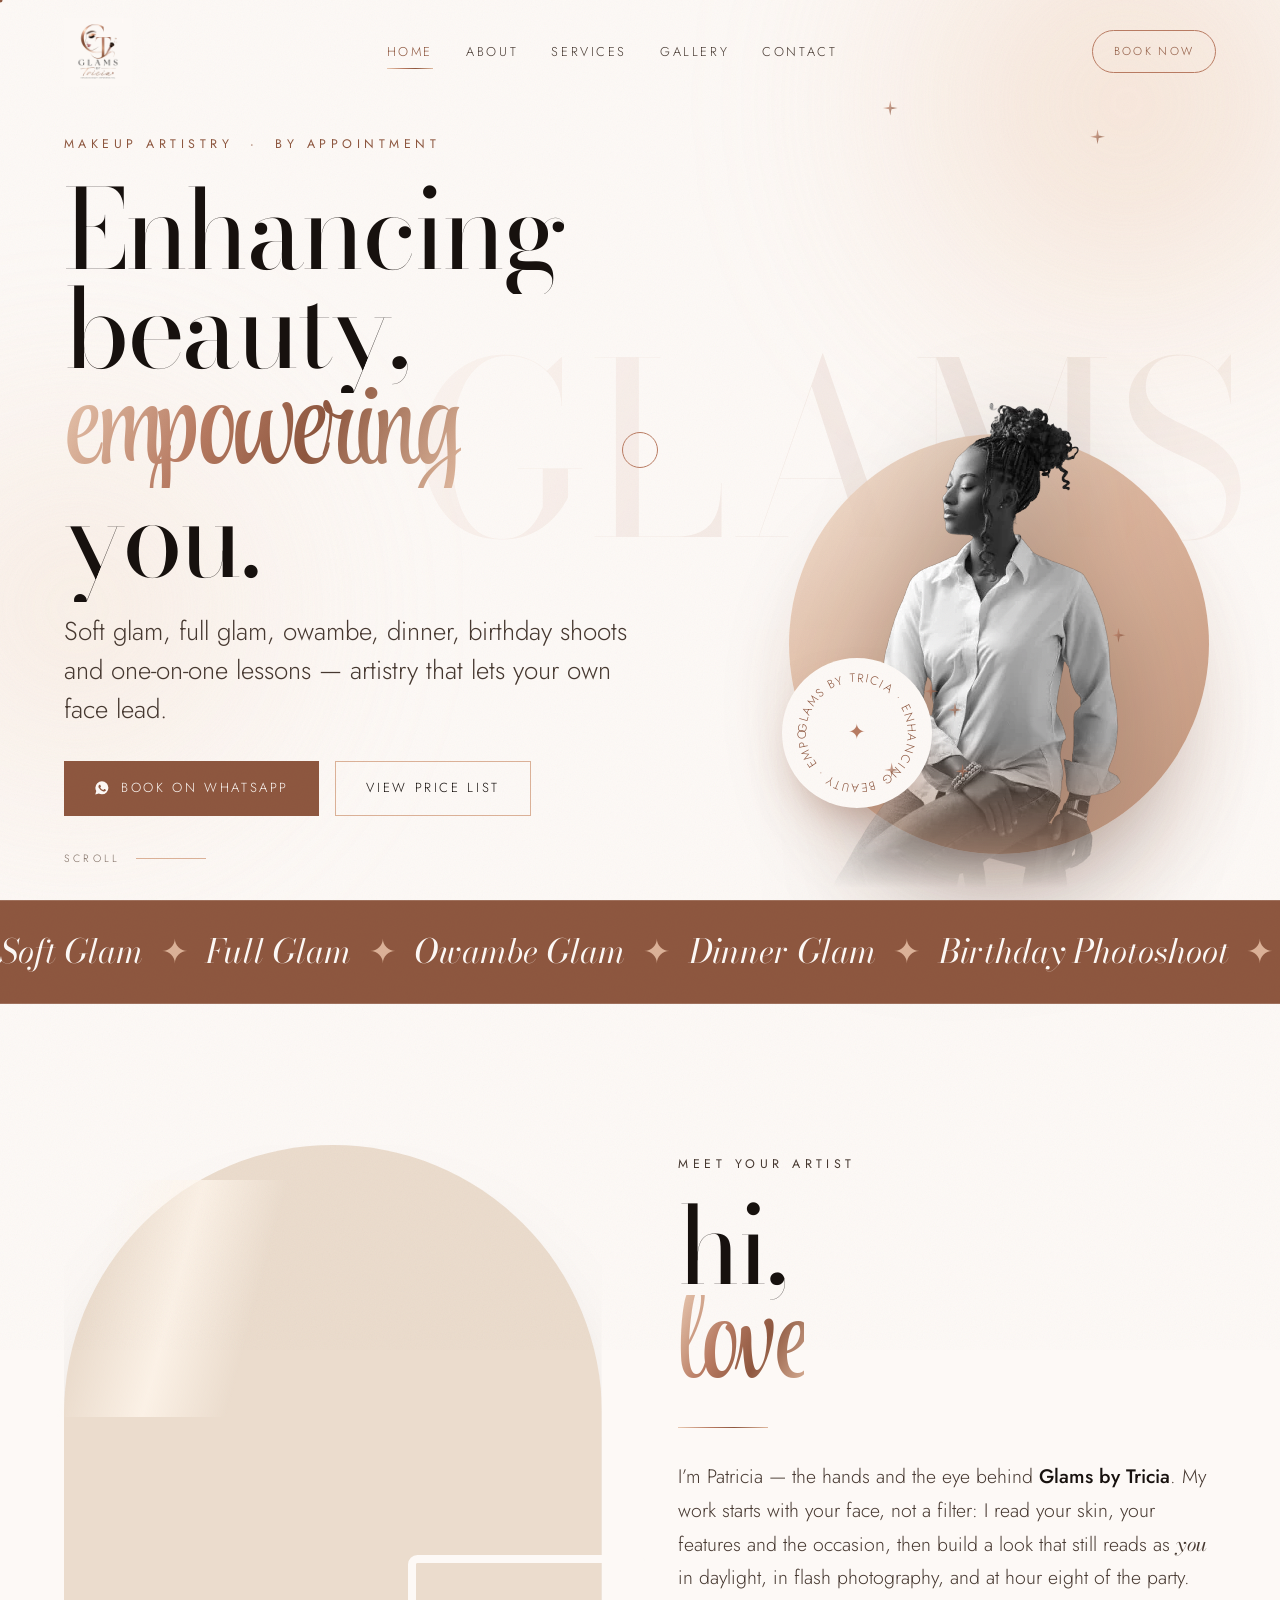
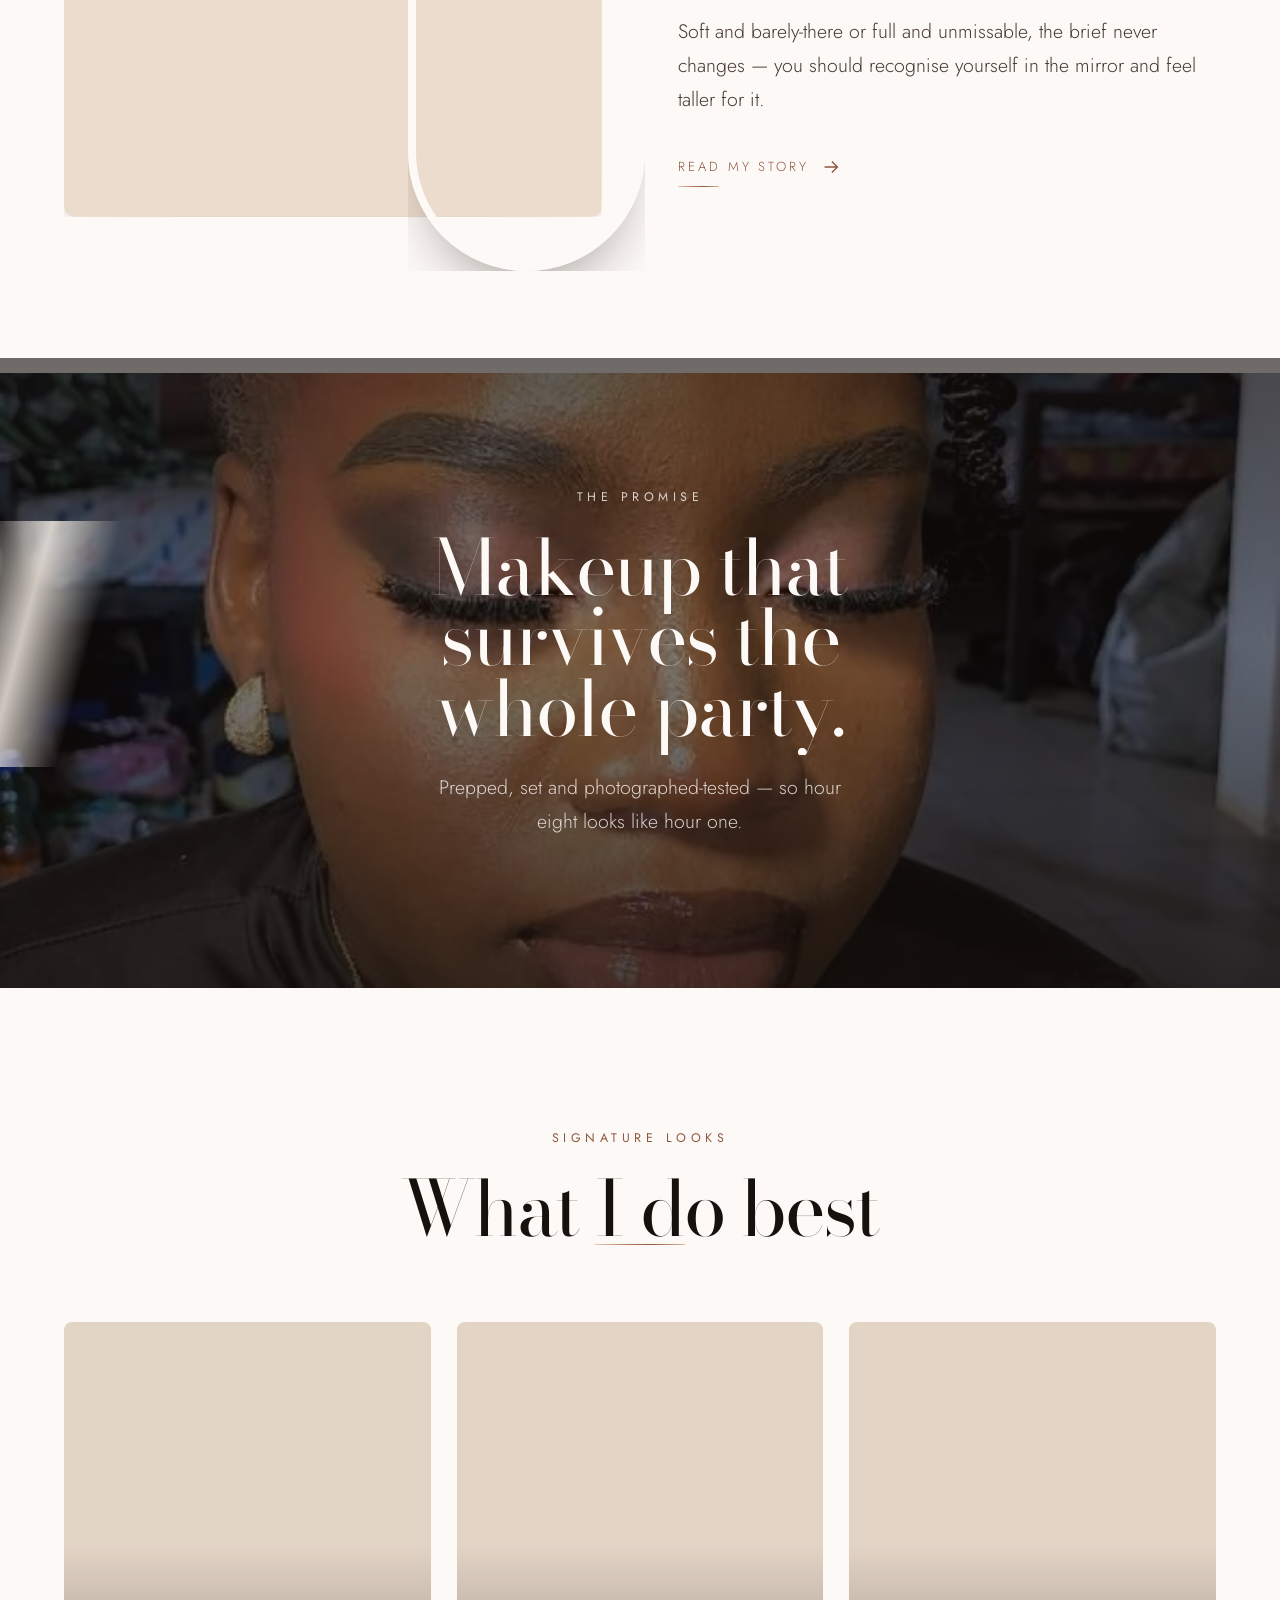
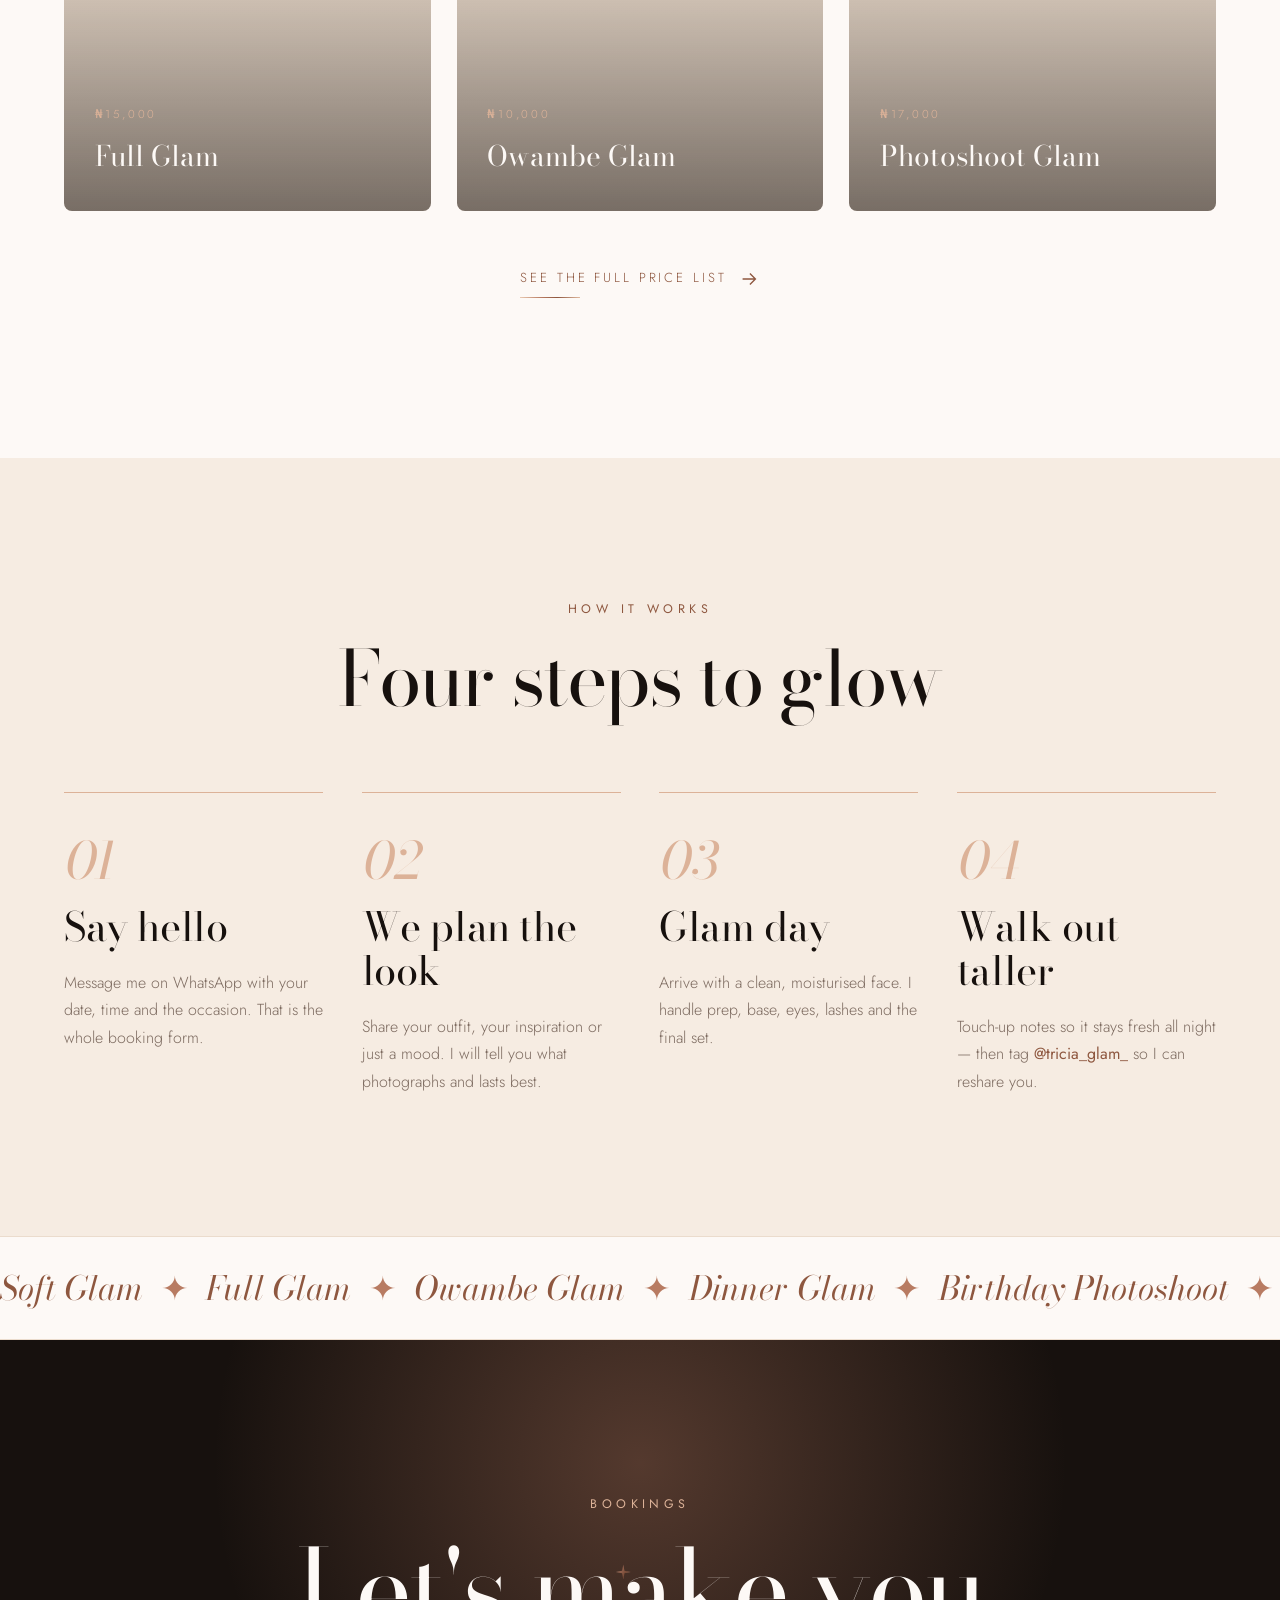
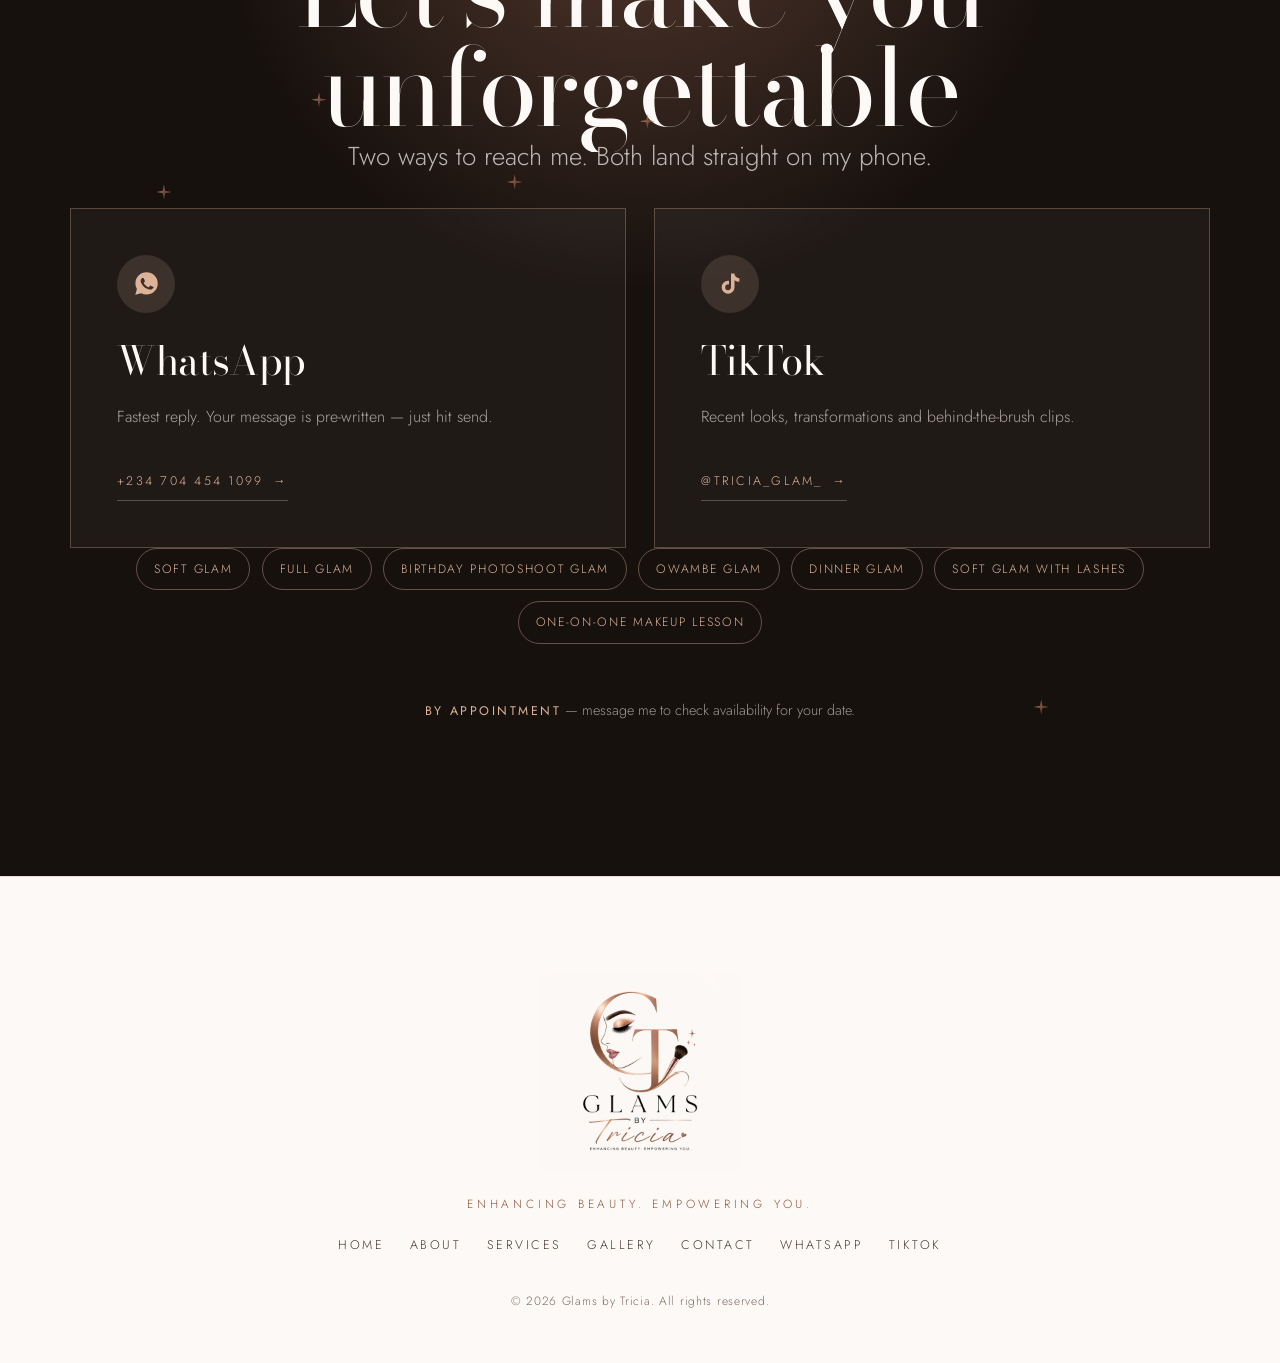
<file: site/index.html>
<!DOCTYPE html>
<html lang="en">
<head>
<meta charset="UTF-8" />
<meta name="viewport" content="width=device-width, initial-scale=1" />
<title>Glams by Tricia — Enhancing Beauty. Empowering You.</title>
<meta name="description" content="Glams by Tricia — professional makeup artistry. Soft glam, full glam, owambe, birthday shoots, dinner glam and one-on-one lessons. Book instantly on WhatsApp." />
<meta name="theme-color" content="#fdf9f6" />

<meta property="og:type" content="website" />
<meta property="og:title" content="Glams by Tricia — Enhancing Beauty. Empowering You." />
<meta property="og:description" content="Glams by Tricia — professional makeup artistry. Soft glam, full glam, owambe, birthday shoots, dinner glam and one-on-one lessons. Book instantly on WhatsApp." />
<meta property="og:image" content="assets/img/logo.png" />

<link rel="icon" href="assets/img/logo-icon.png" />
<link rel="apple-touch-icon" href="assets/img/logo-icon.png" />

<link rel="preconnect" href="https://fonts.googleapis.com" />
<link rel="preconnect" href="https://fonts.gstatic.com" crossorigin />
<link href="https://fonts.googleapis.com/css2?family=Bodoni+Moda:ital,opsz,wght@0,6..96,400;1,6..96,400&family=Jost:wght@300;400;500&family=Style+Script&display=swap" rel="stylesheet" />
<link rel="stylesheet" href="styles.css" />
<script>document.documentElement.classList.add('js');</script>
</head>
<body data-page="home">

<div class="loader" id="loader" aria-hidden="true">
  <div class="loader__inner">
    <img src="assets/img/logo.webp" alt="" class="loader__logo" width="600" height="600" fetchpriority="high" />
    <div class="loader__bar"><span></span></div>
  </div>
</div>

<div class="curtain" id="curtain" aria-hidden="true"></div>
<div class="progress" id="progress" aria-hidden="true"></div>
<div class="cursor" id="cursor" aria-hidden="true"><span class="cursor__dot"></span><span class="cursor__ring"></span></div>
<div class="grain" aria-hidden="true"></div>
<div class="orb orb--1" aria-hidden="true"></div>
<div class="orb orb--2" aria-hidden="true"></div>

<header class="nav" id="nav">
  <a href="index.html" class="nav__brand" aria-label="Glams by Tricia — home">
    <img src="assets/img/logo.webp" alt="Glams by Tricia" width="600" height="600" />
  </a>

  <nav class="nav__links" aria-label="Primary">
    <a href="index.html" aria-current="page"><span>Home</span></a>
    <a href="about.html"><span>About</span></a>
    <a href="services.html"><span>Services</span></a>
    <a href="gallery.html"><span>Gallery</span></a>
    <a href="contact.html"><span>Contact</span></a>
  </nav>

  <a class="btn btn--pill nav__cta" href="https://wa.me/2347044541099?text=Hi%20Patricia%2C%20I%20will%20like%20to%20book%20your%20service" target="_blank" rel="noopener">Book Now</a>

  <button class="burger" id="burger" aria-label="Open menu" aria-expanded="false" aria-controls="mobileMenu">
    <span></span><span></span>
  </button>
</header>

<div class="menu" id="mobileMenu" aria-hidden="true">
  <nav class="menu__links" aria-label="Mobile">
    <a href="index.html"><em>01</em> Home</a>
    <a href="about.html"><em>02</em> About</a>
    <a href="services.html"><em>03</em> Services</a>
    <a href="gallery.html"><em>04</em> Gallery</a>
    <a href="contact.html"><em>05</em> Contact</a>
  </nav>
  <div class="menu__foot">
    <a href="https://wa.me/2347044541099?text=Hi%20Patricia%2C%20I%20will%20like%20to%20book%20your%20service" target="_blank" rel="noopener">WhatsApp</a>
    <a href="https://www.tiktok.com/@tricia_glam_?_r=1&amp;_t=ZS-99Aao37eI20" target="_blank" rel="noopener">TikTok</a>
  </div>
</div>

<main>

<section class="hero" data-sparkle="7">
  <span class="hero__ghost" aria-hidden="true">GLAMS</span>

  <div class="hero__type">
    <p class="eyebrow reveal">Makeup Artistry &nbsp;&#183;&nbsp; By Appointment</p>

    <h1 class="hero__title">
      <span class="split" data-split="Enhancing|beauty,">Enhancing beauty,</span>
      <span class="wsplit script" data-base="480">empowering</span>
      <span class="split" data-base="640">you.</span>
    </h1>

    <p class="lede hero__lede reveal" data-d="9">
      Soft glam, full glam, owambe, dinner, birthday shoots and one-on-one lessons &mdash;
      artistry that lets your own face lead.
    </p>

    <div class="hero__actions reveal" data-d="10">
      <a class="btn btn--solid" data-magnet href="https://wa.me/2347044541099?text=Hi%20Patricia%2C%20I%20will%20like%20to%20book%20your%20service" target="_blank" rel="noopener">
        <svg viewBox="0 0 24 24" aria-hidden="true" class="ico"><path fill="currentColor" d="M12.04 2A9.9 9.9 0 0 0 2.1 11.9a9.8 9.8 0 0 0 1.36 4.98L2 22l5.28-1.38a9.9 9.9 0 0 0 4.76 1.21h.01A9.9 9.9 0 0 0 22 11.93 9.9 9.9 0 0 0 12.04 2Zm5.8 14.06c-.24.68-1.42 1.32-1.95 1.36-.5.05-.98.23-3.3-.69-2.78-1.1-4.54-3.95-4.68-4.13-.13-.18-1.11-1.48-1.11-2.82 0-1.34.7-2 .95-2.27.25-.27.54-.34.72-.34h.52c.17 0 .4-.06.62.48.24.57.8 1.98.87 2.12.07.14.12.3.02.48-.1.18-.15.3-.29.46-.15.17-.31.38-.44.5-.15.15-.3.31-.13.6.17.3.75 1.24 1.62 2 1.11.99 2.05 1.3 2.34 1.45.29.15.46.13.63-.08.17-.2.72-.84.91-1.13.19-.29.38-.24.64-.14.26.1 1.66.79 1.95.93.28.14.47.21.54.33.07.12.07.7-.17 1.38Z"/></svg> Book on WhatsApp
      </a>
      <a class="btn btn--ghost" data-magnet href="services.html"><span>View price list</span></a>
    </div>
  </div>

  <div class="hero__visual">
    <span class="hero__disc" aria-hidden="true"></span>
    <img src="assets/img/cut-04-fade.webp" alt="Patricia, the makeup artist behind Glams by Tricia, in a black and white portrait" class="hero__cut" width="434" height="575" fetchpriority="high" />
    <div class="hero__badge" aria-hidden="true">
      <svg viewBox="0 0 100 100">
        <defs><path id="circ" d="M50,50 m-34,0 a34,34 0 1,1 68,0 a34,34 0 1,1 -68,0"/></defs>
        <text><textPath href="#circ">GLAMS BY TRICIA &#183; ENHANCING BEAUTY &#183; EMPOWERING YOU &#183; </textPath></text>
      </svg>
      <i>&#10022;</i>
    </div>
  </div>

  <a href="#intro" class="scroller" aria-label="Scroll down"><span>Scroll</span><i></i></a>
</section>

<div class="marquee" aria-hidden="true">
  <div class="marquee__track"><span>Soft Glam <b>&#10022;</b> Full Glam <b>&#10022;</b> Owambe Glam <b>&#10022;</b> Dinner Glam <b>&#10022;</b> Birthday Photoshoot <b>&#10022;</b> Lashes <b>&#10022;</b> One-on-One Lessons <b>&#10022;</b> </span><span>Soft Glam <b>&#10022;</b> Full Glam <b>&#10022;</b> Owambe Glam <b>&#10022;</b> Dinner Glam <b>&#10022;</b> Birthday Photoshoot <b>&#10022;</b> Lashes <b>&#10022;</b> One-on-One Lessons <b>&#10022;</b> </span></div>
</div>

<section class="sec" id="intro">
  <div class="feature">
    <div class="feature__media">
      <div class="feature__frame mask zoom">
        <img src="assets/img/tricia-02.webp" alt="Patricia in the studio" data-parallax="0.05" data-scale="1.12" width="1170" height="1552" loading="lazy" decoding="async" />
      </div>
      <div class="feature__inset mask" data-d="2">
        <img src="assets/img/bg-bridal.webp" alt="A soft bridal glam being finished" width="1800" height="1200" loading="lazy" decoding="async" />
      </div>
    </div>

    <div class="feature__body">
      <p class="eyebrow reveal">Meet your artist</p>
      <h2 class="display h1 shimmer" style="margin:0 0 .25em">
        <span class="split" data-split="hi,">hi,</span>
        <span class="wsplit script" data-base="300">love</span>
      </h2>
      <span class="rule"></span>
      <p class="reveal" data-d="1">
        I&rsquo;m Patricia &mdash; the hands and the eye behind <strong>Glams by Tricia</strong>. My work starts
        with your face, not a filter: I read your skin, your features and the occasion, then build a look
        that still reads as <em>you</em> in daylight, in flash photography, and at hour eight of the party.
      </p>
      <p class="reveal" data-d="2">
        Soft and barely-there or full and unmissable, the brief never changes &mdash; you should recognise
        yourself in the mirror and feel taller for it.
      </p>
      <p class="reveal" data-d="3" style="margin-top:2rem">
        <a class="tlink" href="about.html">Read my story <svg viewBox="0 0 24 24" aria-hidden="true"><path fill="none" stroke="currentColor" stroke-width="1.5" d="M5 12h14m-6-6 6 6-6 6"/></svg></a>
      </p>
    </div>
  </div>
</section>

<section class="band">
  <div class="band__bg" data-parallax="-0.12" style="background-image:url('assets/img/look-closeup.webp');background-position:50% 55%"></div>
  <div class="band__inner band__inner--wide">
    <p class="eyebrow eyebrow--light reveal">The promise</p>
    <h2 class="display h2 split shimmer" data-split="Makeup that|survives the|whole party.">Makeup that survives the whole party.</h2>
    <p class="reveal" data-d="6">Prepped, set and photographed-tested &mdash; so hour eight looks like hour one.</p>
  </div>
</section>

<section class="sec">
  <div class="sec-head sec-head--center">
    <p class="eyebrow reveal">Signature looks</p>
    <h2 class="display h2 split shimmer" data-split="What I do best">What I do best</h2>
    <span class="rule"></span>
  </div>

  <div class="looks">
    <a class="look mask" href="services.html">
      <img src="assets/img/look-full-glam.webp" alt="A bold full glam look" width="1100" height="1650" loading="lazy" decoding="async" />
      <span class="look__cap"><i>&#8358;15,000</i><span>Full Glam</span><em>Sculpted, dramatic and built for the camera.</em></span>
    </a>
    <a class="look mask" data-d="1" href="services.html">
      <img src="assets/img/look-owambe.webp" alt="An owambe look with gele and gold jewellery" width="1100" height="1956" loading="lazy" decoding="async" />
      <span class="look__cap"><i>&#8358;10,000</i><span>Owambe Glam</span><em>Gele-ready and set to last all celebration.</em></span>
    </a>
    <a class="look mask" data-d="2" href="services.html">
      <img src="assets/img/look-graduation.webp" alt="A studio portrait with a polished glam finish" width="1024" height="1280" loading="lazy" decoding="async" />
      <span class="look__cap"><i>&#8358;17,000</i><span>Photoshoot Glam</span><em>Flash-tested, shine-controlled, studio ready.</em></span>
    </a>
  </div>

  <p style="text-align:center;margin-top:3rem" class="reveal">
    <a class="tlink" href="services.html">See the full price list <svg viewBox="0 0 24 24" aria-hidden="true"><path fill="none" stroke="currentColor" stroke-width="1.5" d="M5 12h14m-6-6 6 6-6 6"/></svg></a>
  </p>
</section>

<section class="sec" style="background:var(--cream-2)">
  <div class="sec-head sec-head--center">
    <p class="eyebrow reveal">How it works</p>
    <h2 class="display h2 split shimmer" data-split="Four steps to glow">Four steps to glow</h2>
  </div>

  <div class="steps">
    <article class="step reveal"><span class="step__no">01</span><h3 class="h3">Say hello</h3>
      <p>Message me on WhatsApp with your date, time and the occasion. That is the whole booking form.</p></article>
    <article class="step reveal" data-d="1"><span class="step__no">02</span><h3 class="h3">We plan the look</h3>
      <p>Share your outfit, your inspiration or just a mood. I will tell you what photographs and lasts best.</p></article>
    <article class="step reveal" data-d="2"><span class="step__no">03</span><h3 class="h3">Glam day</h3>
      <p>Arrive with a clean, moisturised face. I handle prep, base, eyes, lashes and the final set.</p></article>
    <article class="step reveal" data-d="3"><span class="step__no">04</span><h3 class="h3">Walk out taller</h3>
      <p>Touch-up notes so it stays fresh all night &mdash; then tag <b>@tricia_glam_</b> so I can reshare you.</p></article>
  </div>
</section>

<div class="marquee marquee--light marquee--rev" aria-hidden="true">
  <div class="marquee__track"><span>Soft Glam <b>&#10022;</b> Full Glam <b>&#10022;</b> Owambe Glam <b>&#10022;</b> Dinner Glam <b>&#10022;</b> Birthday Photoshoot <b>&#10022;</b> Lashes <b>&#10022;</b> One-on-One Lessons <b>&#10022;</b> </span><span>Soft Glam <b>&#10022;</b> Full Glam <b>&#10022;</b> Owambe Glam <b>&#10022;</b> Dinner Glam <b>&#10022;</b> Birthday Photoshoot <b>&#10022;</b> Lashes <b>&#10022;</b> One-on-One Lessons <b>&#10022;</b> </span></div>
</div>

<section class="book" id="book" data-sparkle="6">
  <div class="book__inner">
    <p class="eyebrow eyebrow--light reveal">Bookings</p>
    <h2 class="display h1 split shimmer" data-split="Let&#39;s make you|unforgettable" data-d="1">Let's make you unforgettable</h2>
    <p class="lede reveal" data-d="3" style="color:rgba(253,249,246,.7);max-width:46ch;margin-inline:auto">Two ways to reach me. Both land straight on my phone.</p>

    <div class="book__cards">
      <a class="card reveal" data-d="4" href="https://wa.me/2347044541099?text=Hi%20Patricia%2C%20I%20will%20like%20to%20book%20your%20service" target="_blank" rel="noopener">
        <span class="card__ico"><svg viewBox="0 0 24 24" aria-hidden="true"><path fill="currentColor" d="M12.04 2A9.9 9.9 0 0 0 2.1 11.9a9.8 9.8 0 0 0 1.36 4.98L2 22l5.28-1.38a9.9 9.9 0 0 0 4.76 1.21h.01A9.9 9.9 0 0 0 22 11.93 9.9 9.9 0 0 0 12.04 2Zm5.8 14.06c-.24.68-1.42 1.32-1.95 1.36-.5.05-.98.23-3.3-.69-2.78-1.1-4.54-3.95-4.68-4.13-.13-.18-1.11-1.48-1.11-2.82 0-1.34.7-2 .95-2.27.25-.27.54-.34.72-.34h.52c.17 0 .4-.06.62.48.24.57.8 1.98.87 2.12.07.14.12.3.02.48-.1.18-.15.3-.29.46-.15.17-.31.38-.44.5-.15.15-.3.31-.13.6.17.3.75 1.24 1.62 2 1.11.99 2.05 1.3 2.34 1.45.29.15.46.13.63-.08.17-.2.72-.84.91-1.13.19-.29.38-.24.64-.14.26.1 1.66.79 1.95.93.28.14.47.21.54.33.07.12.07.7-.17 1.38Z"/></svg></span>
        <h3 class="h3">WhatsApp</h3>
        <p>Fastest reply. Your message is pre-written — just hit send.</p>
        <span class="card__link">+234 704 454 1099 <i>&#8594;</i></span>
      </a>

      <a class="card reveal" data-d="5" href="https://www.tiktok.com/@tricia_glam_?_r=1&amp;_t=ZS-99Aao37eI20" target="_blank" rel="noopener">
        <span class="card__ico"><svg viewBox="0 0 24 24" aria-hidden="true"><path fill="currentColor" d="M16.6 5.82A4.28 4.28 0 0 1 15.54 3h-3.09v12.4a2.59 2.59 0 0 1-2.59 2.5A2.59 2.59 0 0 1 7.27 15.3a2.59 2.59 0 0 1 3.4-2.45v-3.2a5.72 5.72 0 0 0-.81-.06A5.73 5.73 0 0 0 4.13 15.3 5.73 5.73 0 0 0 9.86 21a5.73 5.73 0 0 0 5.73-5.7V9.01a7.35 7.35 0 0 0 4.28 1.37V7.3a4.29 4.29 0 0 1-3.27-1.48Z"/></svg></span>
        <h3 class="h3">TikTok</h3>
        <p>Recent looks, transformations and behind-the-brush clips.</p>
        <span class="card__link">@tricia_glam_ <i>&#8594;</i></span>
      </a>
    </div>
    <div class="chips reveal" data-d="6">
      <a href="https://wa.me/2347044541099?text=Hi%20Patricia%2C%20I%20will%20like%20to%20book%20the%20Soft%20Glam%20service" target="_blank" rel="noopener">Soft Glam</a>
      <a href="https://wa.me/2347044541099?text=Hi%20Patricia%2C%20I%20will%20like%20to%20book%20the%20Full%20Glam%20service" target="_blank" rel="noopener">Full Glam</a>
      <a href="https://wa.me/2347044541099?text=Hi%20Patricia%2C%20I%20will%20like%20to%20book%20the%20Birthday%20Photo%20Shoot%20Glam%20service" target="_blank" rel="noopener">Birthday Photoshoot Glam</a>
      <a href="https://wa.me/2347044541099?text=Hi%20Patricia%2C%20I%20will%20like%20to%20book%20the%20Owambe%20Glam%20service" target="_blank" rel="noopener">Owambe Glam</a>
      <a href="https://wa.me/2347044541099?text=Hi%20Patricia%2C%20I%20will%20like%20to%20book%20the%20Dinner%20Glam%20service" target="_blank" rel="noopener">Dinner Glam</a>
      <a href="https://wa.me/2347044541099?text=Hi%20Patricia%2C%20I%20will%20like%20to%20book%20the%20Soft%20Glam%20with%20Lashes%20service" target="_blank" rel="noopener">Soft Glam with Lashes</a>
      <a href="https://wa.me/2347044541099?text=Hi%20Patricia%2C%20I%20will%20like%20to%20book%20the%20One-on-One%20Makeup%20Lesson" target="_blank" rel="noopener">One-on-One Makeup Lesson</a>
    </div>

    <p class="book__note reveal" data-d="7"><b>By appointment</b> &mdash; message me to check availability for your date.</p>
  </div>
</section>

</main>

<footer class="foot">
  <img src="assets/img/logo.webp" alt="Glams by Tricia" class="foot__logo reveal" width="600" height="600" loading="lazy" decoding="async" />
  <p class="foot__tag reveal" data-d="1">Enhancing Beauty. Empowering You.</p>
  <nav class="foot__nav reveal" data-d="2" aria-label="Footer">
    <a href="index.html">Home</a>
    <a href="about.html">About</a>
    <a href="services.html">Services</a>
    <a href="gallery.html">Gallery</a>
    <a href="contact.html">Contact</a>
    <a href="https://wa.me/2347044541099?text=Hi%20Patricia%2C%20I%20will%20like%20to%20book%20your%20service" target="_blank" rel="noopener">WhatsApp</a>
    <a href="https://www.tiktok.com/@tricia_glam_?_r=1&amp;_t=ZS-99Aao37eI20" target="_blank" rel="noopener">TikTok</a>
  </nav>
  <p class="foot__copy reveal" data-d="3">&copy; <span class="yr">2026</span> Glams by Tricia. All rights reserved.</p>
</footer>

<a class="fab" id="fab" href="https://wa.me/2347044541099?text=Hi%20Patricia%2C%20I%20will%20like%20to%20book%20your%20service" target="_blank" rel="noopener" aria-label="Book on WhatsApp">
  <svg viewBox="0 0 24 24" aria-hidden="true"><path fill="currentColor" d="M12.04 2A9.9 9.9 0 0 0 2.1 11.9a9.8 9.8 0 0 0 1.36 4.98L2 22l5.28-1.38a9.9 9.9 0 0 0 4.76 1.21h.01A9.9 9.9 0 0 0 22 11.93 9.9 9.9 0 0 0 12.04 2Zm5.8 14.06c-.24.68-1.42 1.32-1.95 1.36-.5.05-.98.23-3.3-.69-2.78-1.1-4.54-3.95-4.68-4.13-.13-.18-1.11-1.48-1.11-2.82 0-1.34.7-2 .95-2.27.25-.27.54-.34.72-.34h.52c.17 0 .4-.06.62.48.24.57.8 1.98.87 2.12.07.14.12.3.02.48-.1.18-.15.3-.29.46-.15.17-.31.38-.44.5-.15.15-.3.31-.13.6.17.3.75 1.24 1.62 2 1.11.99 2.05 1.3 2.34 1.45.29.15.46.13.63-.08.17-.2.72-.84.91-1.13.19-.29.38-.24.64-.14.26.1 1.66.79 1.95.93.28.14.47.21.54.33.07.12.07.7-.17 1.38Z"/></svg><span>Book now</span>
</a>

<script src="script.js"></script>
</body>
</html>
</file>
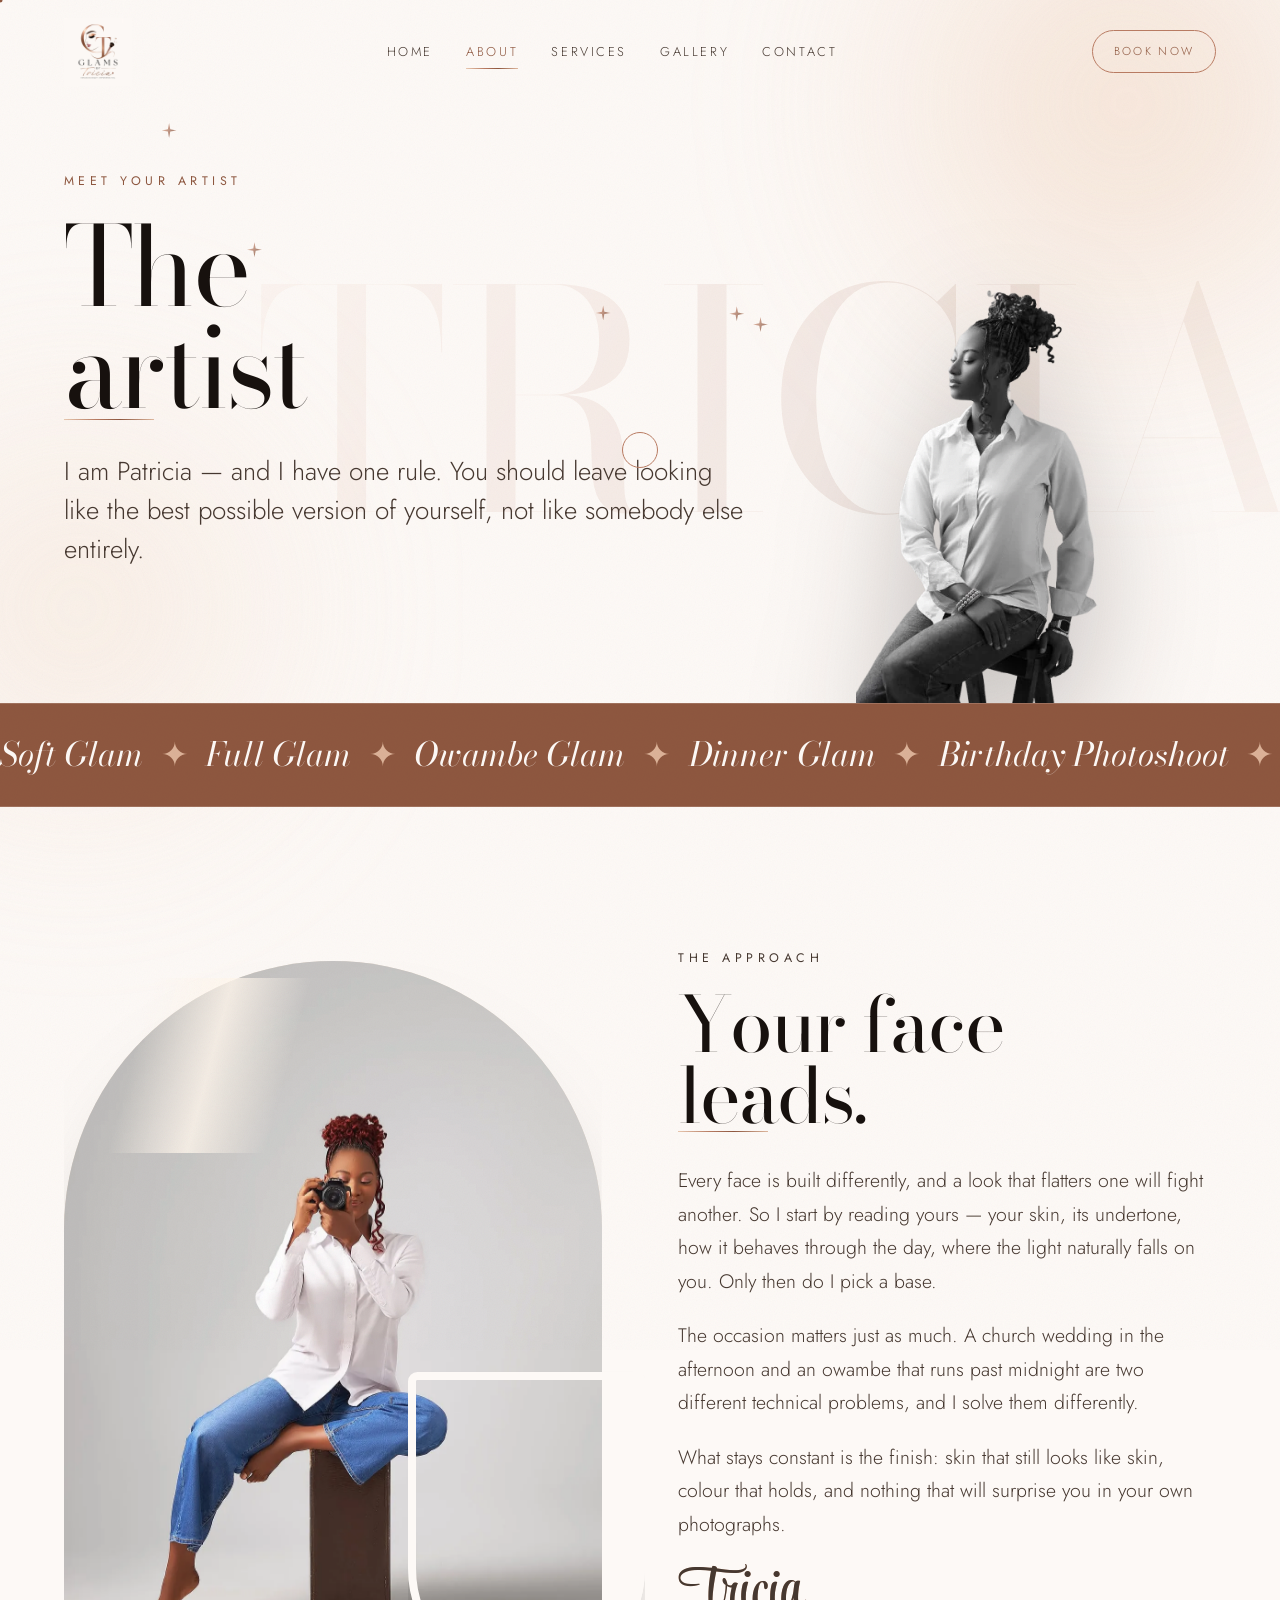
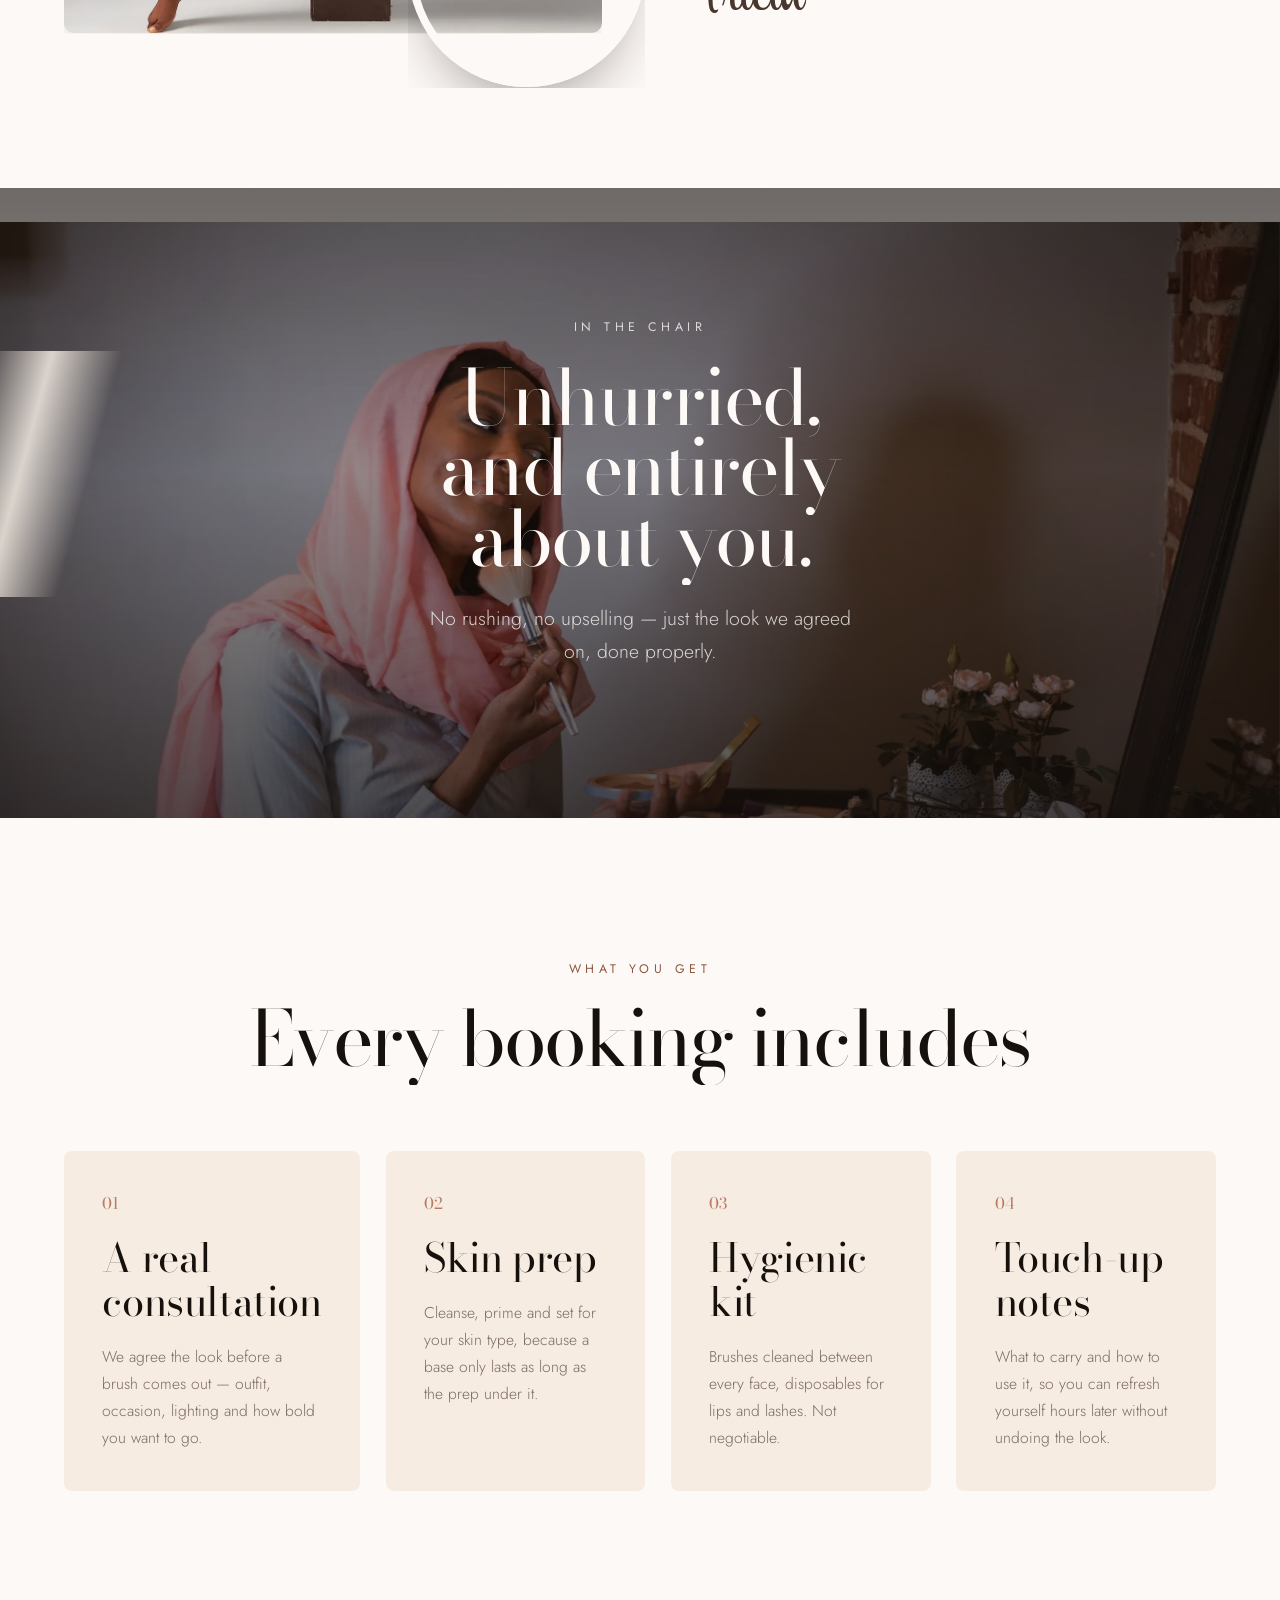
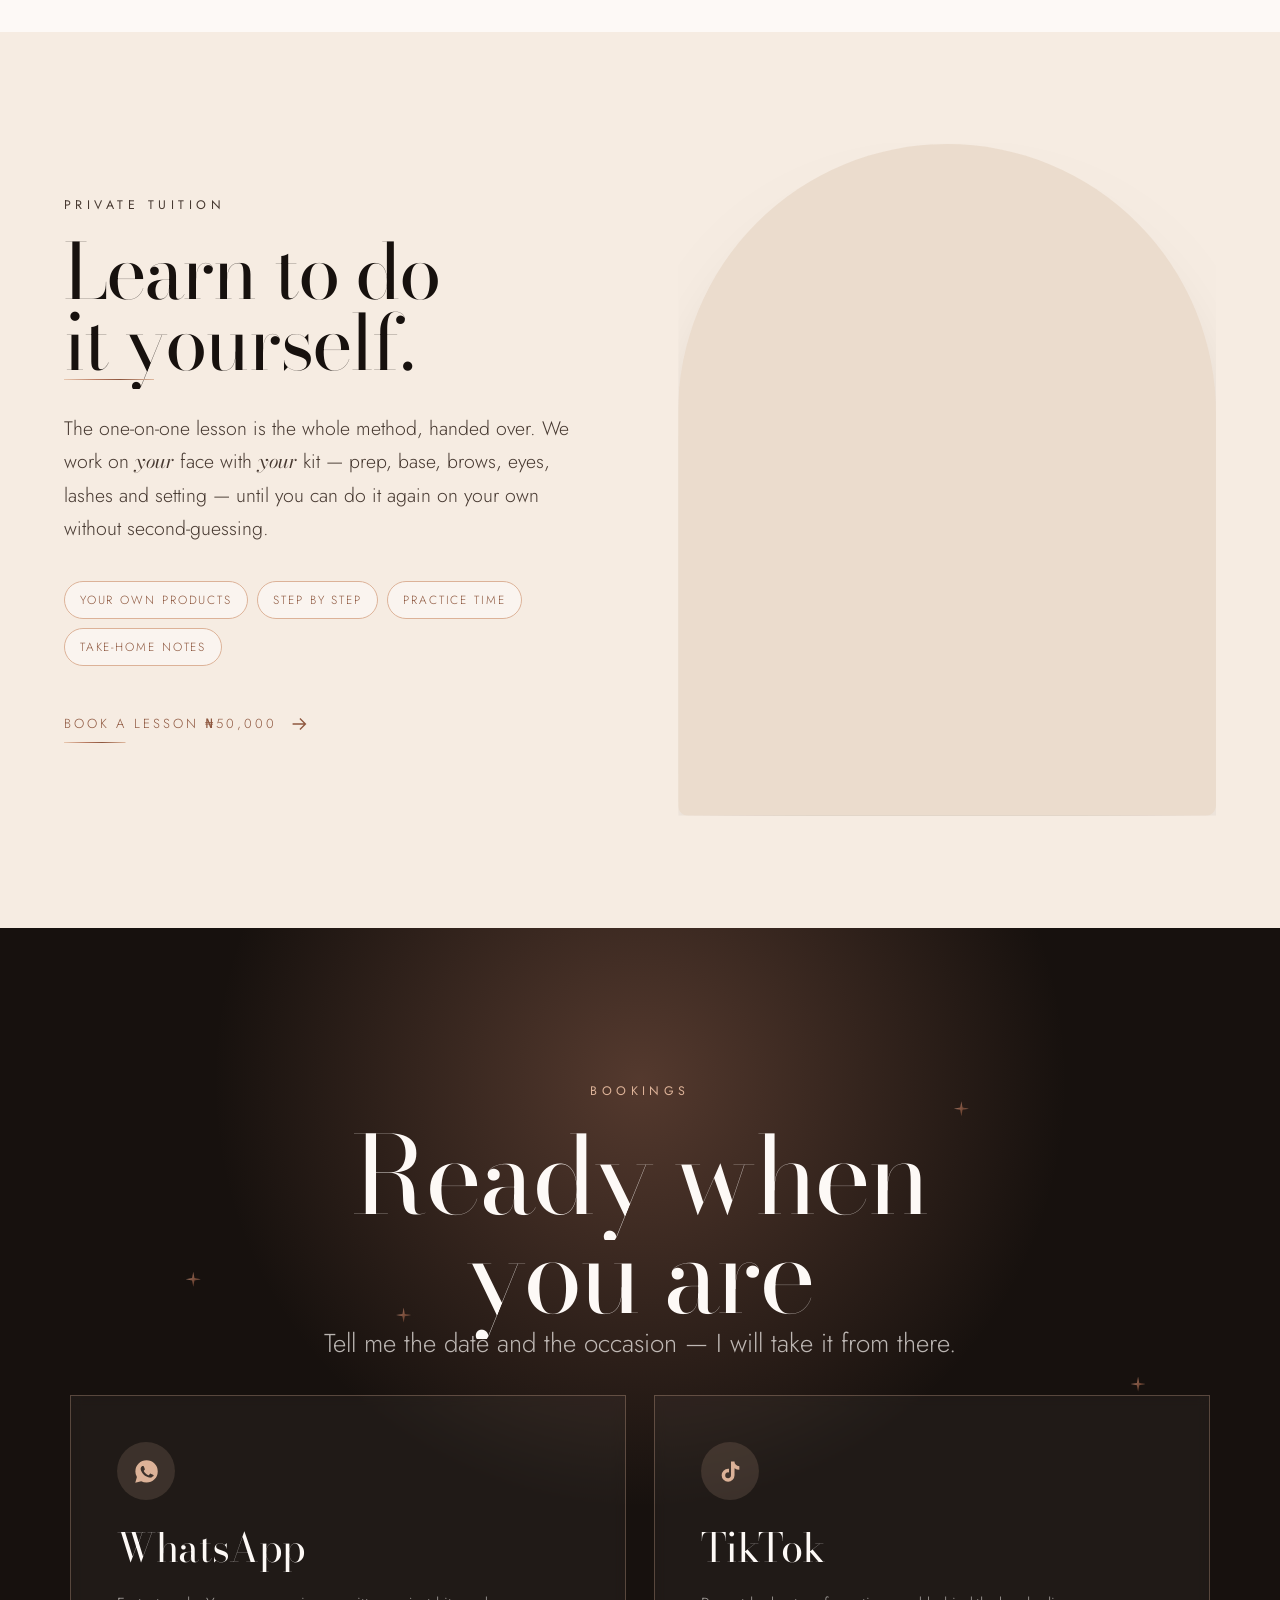
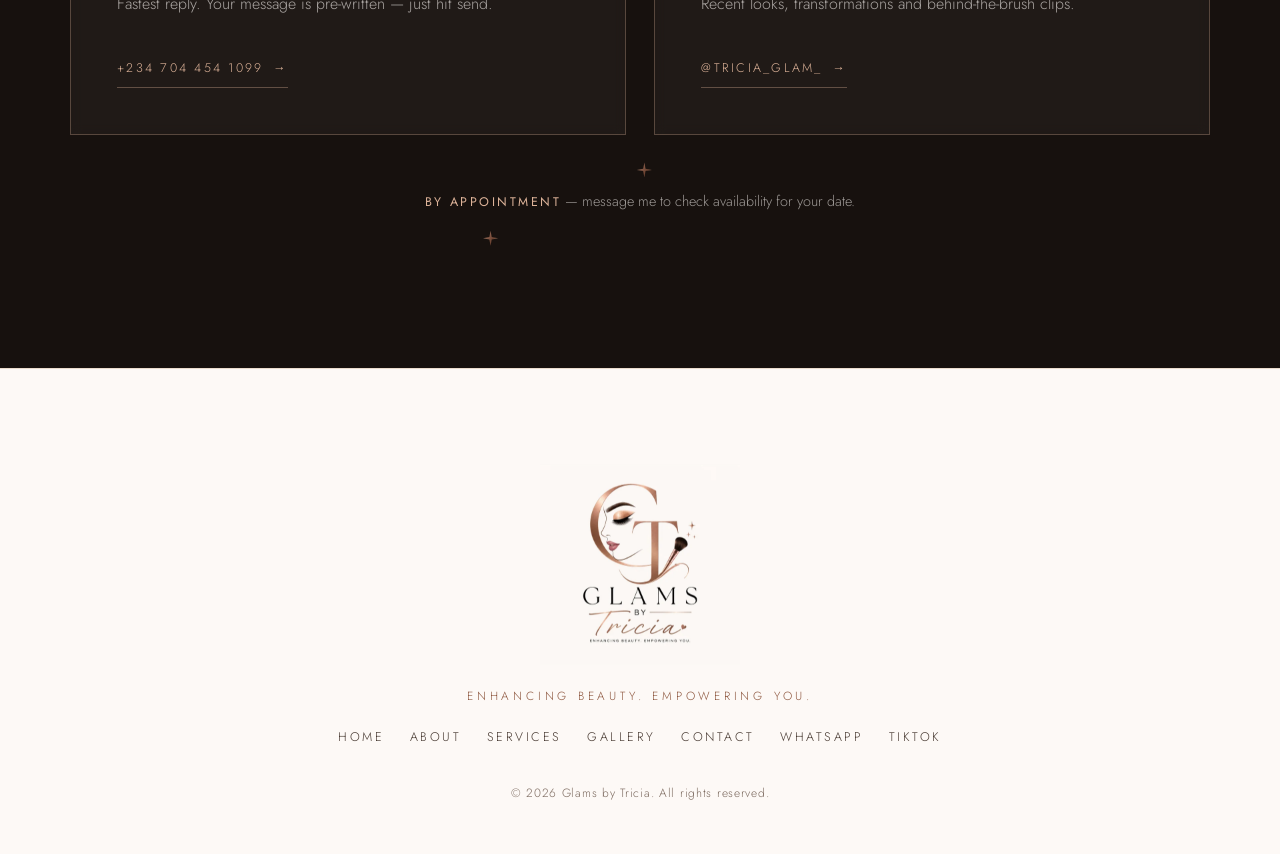
<file: site/about.html>
<!DOCTYPE html>
<html lang="en">
<head>
<meta charset="UTF-8" />
<meta name="viewport" content="width=device-width, initial-scale=1" />
<title>About — Glams by Tricia</title>
<meta name="description" content="Meet Patricia, the makeup artist behind Glams by Tricia — her approach, her method and what to expect in the chair." />
<meta name="theme-color" content="#fdf9f6" />

<meta property="og:type" content="website" />
<meta property="og:title" content="About — Glams by Tricia" />
<meta property="og:description" content="Meet Patricia, the makeup artist behind Glams by Tricia — her approach, her method and what to expect in the chair." />
<meta property="og:image" content="assets/img/logo.png" />

<link rel="icon" href="assets/img/logo-icon.png" />
<link rel="apple-touch-icon" href="assets/img/logo-icon.png" />

<link rel="preconnect" href="https://fonts.googleapis.com" />
<link rel="preconnect" href="https://fonts.gstatic.com" crossorigin />
<link href="https://fonts.googleapis.com/css2?family=Bodoni+Moda:ital,opsz,wght@0,6..96,400;1,6..96,400&family=Jost:wght@300;400;500&family=Style+Script&display=swap" rel="stylesheet" />
<link rel="stylesheet" href="styles.css" />
<script>document.documentElement.classList.add('js');</script>
</head>
<body data-page="about">

<div class="loader" id="loader" aria-hidden="true">
  <div class="loader__inner">
    <img src="assets/img/logo.webp" alt="" class="loader__logo" width="600" height="600" fetchpriority="high" />
    <div class="loader__bar"><span></span></div>
  </div>
</div>

<div class="curtain" id="curtain" aria-hidden="true"></div>
<div class="progress" id="progress" aria-hidden="true"></div>
<div class="cursor" id="cursor" aria-hidden="true"><span class="cursor__dot"></span><span class="cursor__ring"></span></div>
<div class="grain" aria-hidden="true"></div>
<div class="orb orb--1" aria-hidden="true"></div>
<div class="orb orb--2" aria-hidden="true"></div>

<header class="nav" id="nav">
  <a href="index.html" class="nav__brand" aria-label="Glams by Tricia — home">
    <img src="assets/img/logo.webp" alt="Glams by Tricia" width="600" height="600" />
  </a>

  <nav class="nav__links" aria-label="Primary">
    <a href="index.html"><span>Home</span></a>
    <a href="about.html" aria-current="page"><span>About</span></a>
    <a href="services.html"><span>Services</span></a>
    <a href="gallery.html"><span>Gallery</span></a>
    <a href="contact.html"><span>Contact</span></a>
  </nav>

  <a class="btn btn--pill nav__cta" href="https://wa.me/2347044541099?text=Hi%20Patricia%2C%20I%20will%20like%20to%20book%20your%20service" target="_blank" rel="noopener">Book Now</a>

  <button class="burger" id="burger" aria-label="Open menu" aria-expanded="false" aria-controls="mobileMenu">
    <span></span><span></span>
  </button>
</header>

<div class="menu" id="mobileMenu" aria-hidden="true">
  <nav class="menu__links" aria-label="Mobile">
    <a href="index.html"><em>01</em> Home</a>
    <a href="about.html"><em>02</em> About</a>
    <a href="services.html"><em>03</em> Services</a>
    <a href="gallery.html"><em>04</em> Gallery</a>
    <a href="contact.html"><em>05</em> Contact</a>
  </nav>
  <div class="menu__foot">
    <a href="https://wa.me/2347044541099?text=Hi%20Patricia%2C%20I%20will%20like%20to%20book%20your%20service" target="_blank" rel="noopener">WhatsApp</a>
    <a href="https://www.tiktok.com/@tricia_glam_?_r=1&amp;_t=ZS-99Aao37eI20" target="_blank" rel="noopener">TikTok</a>
  </div>
</div>

<main>

<header class="phead" data-sparkle="5">
  <span class="phead__ghost" aria-hidden="true">TRICIA</span>
  <p class="eyebrow reveal">Meet your artist</p>
  <h1 class="display phead__title split shimmer" data-split="The|artist">The artist</h1>
  <span class="rule"></span>
  <p class="lede phead__lede reveal" data-d="2">
    I am Patricia &mdash; and I have one rule. You should leave looking like the best possible version
    of yourself, not like somebody else entirely.
  </p>
  <img src="assets/img/cut-04.webp" alt="Portrait of Patricia" class="phead__cut" width="434" height="575" />
</header>

<div class="marquee" aria-hidden="true">
  <div class="marquee__track"><span>Soft Glam <b>&#10022;</b> Full Glam <b>&#10022;</b> Owambe Glam <b>&#10022;</b> Dinner Glam <b>&#10022;</b> Birthday Photoshoot <b>&#10022;</b> Lashes <b>&#10022;</b> One-on-One Lessons <b>&#10022;</b> </span><span>Soft Glam <b>&#10022;</b> Full Glam <b>&#10022;</b> Owambe Glam <b>&#10022;</b> Dinner Glam <b>&#10022;</b> Birthday Photoshoot <b>&#10022;</b> Lashes <b>&#10022;</b> One-on-One Lessons <b>&#10022;</b> </span></div>
</div>

<section class="sec">
  <div class="feature">
    <div class="feature__media">
      <div class="feature__frame mask zoom">
        <img src="assets/img/tricia-01.webp" alt="Patricia holding a camera in the studio" data-parallax="0.05" data-scale="1.12" width="1170" height="1552" loading="lazy" decoding="async" />
      </div>
      <div class="feature__inset mask" data-d="2">
        <img src="assets/img/look-teaching.webp" alt="Makeup being applied with a brush" width="1400" height="933" loading="lazy" decoding="async" />
      </div>
    </div>

    <div class="feature__body">
      <p class="eyebrow reveal">The approach</p>
      <h2 class="display h2 split shimmer" data-split="Your face|leads.">Your face leads.</h2>
      <span class="rule"></span>
      <p class="reveal" data-d="1">
        Every face is built differently, and a look that flatters one will fight another. So I start by
        reading yours &mdash; your skin, its undertone, how it behaves through the day, where the light
        naturally falls on you. Only then do I pick a base.
      </p>
      <p class="reveal" data-d="2">
        The occasion matters just as much. A church wedding in the afternoon and an owambe that runs past
        midnight are two different technical problems, and I solve them differently.
      </p>
      <p class="reveal" data-d="3">
        What stays constant is the finish: skin that still looks like skin, colour that holds, and nothing
        that will surprise you in your own photographs.
      </p>
      <p class="signature">Tricia</p>
    </div>
  </div>
</section>

<section class="band">
  <div class="band__bg" data-parallax="-0.12" style="background-image:url('assets/img/bg-studio.webp')"></div>
  <div class="band__inner band__inner--wide">
    <p class="eyebrow eyebrow--light reveal">In the chair</p>
    <h2 class="display h2 split shimmer" data-split="Unhurried,|and entirely|about you.">Unhurried, and entirely about you.</h2>
    <p class="reveal" data-d="8">No rushing, no upselling &mdash; just the look we agreed on, done properly.</p>
  </div>
</section>

<section class="sec">
  <div class="sec-head sec-head--center">
    <p class="eyebrow reveal">What you get</p>
    <h2 class="display h2 split shimmer" data-split="Every booking includes">Every booking includes</h2>
  </div>

  <div class="values">
    <article class="value reveal"><i>01</i><h3 class="h3">A real consultation</h3>
      <p>We agree the look before a brush comes out &mdash; outfit, occasion, lighting and how bold you want to go.</p></article>
    <article class="value reveal" data-d="1"><i>02</i><h3 class="h3">Skin prep</h3>
      <p>Cleanse, prime and set for your skin type, because a base only lasts as long as the prep under it.</p></article>
    <article class="value reveal" data-d="2"><i>03</i><h3 class="h3">Hygienic kit</h3>
      <p>Brushes cleaned between every face, disposables for lips and lashes. Not negotiable.</p></article>
    <article class="value reveal" data-d="3"><i>04</i><h3 class="h3">Touch-up notes</h3>
      <p>What to carry and how to use it, so you can refresh yourself hours later without undoing the look.</p></article>
  </div>
</section>

<section class="sec" style="background:var(--cream-2);padding-top:0;padding-bottom:0">
  <div class="feature feature--flip" style="padding-block:clamp(4rem,9vw,7rem)">
    <div class="feature__media">
      <div class="feature__frame mask zoom">
        <img src="assets/img/look-lesson.webp" alt="A one-on-one makeup lesson in progress" data-parallax="0.05" data-scale="1.12" width="1400" height="933" loading="lazy" decoding="async" />
      </div>
    </div>
    <div class="feature__body">
      <p class="eyebrow reveal">Private tuition</p>
      <h2 class="display h2 split shimmer" data-split="Learn to do|it yourself.">Learn to do it yourself.</h2>
      <span class="rule"></span>
      <p class="reveal" data-d="1">
        The one-on-one lesson is the whole method, handed over. We work on <em>your</em> face with
        <em>your</em> kit &mdash; prep, base, brows, eyes, lashes and setting &mdash; until you can do it
        again on your own without second-guessing.
      </p>
      <ul class="pills reveal" data-d="2">
        <li>Your own products</li><li>Step by step</li><li>Practice time</li><li>Take-home notes</li>
      </ul>
      <p class="reveal" data-d="3" style="margin-top:2.4rem">
        <a class="tlink" href="https://wa.me/2347044541099?text=Hi%20Patricia%2C%20I%20will%20like%20to%20book%20the%20One-on-One%20Makeup%20Lesson" target="_blank" rel="noopener">Book a lesson &#8358;50,000 <svg viewBox="0 0 24 24" aria-hidden="true"><path fill="none" stroke="currentColor" stroke-width="1.5" d="M5 12h14m-6-6 6 6-6 6"/></svg></a>
      </p>
    </div>
  </div>
</section>

<section class="book" id="book" data-sparkle="6">
  <div class="book__inner">
    <p class="eyebrow eyebrow--light reveal">Bookings</p>
    <h2 class="display h1 split shimmer" data-split="Ready when|you are" data-d="1">Ready when you are</h2>
    <p class="lede reveal" data-d="3" style="color:rgba(253,249,246,.7);max-width:46ch;margin-inline:auto">Tell me the date and the occasion — I will take it from there.</p>

    <div class="book__cards">
      <a class="card reveal" data-d="4" href="https://wa.me/2347044541099?text=Hi%20Patricia%2C%20I%20will%20like%20to%20book%20your%20service" target="_blank" rel="noopener">
        <span class="card__ico"><svg viewBox="0 0 24 24" aria-hidden="true"><path fill="currentColor" d="M12.04 2A9.9 9.9 0 0 0 2.1 11.9a9.8 9.8 0 0 0 1.36 4.98L2 22l5.28-1.38a9.9 9.9 0 0 0 4.76 1.21h.01A9.9 9.9 0 0 0 22 11.93 9.9 9.9 0 0 0 12.04 2Zm5.8 14.06c-.24.68-1.42 1.32-1.95 1.36-.5.05-.98.23-3.3-.69-2.78-1.1-4.54-3.95-4.68-4.13-.13-.18-1.11-1.48-1.11-2.82 0-1.34.7-2 .95-2.27.25-.27.54-.34.72-.34h.52c.17 0 .4-.06.62.48.24.57.8 1.98.87 2.12.07.14.12.3.02.48-.1.18-.15.3-.29.46-.15.17-.31.38-.44.5-.15.15-.3.31-.13.6.17.3.75 1.24 1.62 2 1.11.99 2.05 1.3 2.34 1.45.29.15.46.13.63-.08.17-.2.72-.84.91-1.13.19-.29.38-.24.64-.14.26.1 1.66.79 1.95.93.28.14.47.21.54.33.07.12.07.7-.17 1.38Z"/></svg></span>
        <h3 class="h3">WhatsApp</h3>
        <p>Fastest reply. Your message is pre-written — just hit send.</p>
        <span class="card__link">+234 704 454 1099 <i>&#8594;</i></span>
      </a>

      <a class="card reveal" data-d="5" href="https://www.tiktok.com/@tricia_glam_?_r=1&amp;_t=ZS-99Aao37eI20" target="_blank" rel="noopener">
        <span class="card__ico"><svg viewBox="0 0 24 24" aria-hidden="true"><path fill="currentColor" d="M16.6 5.82A4.28 4.28 0 0 1 15.54 3h-3.09v12.4a2.59 2.59 0 0 1-2.59 2.5A2.59 2.59 0 0 1 7.27 15.3a2.59 2.59 0 0 1 3.4-2.45v-3.2a5.72 5.72 0 0 0-.81-.06A5.73 5.73 0 0 0 4.13 15.3 5.73 5.73 0 0 0 9.86 21a5.73 5.73 0 0 0 5.73-5.7V9.01a7.35 7.35 0 0 0 4.28 1.37V7.3a4.29 4.29 0 0 1-3.27-1.48Z"/></svg></span>
        <h3 class="h3">TikTok</h3>
        <p>Recent looks, transformations and behind-the-brush clips.</p>
        <span class="card__link">@tricia_glam_ <i>&#8594;</i></span>
      </a>
    </div>

    <p class="book__note reveal" data-d="7"><b>By appointment</b> &mdash; message me to check availability for your date.</p>
  </div>
</section>

</main>

<footer class="foot">
  <img src="assets/img/logo.webp" alt="Glams by Tricia" class="foot__logo reveal" width="600" height="600" loading="lazy" decoding="async" />
  <p class="foot__tag reveal" data-d="1">Enhancing Beauty. Empowering You.</p>
  <nav class="foot__nav reveal" data-d="2" aria-label="Footer">
    <a href="index.html">Home</a>
    <a href="about.html">About</a>
    <a href="services.html">Services</a>
    <a href="gallery.html">Gallery</a>
    <a href="contact.html">Contact</a>
    <a href="https://wa.me/2347044541099?text=Hi%20Patricia%2C%20I%20will%20like%20to%20book%20your%20service" target="_blank" rel="noopener">WhatsApp</a>
    <a href="https://www.tiktok.com/@tricia_glam_?_r=1&amp;_t=ZS-99Aao37eI20" target="_blank" rel="noopener">TikTok</a>
  </nav>
  <p class="foot__copy reveal" data-d="3">&copy; <span class="yr">2026</span> Glams by Tricia. All rights reserved.</p>
</footer>

<a class="fab" id="fab" href="https://wa.me/2347044541099?text=Hi%20Patricia%2C%20I%20will%20like%20to%20book%20your%20service" target="_blank" rel="noopener" aria-label="Book on WhatsApp">
  <svg viewBox="0 0 24 24" aria-hidden="true"><path fill="currentColor" d="M12.04 2A9.9 9.9 0 0 0 2.1 11.9a9.8 9.8 0 0 0 1.36 4.98L2 22l5.28-1.38a9.9 9.9 0 0 0 4.76 1.21h.01A9.9 9.9 0 0 0 22 11.93 9.9 9.9 0 0 0 12.04 2Zm5.8 14.06c-.24.68-1.42 1.32-1.95 1.36-.5.05-.98.23-3.3-.69-2.78-1.1-4.54-3.95-4.68-4.13-.13-.18-1.11-1.48-1.11-2.82 0-1.34.7-2 .95-2.27.25-.27.54-.34.72-.34h.52c.17 0 .4-.06.62.48.24.57.8 1.98.87 2.12.07.14.12.3.02.48-.1.18-.15.3-.29.46-.15.17-.31.38-.44.5-.15.15-.3.31-.13.6.17.3.75 1.24 1.62 2 1.11.99 2.05 1.3 2.34 1.45.29.15.46.13.63-.08.17-.2.72-.84.91-1.13.19-.29.38-.24.64-.14.26.1 1.66.79 1.95.93.28.14.47.21.54.33.07.12.07.7-.17 1.38Z"/></svg><span>Book now</span>
</a>

<script src="script.js"></script>
</body>
</html>
</file>
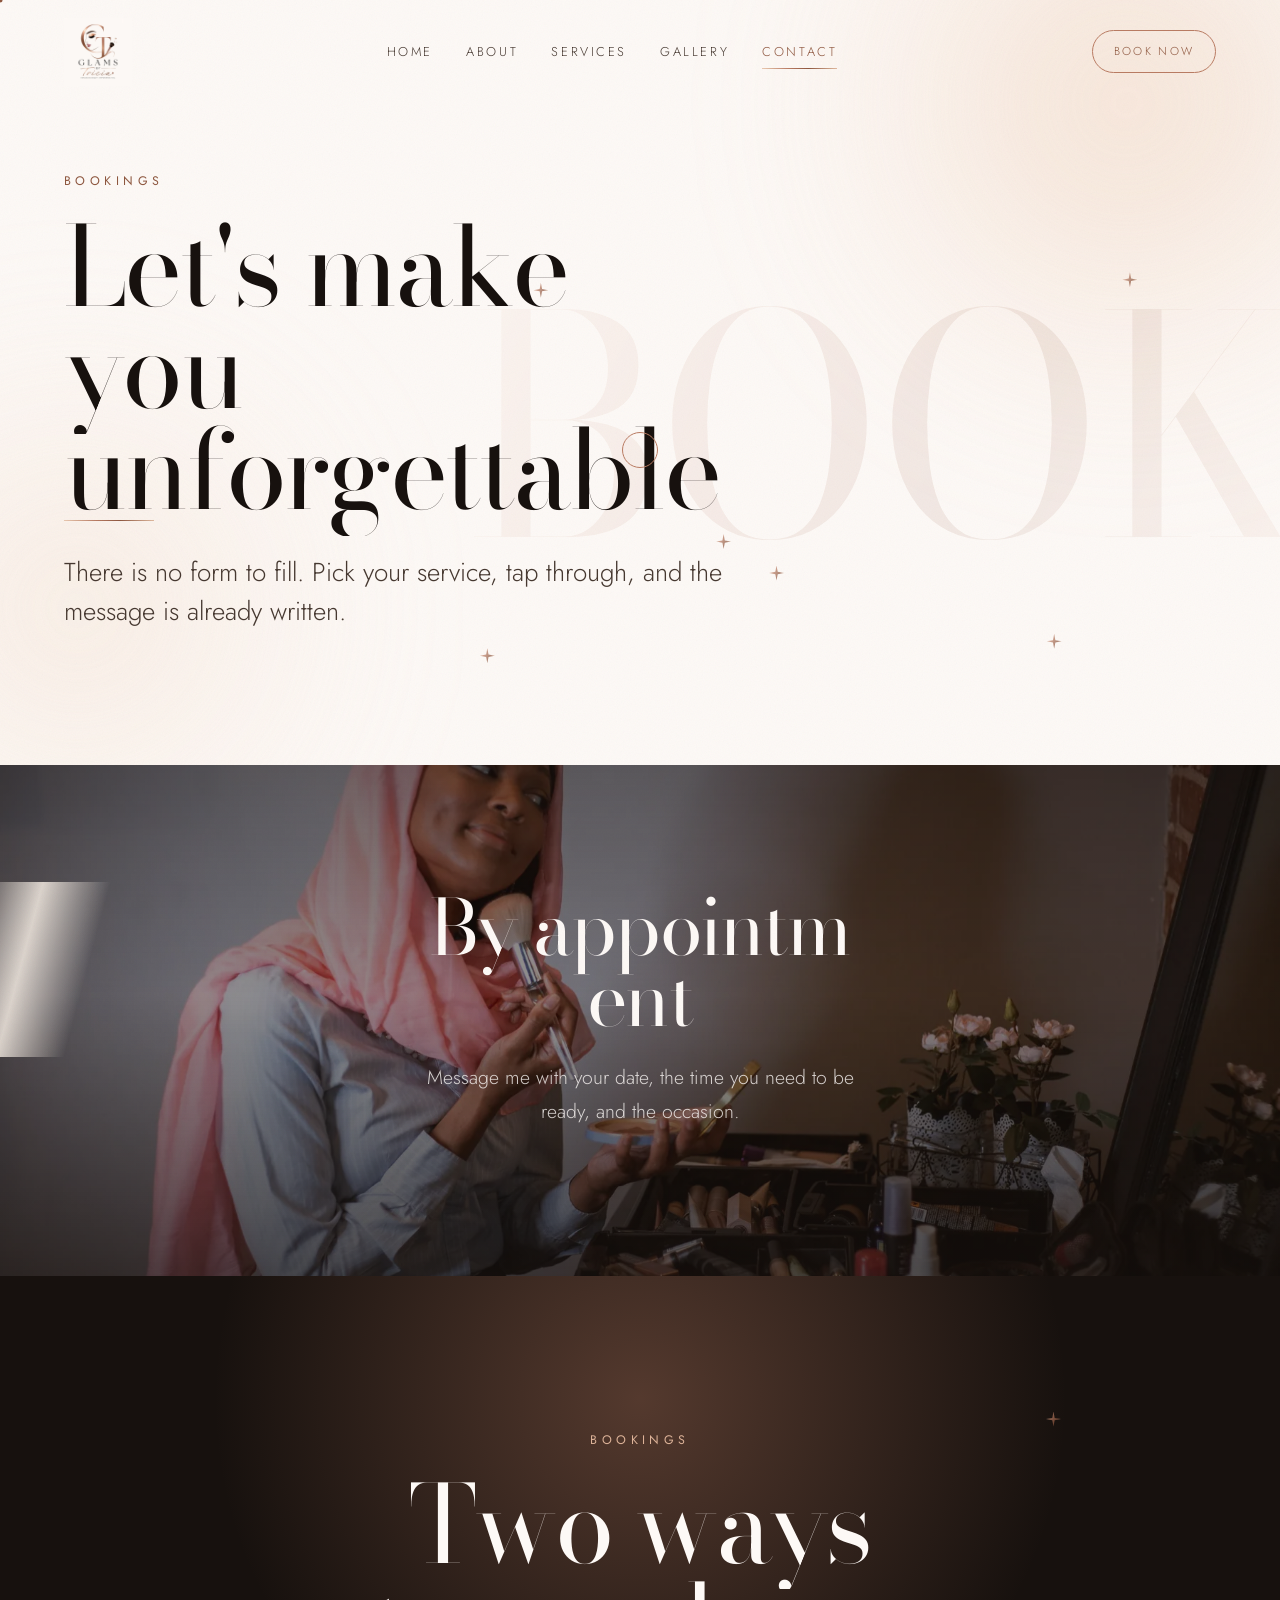
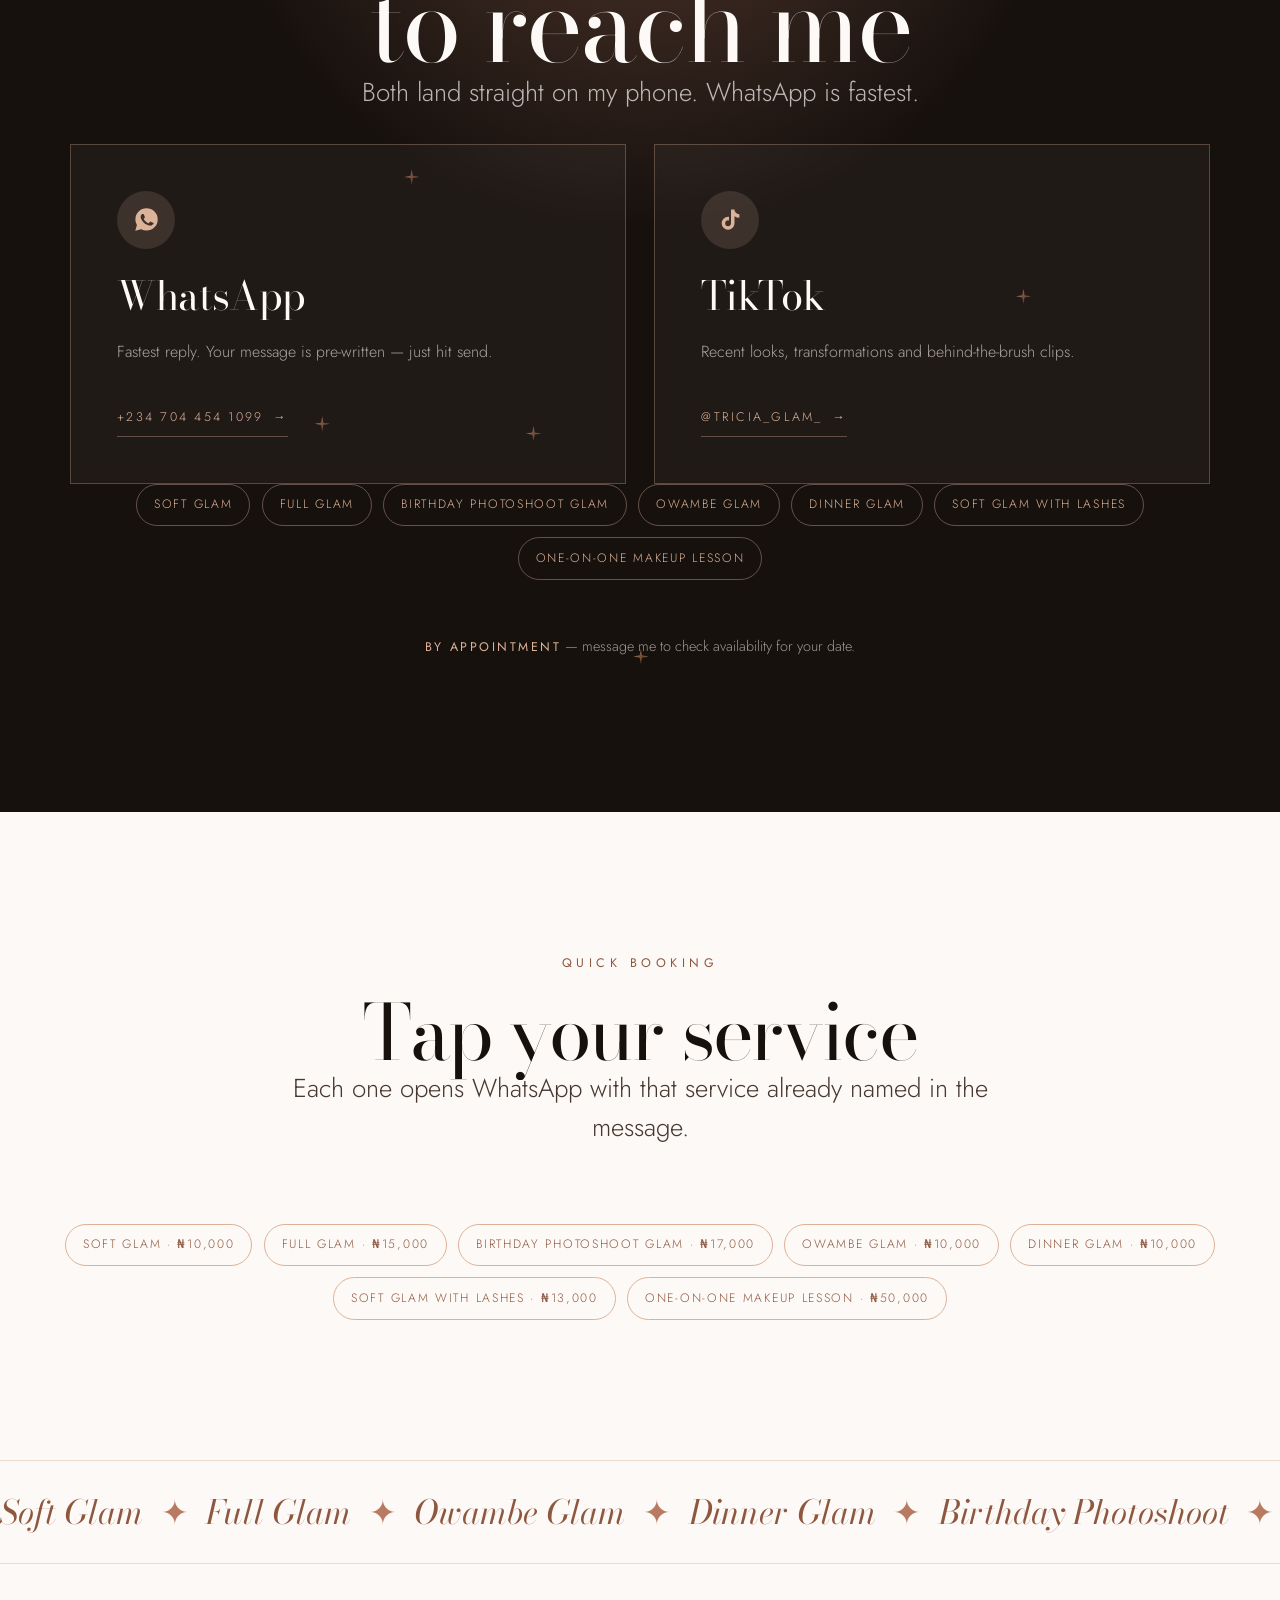
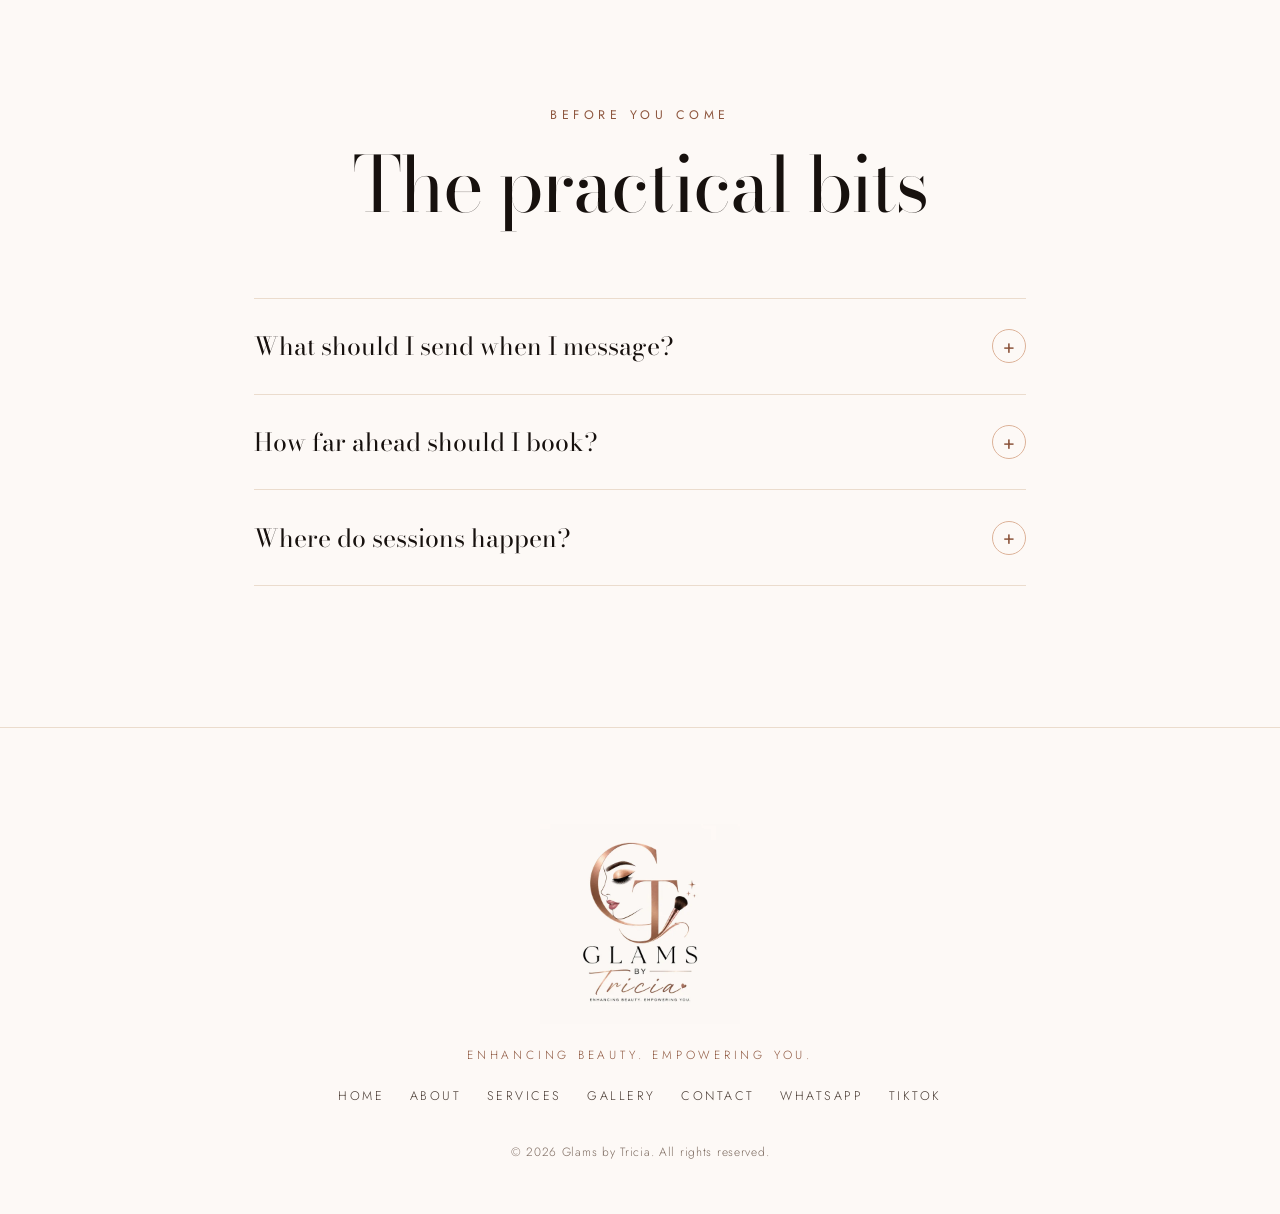
<file: site/contact.html>
<!DOCTYPE html>
<html lang="en">
<head>
<meta charset="UTF-8" />
<meta name="viewport" content="width=device-width, initial-scale=1" />
<title>Book — Glams by Tricia</title>
<meta name="description" content="Book Glams by Tricia on WhatsApp, or find her on TikTok. By appointment — message to check availability for your date." />
<meta name="theme-color" content="#fdf9f6" />

<meta property="og:type" content="website" />
<meta property="og:title" content="Book — Glams by Tricia" />
<meta property="og:description" content="Book Glams by Tricia on WhatsApp, or find her on TikTok. By appointment — message to check availability for your date." />
<meta property="og:image" content="assets/img/logo.png" />

<link rel="icon" href="assets/img/logo-icon.png" />
<link rel="apple-touch-icon" href="assets/img/logo-icon.png" />

<link rel="preconnect" href="https://fonts.googleapis.com" />
<link rel="preconnect" href="https://fonts.gstatic.com" crossorigin />
<link href="https://fonts.googleapis.com/css2?family=Bodoni+Moda:ital,opsz,wght@0,6..96,400;1,6..96,400&family=Jost:wght@300;400;500&family=Style+Script&display=swap" rel="stylesheet" />
<link rel="stylesheet" href="styles.css" />
<script>document.documentElement.classList.add('js');</script>
</head>
<body data-page="contact">

<div class="loader" id="loader" aria-hidden="true">
  <div class="loader__inner">
    <img src="assets/img/logo.webp" alt="" class="loader__logo" width="600" height="600" fetchpriority="high" />
    <div class="loader__bar"><span></span></div>
  </div>
</div>

<div class="curtain" id="curtain" aria-hidden="true"></div>
<div class="progress" id="progress" aria-hidden="true"></div>
<div class="cursor" id="cursor" aria-hidden="true"><span class="cursor__dot"></span><span class="cursor__ring"></span></div>
<div class="grain" aria-hidden="true"></div>
<div class="orb orb--1" aria-hidden="true"></div>
<div class="orb orb--2" aria-hidden="true"></div>

<header class="nav" id="nav">
  <a href="index.html" class="nav__brand" aria-label="Glams by Tricia — home">
    <img src="assets/img/logo.webp" alt="Glams by Tricia" width="600" height="600" />
  </a>

  <nav class="nav__links" aria-label="Primary">
    <a href="index.html"><span>Home</span></a>
    <a href="about.html"><span>About</span></a>
    <a href="services.html"><span>Services</span></a>
    <a href="gallery.html"><span>Gallery</span></a>
    <a href="contact.html" aria-current="page"><span>Contact</span></a>
  </nav>

  <a class="btn btn--pill nav__cta" href="https://wa.me/2347044541099?text=Hi%20Patricia%2C%20I%20will%20like%20to%20book%20your%20service" target="_blank" rel="noopener">Book Now</a>

  <button class="burger" id="burger" aria-label="Open menu" aria-expanded="false" aria-controls="mobileMenu">
    <span></span><span></span>
  </button>
</header>

<div class="menu" id="mobileMenu" aria-hidden="true">
  <nav class="menu__links" aria-label="Mobile">
    <a href="index.html"><em>01</em> Home</a>
    <a href="about.html"><em>02</em> About</a>
    <a href="services.html"><em>03</em> Services</a>
    <a href="gallery.html"><em>04</em> Gallery</a>
    <a href="contact.html"><em>05</em> Contact</a>
  </nav>
  <div class="menu__foot">
    <a href="https://wa.me/2347044541099?text=Hi%20Patricia%2C%20I%20will%20like%20to%20book%20your%20service" target="_blank" rel="noopener">WhatsApp</a>
    <a href="https://www.tiktok.com/@tricia_glam_?_r=1&amp;_t=ZS-99Aao37eI20" target="_blank" rel="noopener">TikTok</a>
  </div>
</div>

<main>

<header class="phead" data-sparkle="6">
  <span class="phead__ghost" aria-hidden="true">BOOK</span>
  <p class="eyebrow reveal">Bookings</p>
  <h1 class="display phead__title split shimmer" data-split="Let&#39;s make|you|unforgettable">Let's make you unforgettable</h1>
  <span class="rule"></span>
  <p class="lede phead__lede reveal" data-d="2">
    There is no form to fill. Pick your service, tap through, and the message is already written.
  </p>
</header>

<section class="band" style="min-height:clamp(300px,42vh,480px)">
  <div class="band__bg" data-parallax="-0.1" style="background-image:url('assets/img/bg-studio.webp')"></div>
  <div class="band__inner band__inner--wide">
    <h2 class="display h2 split shimmer" data-split="By appointment">By appointment</h2>
    <p class="reveal" data-d="4">Message me with your date, the time you need to be ready, and the occasion.</p>
  </div>
</section>

<section class="book" id="book" data-sparkle="6">
  <div class="book__inner">
    <p class="eyebrow eyebrow--light reveal">Bookings</p>
    <h2 class="display h1 split shimmer" data-split="Two ways|to reach me" data-d="1">Two ways to reach me</h2>
    <p class="lede reveal" data-d="3" style="color:rgba(253,249,246,.7);max-width:46ch;margin-inline:auto">Both land straight on my phone. WhatsApp is fastest.</p>

    <div class="book__cards">
      <a class="card reveal" data-d="4" href="https://wa.me/2347044541099?text=Hi%20Patricia%2C%20I%20will%20like%20to%20book%20your%20service" target="_blank" rel="noopener">
        <span class="card__ico"><svg viewBox="0 0 24 24" aria-hidden="true"><path fill="currentColor" d="M12.04 2A9.9 9.9 0 0 0 2.1 11.9a9.8 9.8 0 0 0 1.36 4.98L2 22l5.28-1.38a9.9 9.9 0 0 0 4.76 1.21h.01A9.9 9.9 0 0 0 22 11.93 9.9 9.9 0 0 0 12.04 2Zm5.8 14.06c-.24.68-1.42 1.32-1.95 1.36-.5.05-.98.23-3.3-.69-2.78-1.1-4.54-3.95-4.68-4.13-.13-.18-1.11-1.48-1.11-2.82 0-1.34.7-2 .95-2.27.25-.27.54-.34.72-.34h.52c.17 0 .4-.06.62.48.24.57.8 1.98.87 2.12.07.14.12.3.02.48-.1.18-.15.3-.29.46-.15.17-.31.38-.44.5-.15.15-.3.31-.13.6.17.3.75 1.24 1.62 2 1.11.99 2.05 1.3 2.34 1.45.29.15.46.13.63-.08.17-.2.72-.84.91-1.13.19-.29.38-.24.64-.14.26.1 1.66.79 1.95.93.28.14.47.21.54.33.07.12.07.7-.17 1.38Z"/></svg></span>
        <h3 class="h3">WhatsApp</h3>
        <p>Fastest reply. Your message is pre-written — just hit send.</p>
        <span class="card__link">+234 704 454 1099 <i>&#8594;</i></span>
      </a>

      <a class="card reveal" data-d="5" href="https://www.tiktok.com/@tricia_glam_?_r=1&amp;_t=ZS-99Aao37eI20" target="_blank" rel="noopener">
        <span class="card__ico"><svg viewBox="0 0 24 24" aria-hidden="true"><path fill="currentColor" d="M16.6 5.82A4.28 4.28 0 0 1 15.54 3h-3.09v12.4a2.59 2.59 0 0 1-2.59 2.5A2.59 2.59 0 0 1 7.27 15.3a2.59 2.59 0 0 1 3.4-2.45v-3.2a5.72 5.72 0 0 0-.81-.06A5.73 5.73 0 0 0 4.13 15.3 5.73 5.73 0 0 0 9.86 21a5.73 5.73 0 0 0 5.73-5.7V9.01a7.35 7.35 0 0 0 4.28 1.37V7.3a4.29 4.29 0 0 1-3.27-1.48Z"/></svg></span>
        <h3 class="h3">TikTok</h3>
        <p>Recent looks, transformations and behind-the-brush clips.</p>
        <span class="card__link">@tricia_glam_ <i>&#8594;</i></span>
      </a>
    </div>
    <div class="chips reveal" data-d="6">
      <a href="https://wa.me/2347044541099?text=Hi%20Patricia%2C%20I%20will%20like%20to%20book%20the%20Soft%20Glam%20service" target="_blank" rel="noopener">Soft Glam</a>
      <a href="https://wa.me/2347044541099?text=Hi%20Patricia%2C%20I%20will%20like%20to%20book%20the%20Full%20Glam%20service" target="_blank" rel="noopener">Full Glam</a>
      <a href="https://wa.me/2347044541099?text=Hi%20Patricia%2C%20I%20will%20like%20to%20book%20the%20Birthday%20Photo%20Shoot%20Glam%20service" target="_blank" rel="noopener">Birthday Photoshoot Glam</a>
      <a href="https://wa.me/2347044541099?text=Hi%20Patricia%2C%20I%20will%20like%20to%20book%20the%20Owambe%20Glam%20service" target="_blank" rel="noopener">Owambe Glam</a>
      <a href="https://wa.me/2347044541099?text=Hi%20Patricia%2C%20I%20will%20like%20to%20book%20the%20Dinner%20Glam%20service" target="_blank" rel="noopener">Dinner Glam</a>
      <a href="https://wa.me/2347044541099?text=Hi%20Patricia%2C%20I%20will%20like%20to%20book%20the%20Soft%20Glam%20with%20Lashes%20service" target="_blank" rel="noopener">Soft Glam with Lashes</a>
      <a href="https://wa.me/2347044541099?text=Hi%20Patricia%2C%20I%20will%20like%20to%20book%20the%20One-on-One%20Makeup%20Lesson" target="_blank" rel="noopener">One-on-One Makeup Lesson</a>
    </div>

    <p class="book__note reveal" data-d="7"><b>By appointment</b> &mdash; message me to check availability for your date.</p>
  </div>
</section>

<section class="sec">
  <div class="sec-head sec-head--center">
    <p class="eyebrow reveal">Quick booking</p>
    <h2 class="display h2 split shimmer" data-split="Tap your service">Tap your service</h2>
    <p class="lede reveal" data-d="4">Each one opens WhatsApp with that service already named in the message.</p>
  </div>
  <div class="chips chips--dark reveal" data-d="5" style="padding-inline:var(--gut)">
    <a href="https://wa.me/2347044541099?text=Hi%20Patricia%2C%20I%20will%20like%20to%20book%20the%20Soft%20Glam%20service" target="_blank" rel="noopener">Soft Glam &#183; &#8358;10,000</a>
    <a href="https://wa.me/2347044541099?text=Hi%20Patricia%2C%20I%20will%20like%20to%20book%20the%20Full%20Glam%20service" target="_blank" rel="noopener">Full Glam &#183; &#8358;15,000</a>
    <a href="https://wa.me/2347044541099?text=Hi%20Patricia%2C%20I%20will%20like%20to%20book%20the%20Birthday%20Photo%20Shoot%20Glam%20service" target="_blank" rel="noopener">Birthday Photoshoot Glam &#183; &#8358;17,000</a>
    <a href="https://wa.me/2347044541099?text=Hi%20Patricia%2C%20I%20will%20like%20to%20book%20the%20Owambe%20Glam%20service" target="_blank" rel="noopener">Owambe Glam &#183; &#8358;10,000</a>
    <a href="https://wa.me/2347044541099?text=Hi%20Patricia%2C%20I%20will%20like%20to%20book%20the%20Dinner%20Glam%20service" target="_blank" rel="noopener">Dinner Glam &#183; &#8358;10,000</a>
    <a href="https://wa.me/2347044541099?text=Hi%20Patricia%2C%20I%20will%20like%20to%20book%20the%20Soft%20Glam%20with%20Lashes%20service" target="_blank" rel="noopener">Soft Glam with Lashes &#183; &#8358;13,000</a>
    <a href="https://wa.me/2347044541099?text=Hi%20Patricia%2C%20I%20will%20like%20to%20book%20the%20One-on-One%20Makeup%20Lesson" target="_blank" rel="noopener">One-on-One Makeup Lesson &#183; &#8358;50,000</a>
  </div>
</section>

<div class="marquee marquee--light marquee--rev" aria-hidden="true">
  <div class="marquee__track"><span>Soft Glam <b>&#10022;</b> Full Glam <b>&#10022;</b> Owambe Glam <b>&#10022;</b> Dinner Glam <b>&#10022;</b> Birthday Photoshoot <b>&#10022;</b> Lashes <b>&#10022;</b> One-on-One Lessons <b>&#10022;</b> </span><span>Soft Glam <b>&#10022;</b> Full Glam <b>&#10022;</b> Owambe Glam <b>&#10022;</b> Dinner Glam <b>&#10022;</b> Birthday Photoshoot <b>&#10022;</b> Lashes <b>&#10022;</b> One-on-One Lessons <b>&#10022;</b> </span></div>
</div>

<section class="sec">
  <div class="sec-head sec-head--center">
    <p class="eyebrow reveal">Before you come</p>
    <h2 class="display h2 split shimmer" data-split="The practical bits">The practical bits</h2>
  </div>
  <div class="faq">
    <div class="faq__item">
      <button class="faq__q" type="button">What should I send when I message? <i>+</i></button>
      <div class="faq__a"><p>The date, the time you need to be ready, the occasion, and the service you
        want. A photo of your outfit or a reference look helps me plan properly.</p></div>
    </div>
    <div class="faq__item">
      <button class="faq__q" type="button">How far ahead should I book? <i>+</i></button>
      <div class="faq__a"><p>As early as you can, especially for weekends and celebration season.
        Message me even if your date is close &mdash; I will tell you honestly if I can take it.</p></div>
    </div>
    <div class="faq__item">
      <button class="faq__q" type="button">Where do sessions happen? <i>+</i></button>
      <div class="faq__a"><p>Message me with your location and date and I will confirm the arrangement
        that works for your booking.</p></div>
    </div>
  </div>
</section>

</main>

<footer class="foot">
  <img src="assets/img/logo.webp" alt="Glams by Tricia" class="foot__logo reveal" width="600" height="600" loading="lazy" decoding="async" />
  <p class="foot__tag reveal" data-d="1">Enhancing Beauty. Empowering You.</p>
  <nav class="foot__nav reveal" data-d="2" aria-label="Footer">
    <a href="index.html">Home</a>
    <a href="about.html">About</a>
    <a href="services.html">Services</a>
    <a href="gallery.html">Gallery</a>
    <a href="contact.html">Contact</a>
    <a href="https://wa.me/2347044541099?text=Hi%20Patricia%2C%20I%20will%20like%20to%20book%20your%20service" target="_blank" rel="noopener">WhatsApp</a>
    <a href="https://www.tiktok.com/@tricia_glam_?_r=1&amp;_t=ZS-99Aao37eI20" target="_blank" rel="noopener">TikTok</a>
  </nav>
  <p class="foot__copy reveal" data-d="3">&copy; <span class="yr">2026</span> Glams by Tricia. All rights reserved.</p>
</footer>

<a class="fab" id="fab" href="https://wa.me/2347044541099?text=Hi%20Patricia%2C%20I%20will%20like%20to%20book%20your%20service" target="_blank" rel="noopener" aria-label="Book on WhatsApp">
  <svg viewBox="0 0 24 24" aria-hidden="true"><path fill="currentColor" d="M12.04 2A9.9 9.9 0 0 0 2.1 11.9a9.8 9.8 0 0 0 1.36 4.98L2 22l5.28-1.38a9.9 9.9 0 0 0 4.76 1.21h.01A9.9 9.9 0 0 0 22 11.93 9.9 9.9 0 0 0 12.04 2Zm5.8 14.06c-.24.68-1.42 1.32-1.95 1.36-.5.05-.98.23-3.3-.69-2.78-1.1-4.54-3.95-4.68-4.13-.13-.18-1.11-1.48-1.11-2.82 0-1.34.7-2 .95-2.27.25-.27.54-.34.72-.34h.52c.17 0 .4-.06.62.48.24.57.8 1.98.87 2.12.07.14.12.3.02.48-.1.18-.15.3-.29.46-.15.17-.31.38-.44.5-.15.15-.3.31-.13.6.17.3.75 1.24 1.62 2 1.11.99 2.05 1.3 2.34 1.45.29.15.46.13.63-.08.17-.2.72-.84.91-1.13.19-.29.38-.24.64-.14.26.1 1.66.79 1.95.93.28.14.47.21.54.33.07.12.07.7-.17 1.38Z"/></svg><span>Book now</span>
</a>

<script src="script.js"></script>
</body>
</html>
</file>
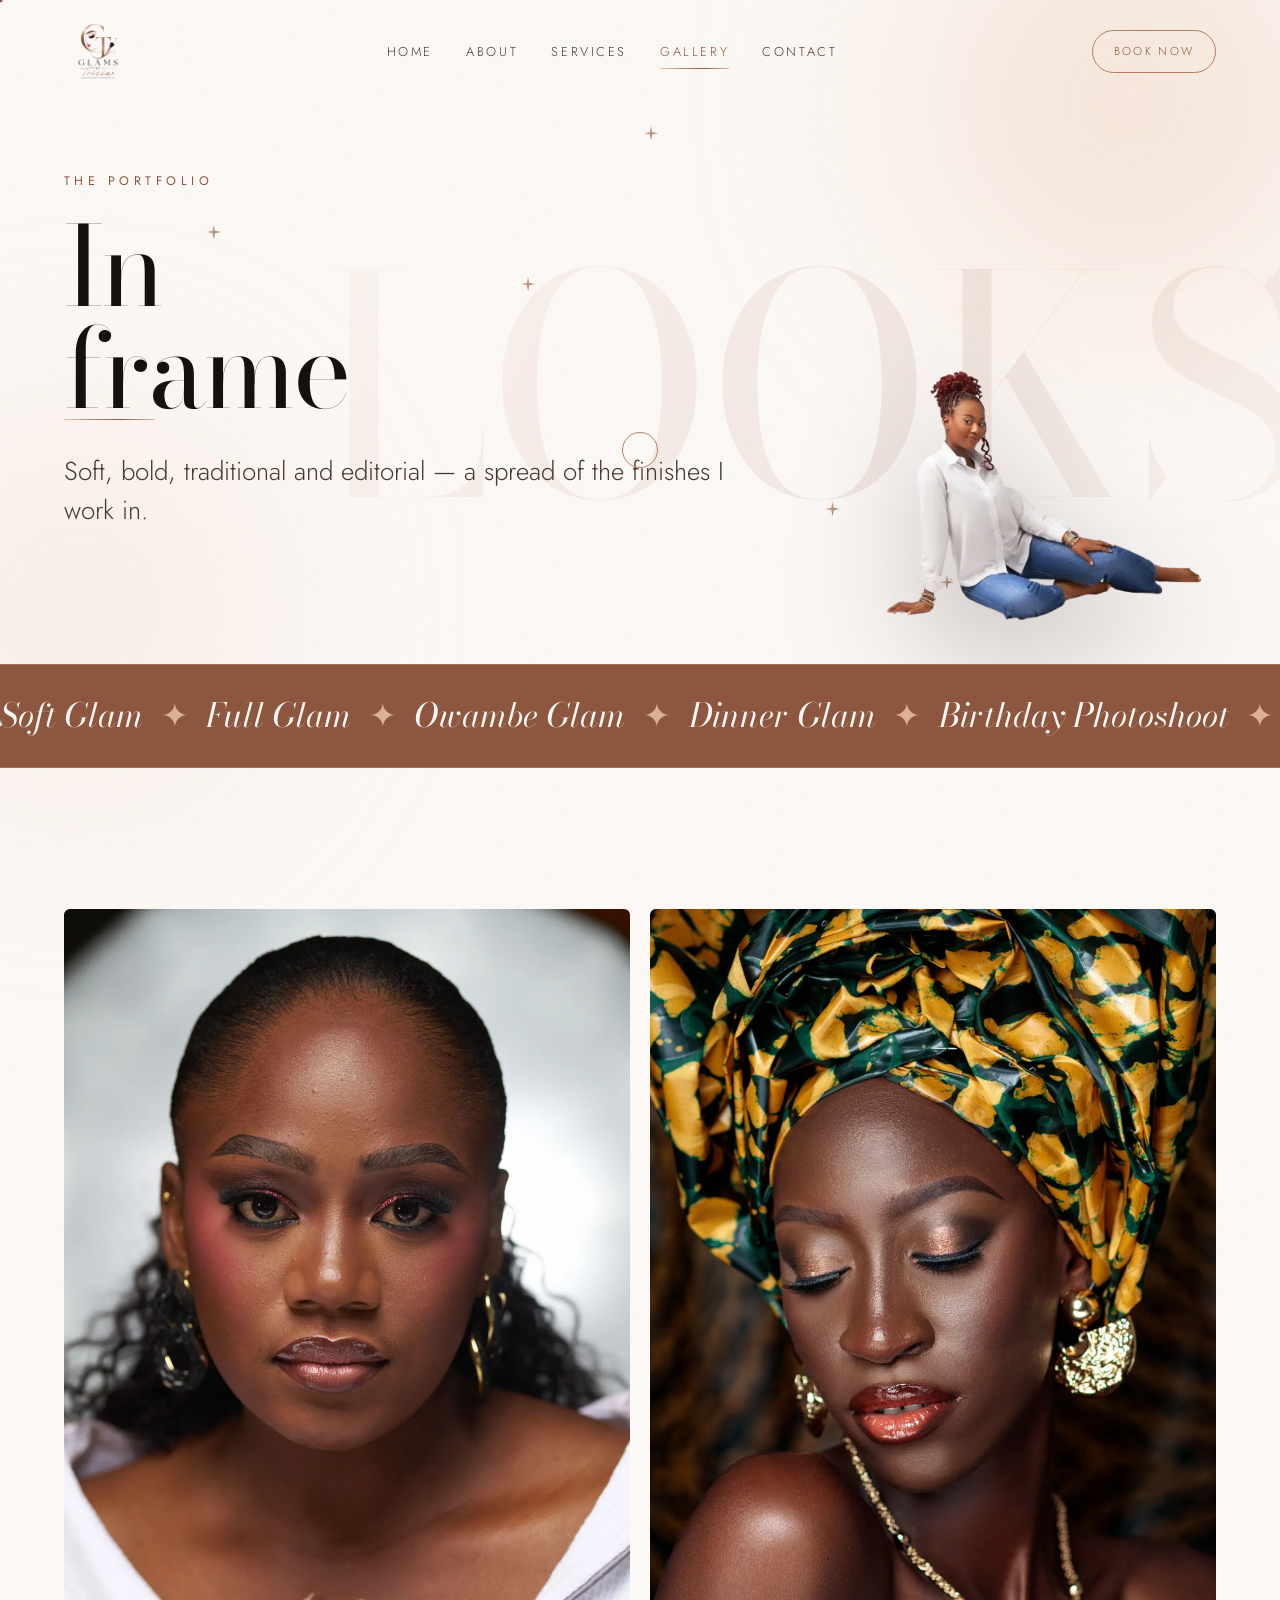
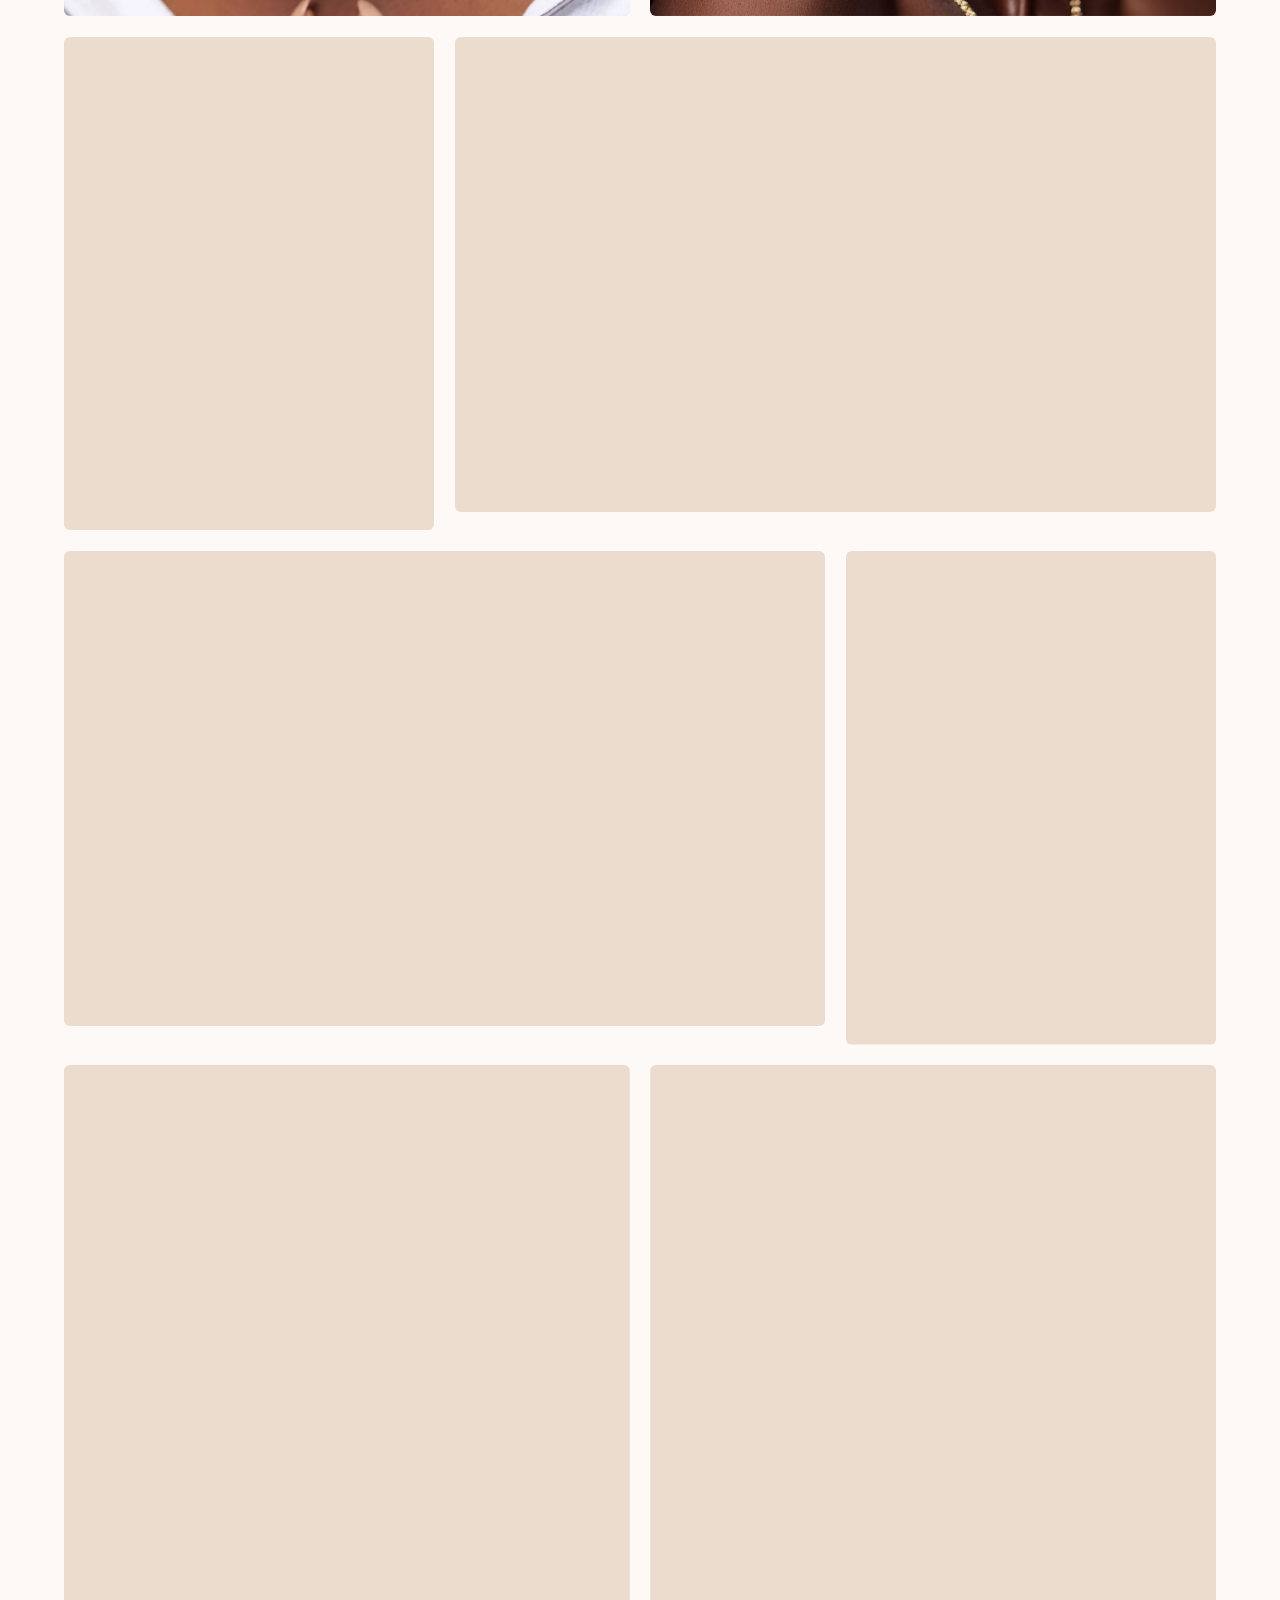
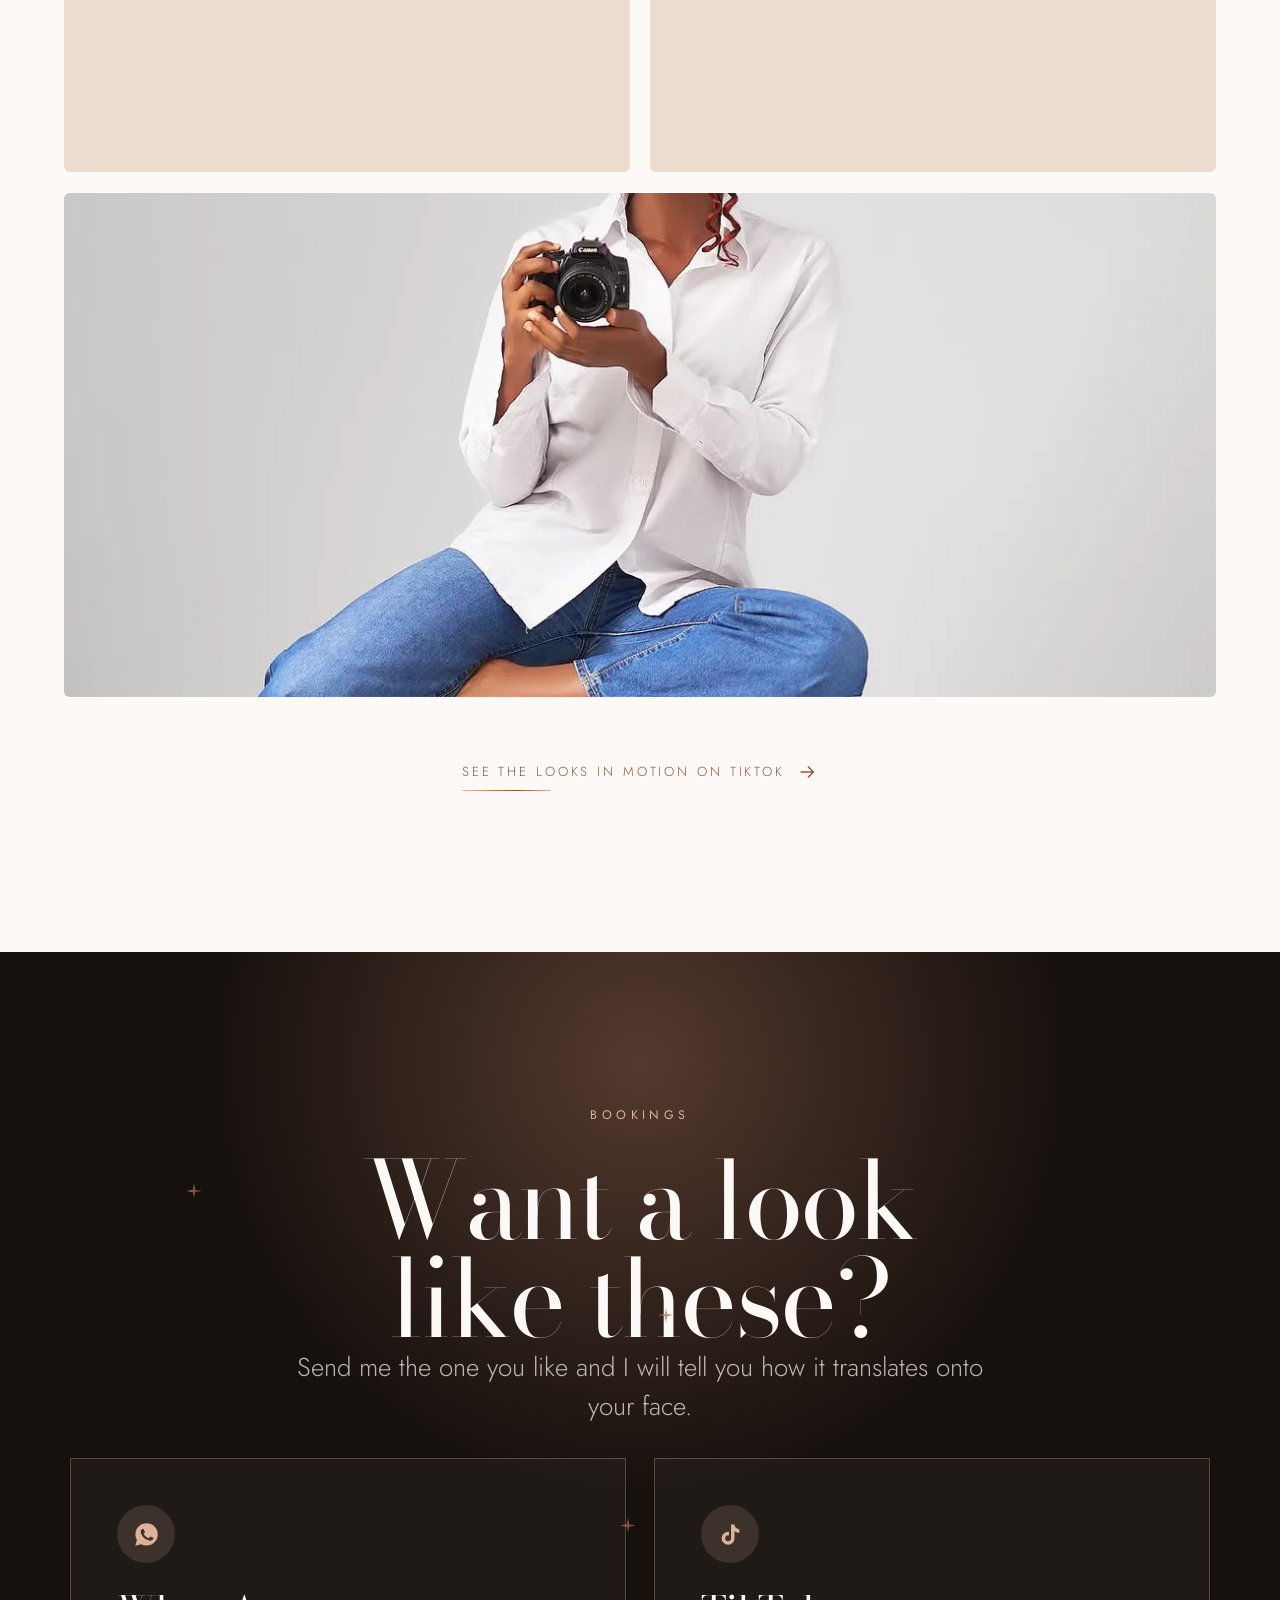
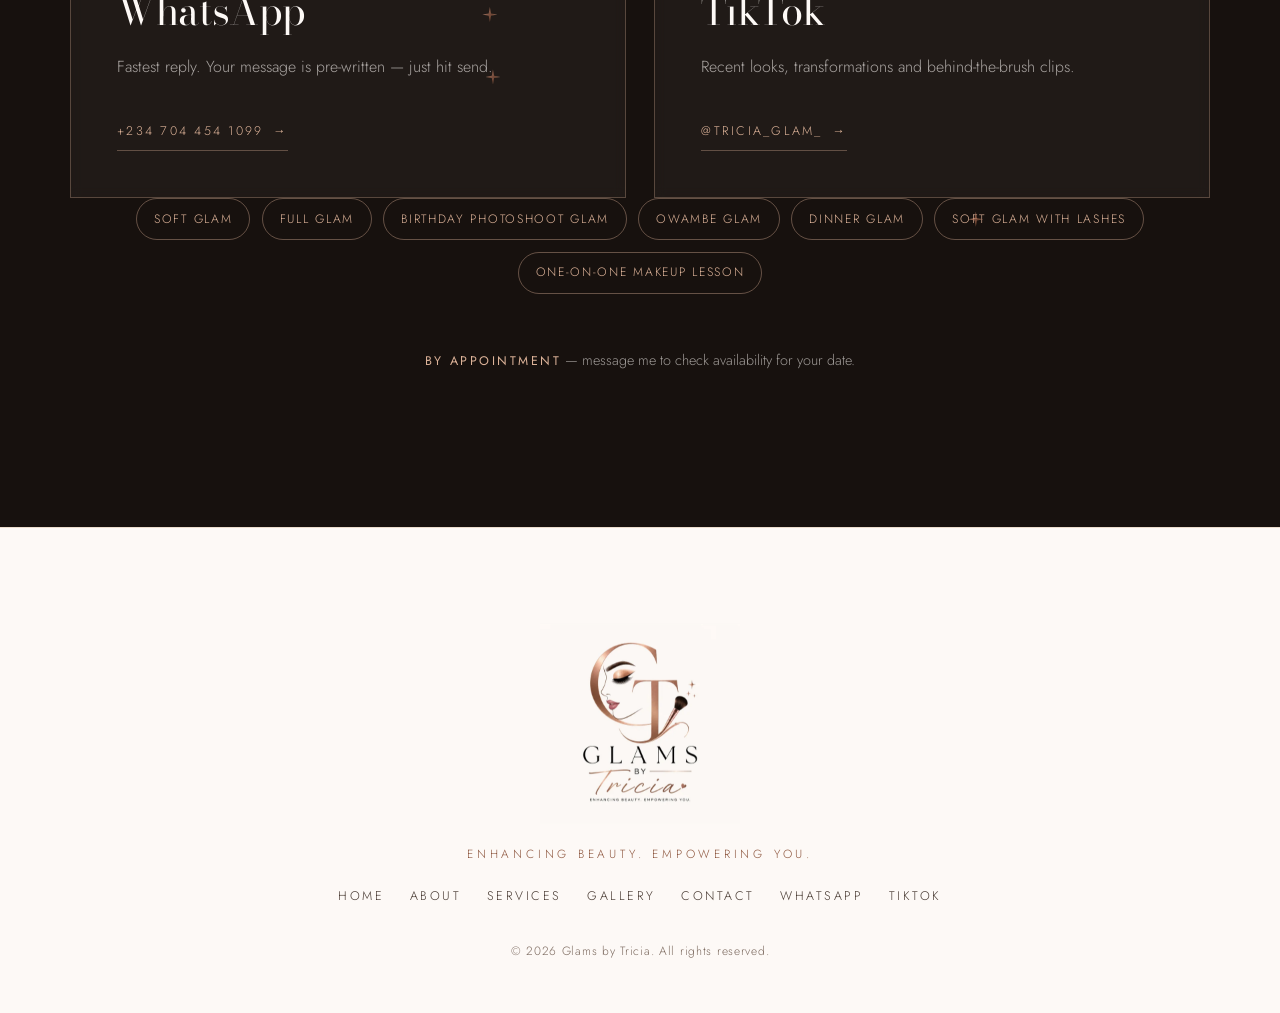
<file: site/gallery.html>
<!DOCTYPE html>
<html lang="en">
<head>
<meta charset="UTF-8" />
<meta name="viewport" content="width=device-width, initial-scale=1" />
<title>Gallery — Glams by Tricia</title>
<meta name="description" content="A portfolio of looks by Glams by Tricia — full glam, owambe, editorial, bridal and studio work." />
<meta name="theme-color" content="#fdf9f6" />

<meta property="og:type" content="website" />
<meta property="og:title" content="Gallery — Glams by Tricia" />
<meta property="og:description" content="A portfolio of looks by Glams by Tricia — full glam, owambe, editorial, bridal and studio work." />
<meta property="og:image" content="assets/img/logo.png" />

<link rel="icon" href="assets/img/logo-icon.png" />
<link rel="apple-touch-icon" href="assets/img/logo-icon.png" />

<link rel="preconnect" href="https://fonts.googleapis.com" />
<link rel="preconnect" href="https://fonts.gstatic.com" crossorigin />
<link href="https://fonts.googleapis.com/css2?family=Bodoni+Moda:ital,opsz,wght@0,6..96,400;1,6..96,400&family=Jost:wght@300;400;500&family=Style+Script&display=swap" rel="stylesheet" />
<link rel="stylesheet" href="styles.css" />
<script>document.documentElement.classList.add('js');</script>
</head>
<body data-page="gallery">

<div class="loader" id="loader" aria-hidden="true">
  <div class="loader__inner">
    <img src="assets/img/logo.webp" alt="" class="loader__logo" width="600" height="600" fetchpriority="high" />
    <div class="loader__bar"><span></span></div>
  </div>
</div>

<div class="curtain" id="curtain" aria-hidden="true"></div>
<div class="progress" id="progress" aria-hidden="true"></div>
<div class="cursor" id="cursor" aria-hidden="true"><span class="cursor__dot"></span><span class="cursor__ring"></span></div>
<div class="grain" aria-hidden="true"></div>
<div class="orb orb--1" aria-hidden="true"></div>
<div class="orb orb--2" aria-hidden="true"></div>

<header class="nav" id="nav">
  <a href="index.html" class="nav__brand" aria-label="Glams by Tricia — home">
    <img src="assets/img/logo.webp" alt="Glams by Tricia" width="600" height="600" />
  </a>

  <nav class="nav__links" aria-label="Primary">
    <a href="index.html"><span>Home</span></a>
    <a href="about.html"><span>About</span></a>
    <a href="services.html"><span>Services</span></a>
    <a href="gallery.html" aria-current="page"><span>Gallery</span></a>
    <a href="contact.html"><span>Contact</span></a>
  </nav>

  <a class="btn btn--pill nav__cta" href="https://wa.me/2347044541099?text=Hi%20Patricia%2C%20I%20will%20like%20to%20book%20your%20service" target="_blank" rel="noopener">Book Now</a>

  <button class="burger" id="burger" aria-label="Open menu" aria-expanded="false" aria-controls="mobileMenu">
    <span></span><span></span>
  </button>
</header>

<div class="menu" id="mobileMenu" aria-hidden="true">
  <nav class="menu__links" aria-label="Mobile">
    <a href="index.html"><em>01</em> Home</a>
    <a href="about.html"><em>02</em> About</a>
    <a href="services.html"><em>03</em> Services</a>
    <a href="gallery.html"><em>04</em> Gallery</a>
    <a href="contact.html"><em>05</em> Contact</a>
  </nav>
  <div class="menu__foot">
    <a href="https://wa.me/2347044541099?text=Hi%20Patricia%2C%20I%20will%20like%20to%20book%20your%20service" target="_blank" rel="noopener">WhatsApp</a>
    <a href="https://www.tiktok.com/@tricia_glam_?_r=1&amp;_t=ZS-99Aao37eI20" target="_blank" rel="noopener">TikTok</a>
  </div>
</div>

<main>

<header class="phead" data-sparkle="5">
  <span class="phead__ghost" aria-hidden="true">LOOKS</span>
  <p class="eyebrow reveal">The portfolio</p>
  <h1 class="display phead__title split shimmer" data-split="In|frame">In frame</h1>
  <span class="rule"></span>
  <p class="lede phead__lede reveal" data-d="2">
    Soft, bold, traditional and editorial &mdash; a spread of the finishes I work in.
  </p>
  <img src="assets/img/cut-02.webp" alt="Patricia" class="phead__cut" width="434" height="575" />
</header>

<div class="marquee" aria-hidden="true">
  <div class="marquee__track"><span>Soft Glam <b>&#10022;</b> Full Glam <b>&#10022;</b> Owambe Glam <b>&#10022;</b> Dinner Glam <b>&#10022;</b> Birthday Photoshoot <b>&#10022;</b> Lashes <b>&#10022;</b> One-on-One Lessons <b>&#10022;</b> </span><span>Soft Glam <b>&#10022;</b> Full Glam <b>&#10022;</b> Owambe Glam <b>&#10022;</b> Dinner Glam <b>&#10022;</b> Birthday Photoshoot <b>&#10022;</b> Lashes <b>&#10022;</b> One-on-One Lessons <b>&#10022;</b> </span></div>
</div>

<section class="sec">
  <div class="grid">
    <figure class="shot g-6 mask">
      <img src="assets/img/look-full-glam.webp" alt="A bold full glam look with defined brows and lashes" width="1100" height="1650" loading="lazy" decoding="async" />
      <figcaption><span>Full Glam</span><i>01</i></figcaption>
    </figure>
    <figure class="shot g-6 mask" data-d="1">
      <img src="assets/img/look-owambe.webp" alt="An owambe look finished with gele and gold jewellery" width="1100" height="1956" loading="lazy" decoding="async" />
      <figcaption><span>Owambe</span><i>02</i></figcaption>
    </figure>
    <figure class="shot g-4 mask">
      <img src="assets/img/bg-editorial.webp" alt="A silver smoky editorial eye" width="1500" height="2255" loading="lazy" decoding="async" />
      <figcaption><span>Dinner</span><i>03</i></figcaption>
    </figure>
    <figure class="shot g-8 mask" data-d="1">
      <img src="assets/img/bg-bridal.webp" alt="A soft bridal glam being finished with a brush" width="1800" height="1200" loading="lazy" decoding="async" />
      <figcaption><span>Bridal soft glam</span><i>04</i></figcaption>
    </figure>
    <figure class="shot g-8 mask">
      <img src="assets/img/look-editorial.webp" alt="Two editorial looks with graphic liner" width="1200" height="1500" loading="lazy" decoding="async" />
      <figcaption><span>Photoshoot</span><i>05</i></figcaption>
    </figure>
    <figure class="shot g-4 mask" data-d="1">
      <img src="assets/img/tricia-04.webp" alt="Black and white portrait of Patricia" width="1170" height="1552" loading="lazy" decoding="async" />
      <figcaption><span>The artist</span><i>06</i></figcaption>
    </figure>
    <figure class="shot g-6 mask">
      <img src="assets/img/look-lesson.webp" alt="A one-on-one makeup lesson" width="1400" height="933" loading="lazy" decoding="async" />
      <figcaption><span>Lessons</span><i>07</i></figcaption>
    </figure>
    <figure class="shot g-6 mask" data-d="1">
      <img src="assets/img/bg-studio.webp" alt="A makeup kit laid out at a studio vanity" width="1800" height="1200" loading="lazy" decoding="async" />
      <figcaption><span>The kit</span><i>08</i></figcaption>
    </figure>
    <figure class="shot g-12 mask">
      <img src="assets/img/tricia-03.webp" alt="Patricia smiling with a camera" width="1170" height="1552" loading="lazy" decoding="async" />
      <figcaption><span>Behind the brush</span><i>09</i></figcaption>
    </figure>
  </div>

  <p style="text-align:center;margin-top:3.5rem" class="reveal">
    <a class="tlink" href="https://www.tiktok.com/@tricia_glam_?_r=1&amp;_t=ZS-99Aao37eI20" target="_blank" rel="noopener">See the looks in motion on TikTok <svg viewBox="0 0 24 24" aria-hidden="true"><path fill="none" stroke="currentColor" stroke-width="1.5" d="M5 12h14m-6-6 6 6-6 6"/></svg></a>
  </p>
</section>

<section class="book" id="book" data-sparkle="6">
  <div class="book__inner">
    <p class="eyebrow eyebrow--light reveal">Bookings</p>
    <h2 class="display h1 split shimmer" data-split="Want a look|like these?" data-d="1">Want a look like these?</h2>
    <p class="lede reveal" data-d="3" style="color:rgba(253,249,246,.7);max-width:46ch;margin-inline:auto">Send me the one you like and I will tell you how it translates onto your face.</p>

    <div class="book__cards">
      <a class="card reveal" data-d="4" href="https://wa.me/2347044541099?text=Hi%20Patricia%2C%20I%20will%20like%20to%20book%20your%20service" target="_blank" rel="noopener">
        <span class="card__ico"><svg viewBox="0 0 24 24" aria-hidden="true"><path fill="currentColor" d="M12.04 2A9.9 9.9 0 0 0 2.1 11.9a9.8 9.8 0 0 0 1.36 4.98L2 22l5.28-1.38a9.9 9.9 0 0 0 4.76 1.21h.01A9.9 9.9 0 0 0 22 11.93 9.9 9.9 0 0 0 12.04 2Zm5.8 14.06c-.24.68-1.42 1.32-1.95 1.36-.5.05-.98.23-3.3-.69-2.78-1.1-4.54-3.95-4.68-4.13-.13-.18-1.11-1.48-1.11-2.82 0-1.34.7-2 .95-2.27.25-.27.54-.34.72-.34h.52c.17 0 .4-.06.62.48.24.57.8 1.98.87 2.12.07.14.12.3.02.48-.1.18-.15.3-.29.46-.15.17-.31.38-.44.5-.15.15-.3.31-.13.6.17.3.75 1.24 1.62 2 1.11.99 2.05 1.3 2.34 1.45.29.15.46.13.63-.08.17-.2.72-.84.91-1.13.19-.29.38-.24.64-.14.26.1 1.66.79 1.95.93.28.14.47.21.54.33.07.12.07.7-.17 1.38Z"/></svg></span>
        <h3 class="h3">WhatsApp</h3>
        <p>Fastest reply. Your message is pre-written — just hit send.</p>
        <span class="card__link">+234 704 454 1099 <i>&#8594;</i></span>
      </a>

      <a class="card reveal" data-d="5" href="https://www.tiktok.com/@tricia_glam_?_r=1&amp;_t=ZS-99Aao37eI20" target="_blank" rel="noopener">
        <span class="card__ico"><svg viewBox="0 0 24 24" aria-hidden="true"><path fill="currentColor" d="M16.6 5.82A4.28 4.28 0 0 1 15.54 3h-3.09v12.4a2.59 2.59 0 0 1-2.59 2.5A2.59 2.59 0 0 1 7.27 15.3a2.59 2.59 0 0 1 3.4-2.45v-3.2a5.72 5.72 0 0 0-.81-.06A5.73 5.73 0 0 0 4.13 15.3 5.73 5.73 0 0 0 9.86 21a5.73 5.73 0 0 0 5.73-5.7V9.01a7.35 7.35 0 0 0 4.28 1.37V7.3a4.29 4.29 0 0 1-3.27-1.48Z"/></svg></span>
        <h3 class="h3">TikTok</h3>
        <p>Recent looks, transformations and behind-the-brush clips.</p>
        <span class="card__link">@tricia_glam_ <i>&#8594;</i></span>
      </a>
    </div>
    <div class="chips reveal" data-d="6">
      <a href="https://wa.me/2347044541099?text=Hi%20Patricia%2C%20I%20will%20like%20to%20book%20the%20Soft%20Glam%20service" target="_blank" rel="noopener">Soft Glam</a>
      <a href="https://wa.me/2347044541099?text=Hi%20Patricia%2C%20I%20will%20like%20to%20book%20the%20Full%20Glam%20service" target="_blank" rel="noopener">Full Glam</a>
      <a href="https://wa.me/2347044541099?text=Hi%20Patricia%2C%20I%20will%20like%20to%20book%20the%20Birthday%20Photo%20Shoot%20Glam%20service" target="_blank" rel="noopener">Birthday Photoshoot Glam</a>
      <a href="https://wa.me/2347044541099?text=Hi%20Patricia%2C%20I%20will%20like%20to%20book%20the%20Owambe%20Glam%20service" target="_blank" rel="noopener">Owambe Glam</a>
      <a href="https://wa.me/2347044541099?text=Hi%20Patricia%2C%20I%20will%20like%20to%20book%20the%20Dinner%20Glam%20service" target="_blank" rel="noopener">Dinner Glam</a>
      <a href="https://wa.me/2347044541099?text=Hi%20Patricia%2C%20I%20will%20like%20to%20book%20the%20Soft%20Glam%20with%20Lashes%20service" target="_blank" rel="noopener">Soft Glam with Lashes</a>
      <a href="https://wa.me/2347044541099?text=Hi%20Patricia%2C%20I%20will%20like%20to%20book%20the%20One-on-One%20Makeup%20Lesson" target="_blank" rel="noopener">One-on-One Makeup Lesson</a>
    </div>

    <p class="book__note reveal" data-d="7"><b>By appointment</b> &mdash; message me to check availability for your date.</p>
  </div>
</section>

</main>

<footer class="foot">
  <img src="assets/img/logo.webp" alt="Glams by Tricia" class="foot__logo reveal" width="600" height="600" loading="lazy" decoding="async" />
  <p class="foot__tag reveal" data-d="1">Enhancing Beauty. Empowering You.</p>
  <nav class="foot__nav reveal" data-d="2" aria-label="Footer">
    <a href="index.html">Home</a>
    <a href="about.html">About</a>
    <a href="services.html">Services</a>
    <a href="gallery.html">Gallery</a>
    <a href="contact.html">Contact</a>
    <a href="https://wa.me/2347044541099?text=Hi%20Patricia%2C%20I%20will%20like%20to%20book%20your%20service" target="_blank" rel="noopener">WhatsApp</a>
    <a href="https://www.tiktok.com/@tricia_glam_?_r=1&amp;_t=ZS-99Aao37eI20" target="_blank" rel="noopener">TikTok</a>
  </nav>
  <p class="foot__copy reveal" data-d="3">&copy; <span class="yr">2026</span> Glams by Tricia. All rights reserved.</p>
</footer>

<a class="fab" id="fab" href="https://wa.me/2347044541099?text=Hi%20Patricia%2C%20I%20will%20like%20to%20book%20your%20service" target="_blank" rel="noopener" aria-label="Book on WhatsApp">
  <svg viewBox="0 0 24 24" aria-hidden="true"><path fill="currentColor" d="M12.04 2A9.9 9.9 0 0 0 2.1 11.9a9.8 9.8 0 0 0 1.36 4.98L2 22l5.28-1.38a9.9 9.9 0 0 0 4.76 1.21h.01A9.9 9.9 0 0 0 22 11.93 9.9 9.9 0 0 0 12.04 2Zm5.8 14.06c-.24.68-1.42 1.32-1.95 1.36-.5.05-.98.23-3.3-.69-2.78-1.1-4.54-3.95-4.68-4.13-.13-.18-1.11-1.48-1.11-2.82 0-1.34.7-2 .95-2.27.25-.27.54-.34.72-.34h.52c.17 0 .4-.06.62.48.24.57.8 1.98.87 2.12.07.14.12.3.02.48-.1.18-.15.3-.29.46-.15.17-.31.38-.44.5-.15.15-.3.31-.13.6.17.3.75 1.24 1.62 2 1.11.99 2.05 1.3 2.34 1.45.29.15.46.13.63-.08.17-.2.72-.84.91-1.13.19-.29.38-.24.64-.14.26.1 1.66.79 1.95.93.28.14.47.21.54.33.07.12.07.7-.17 1.38Z"/></svg><span>Book now</span>
</a>

<script src="script.js"></script>
</body>
</html>
</file>
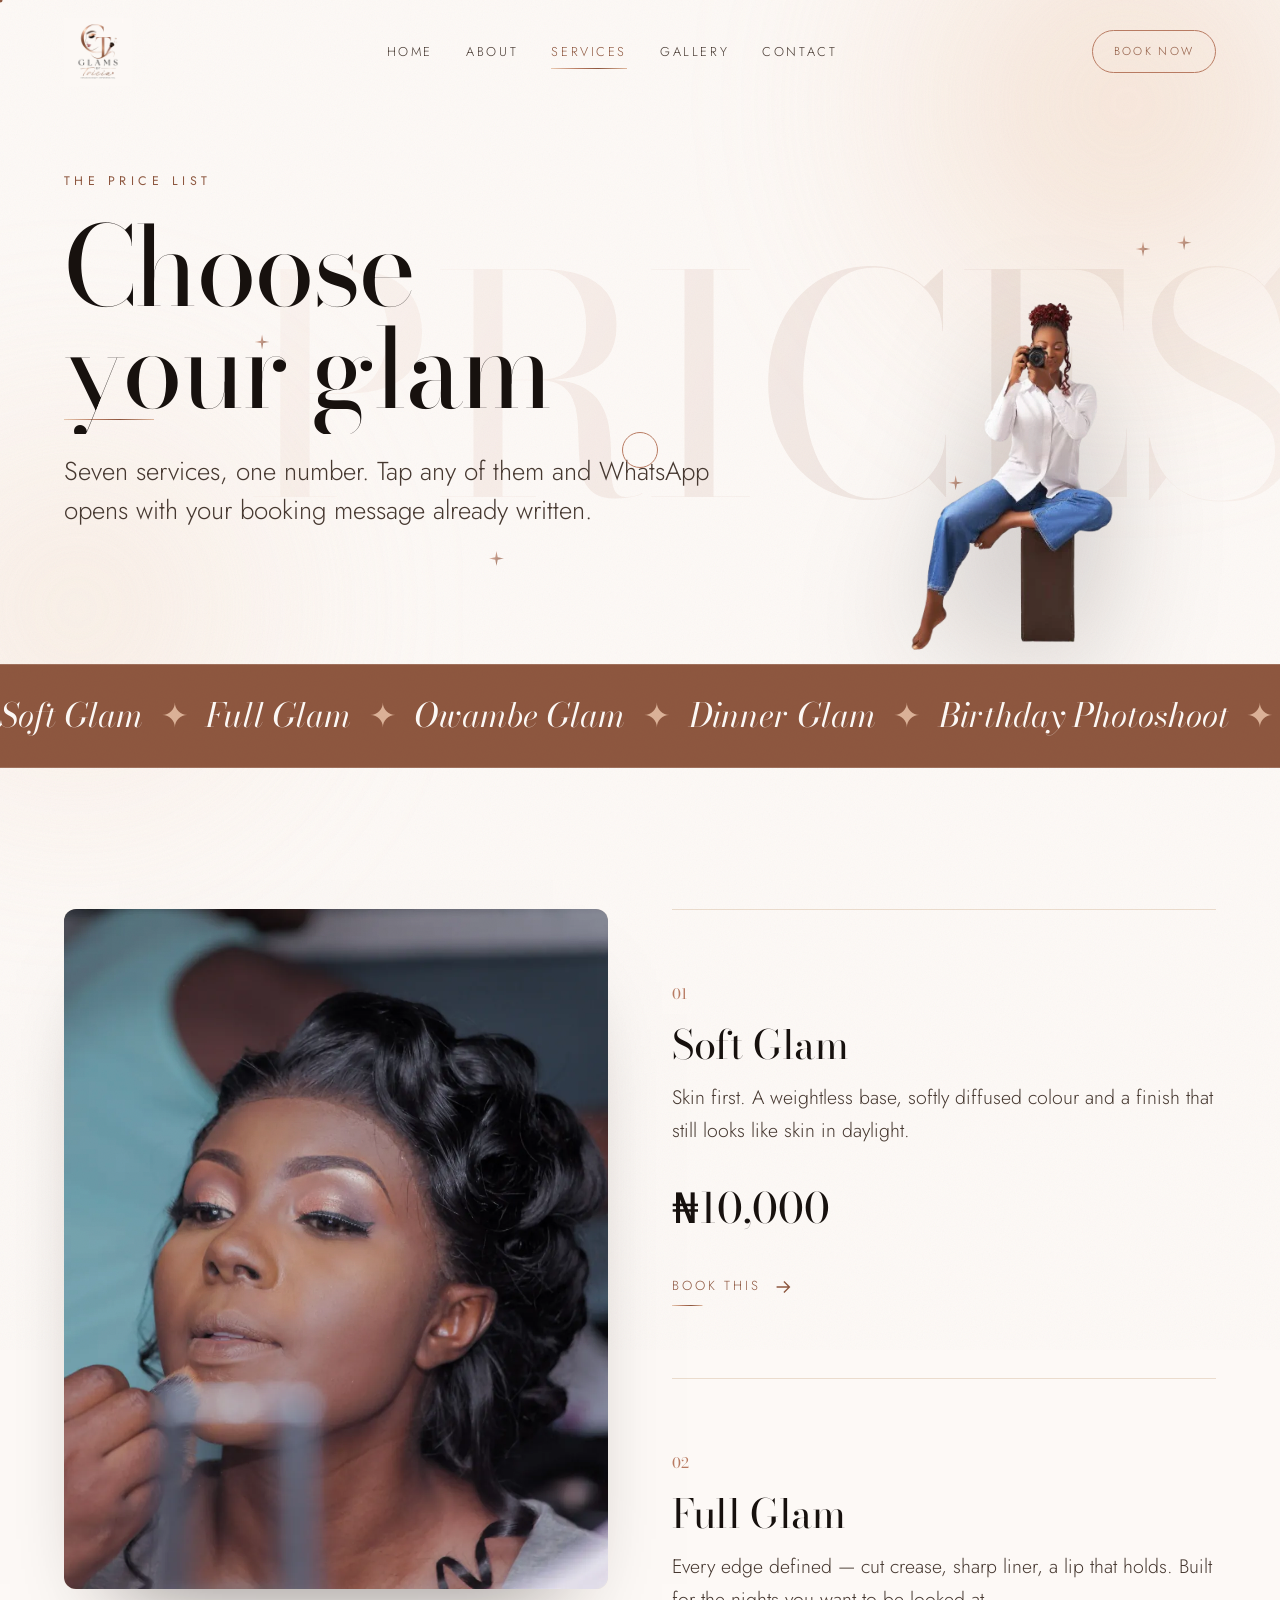
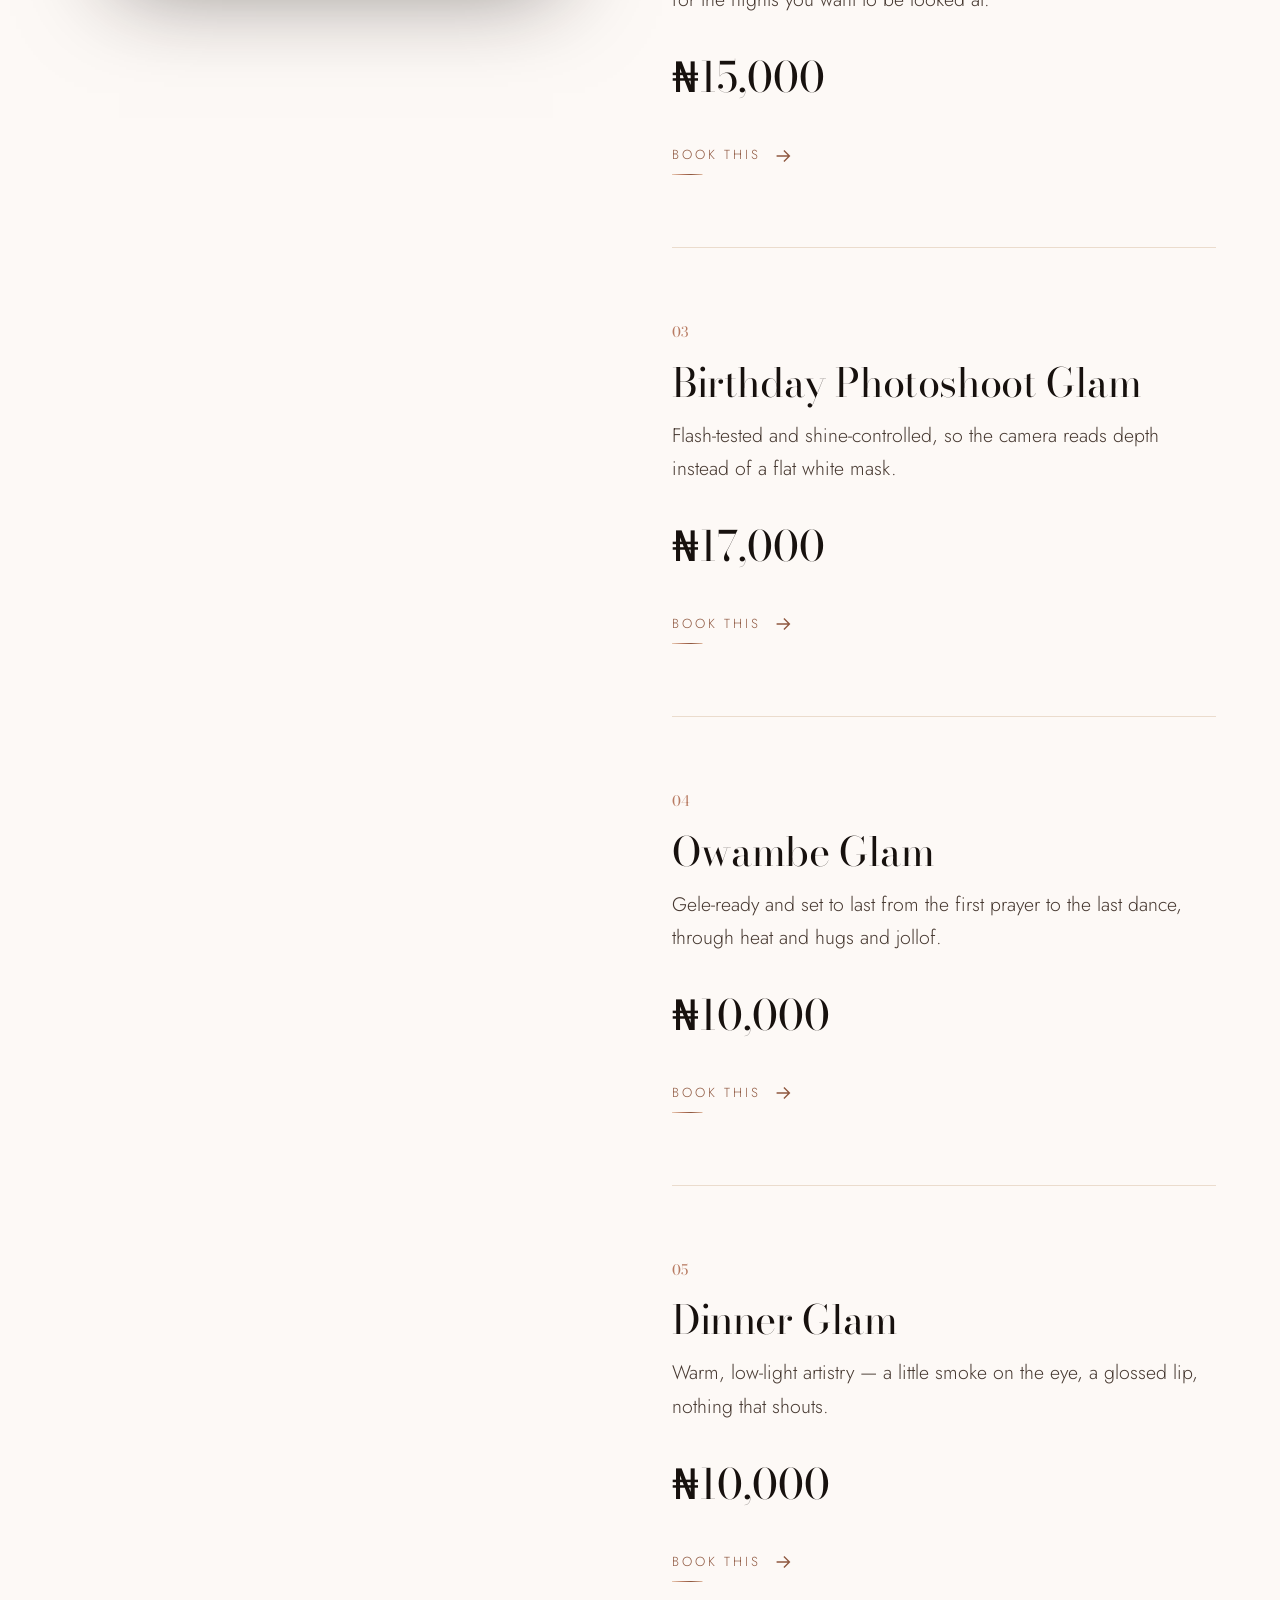
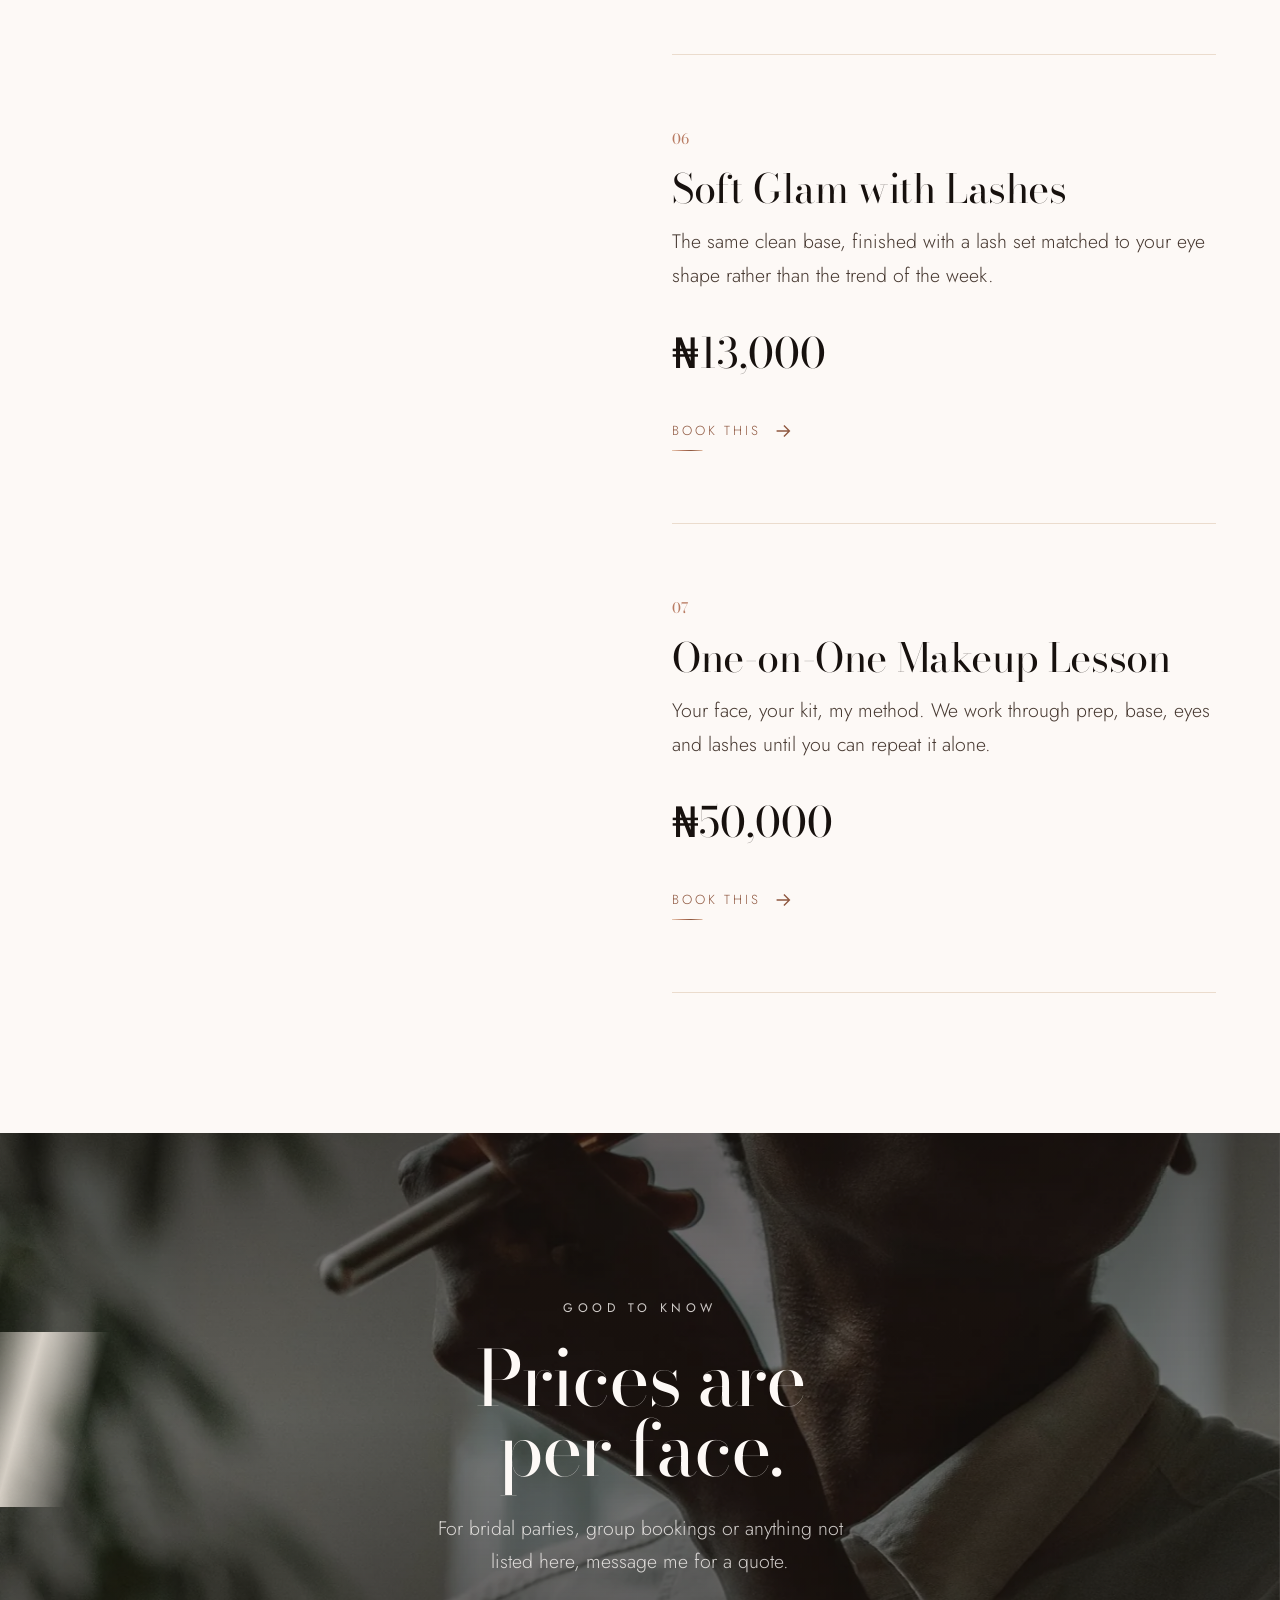
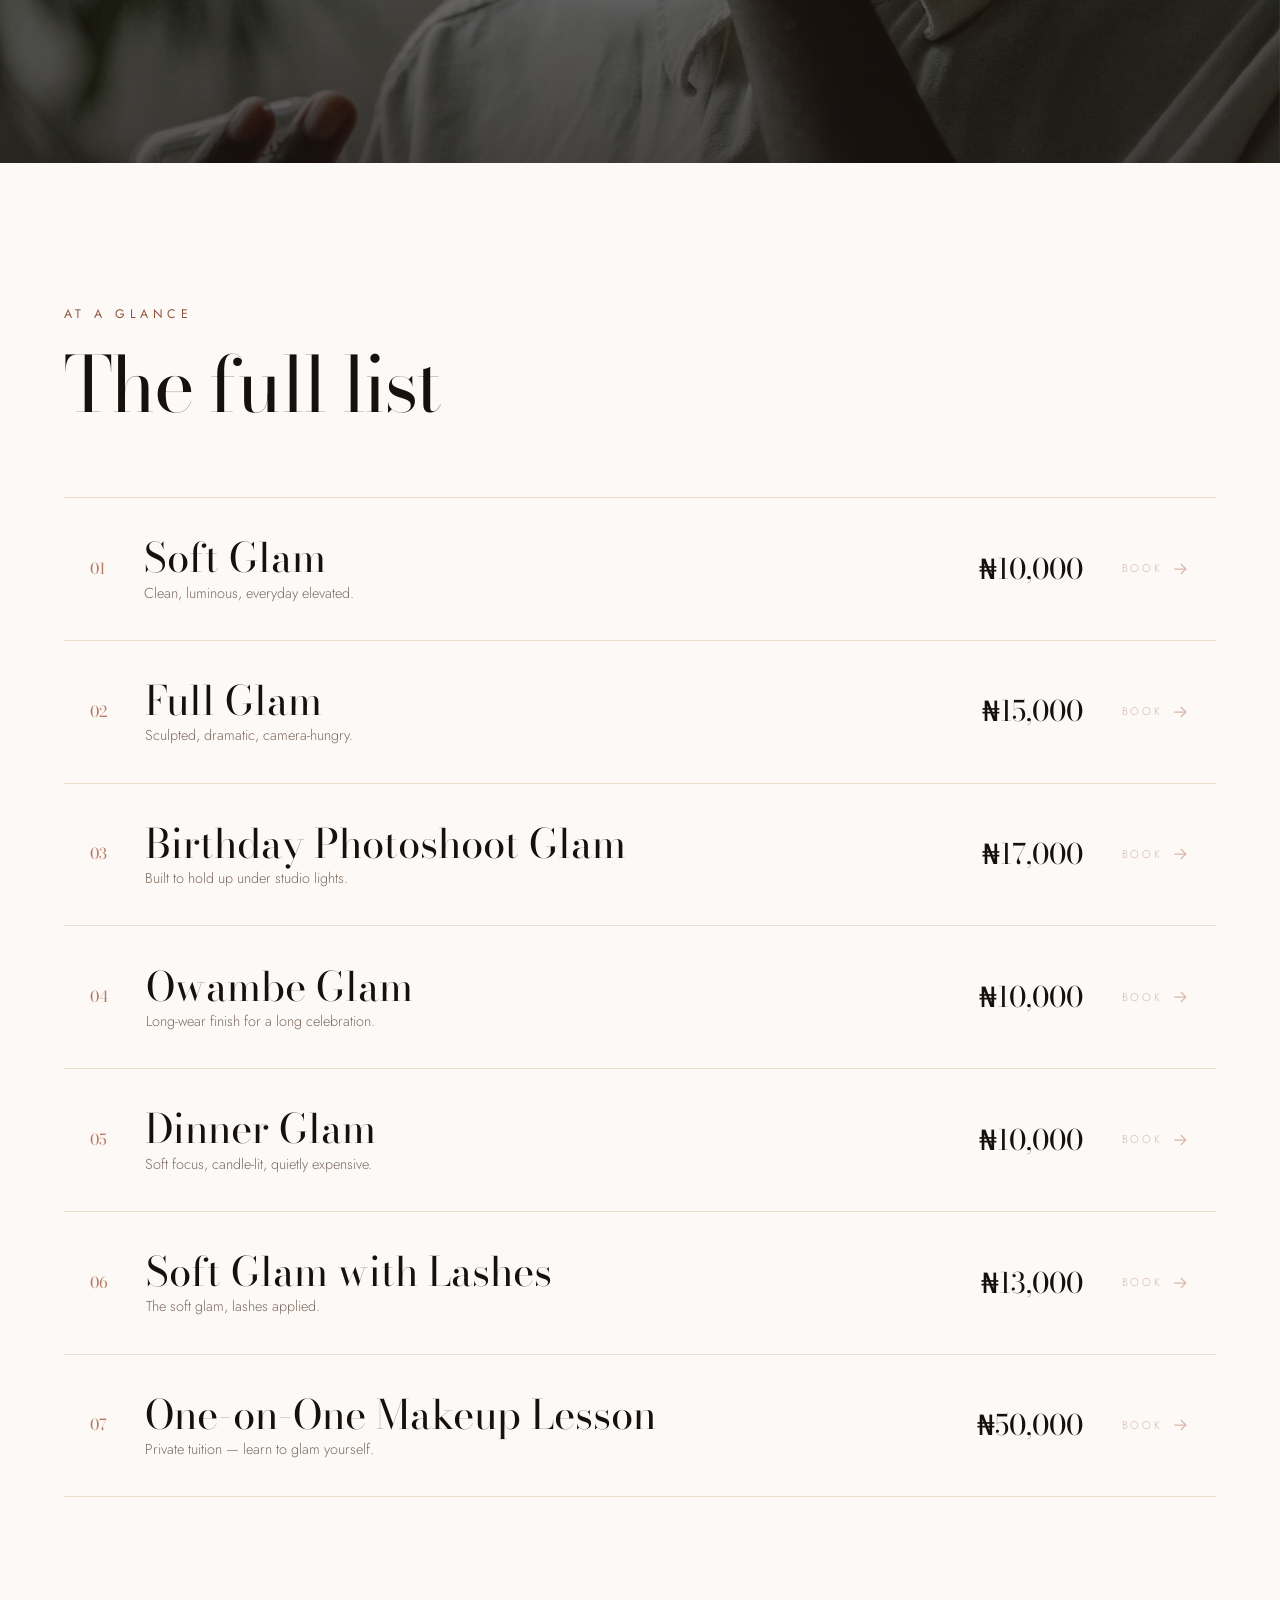
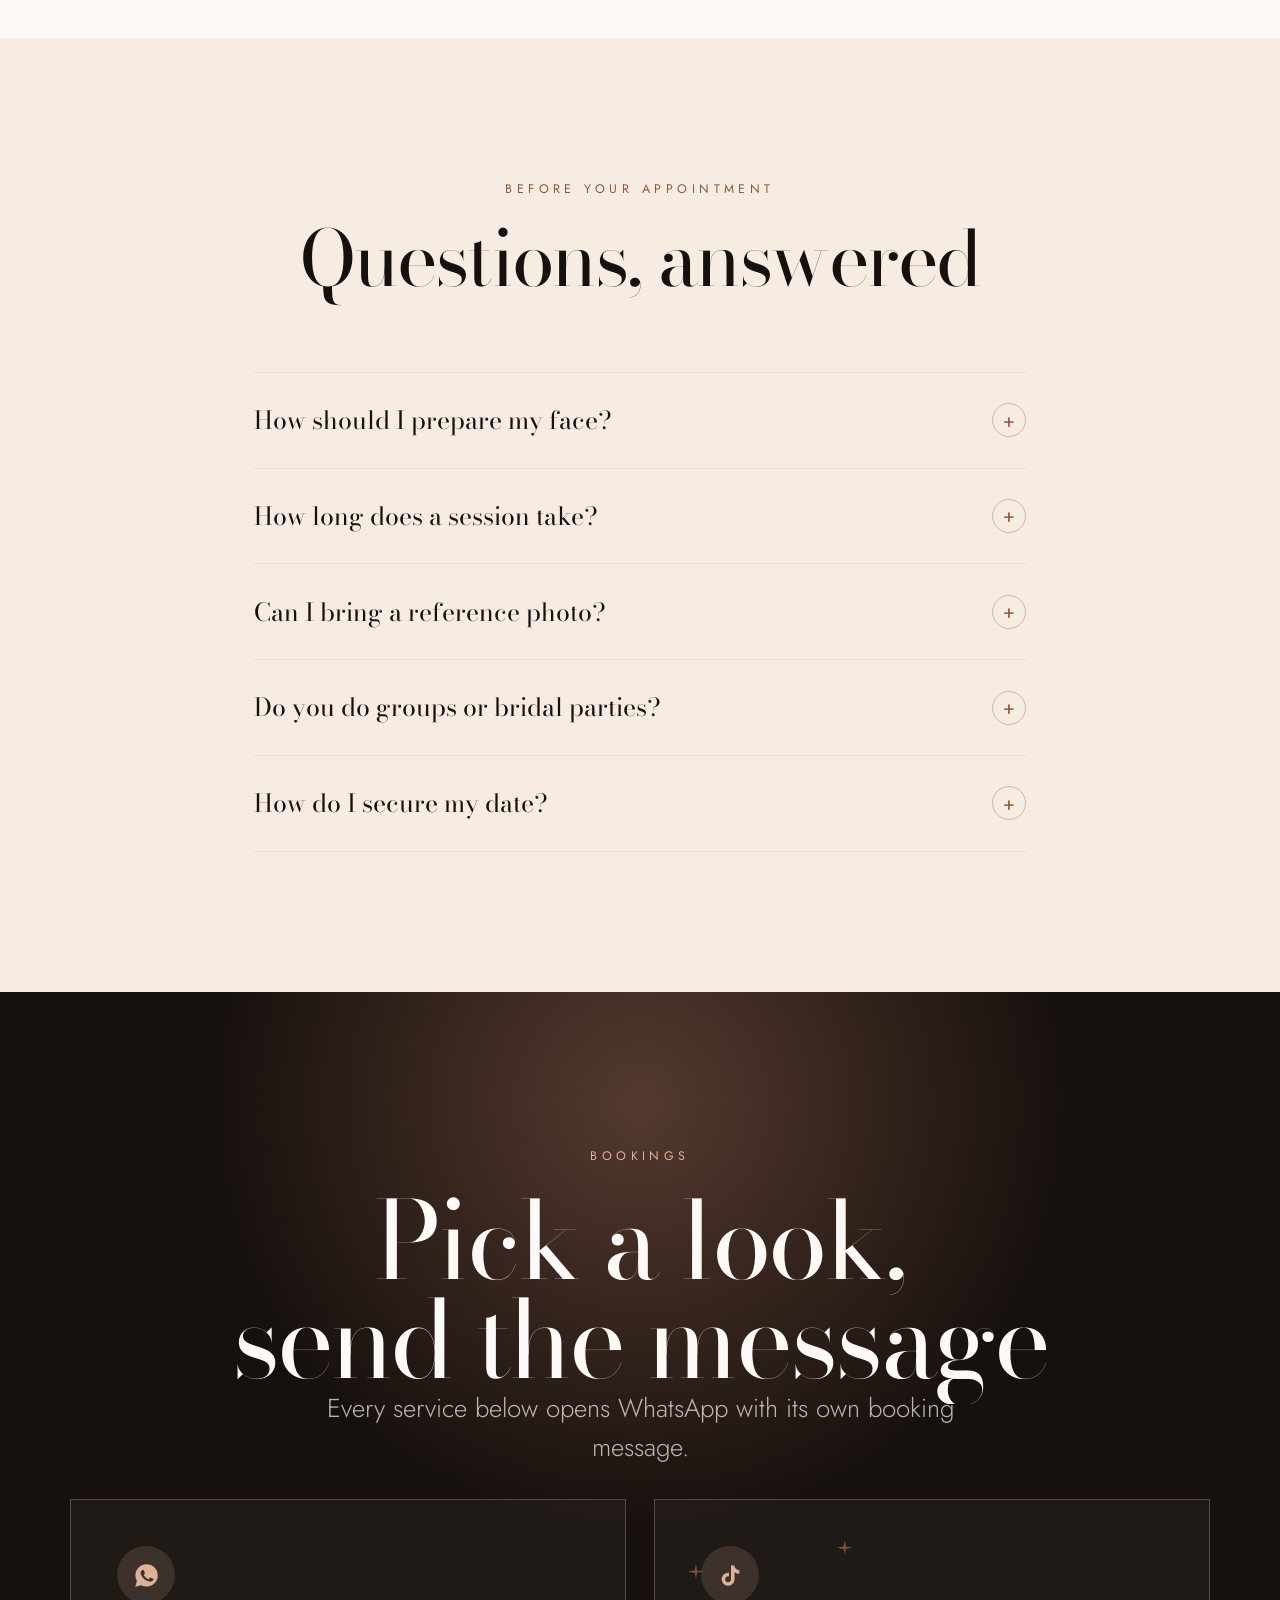
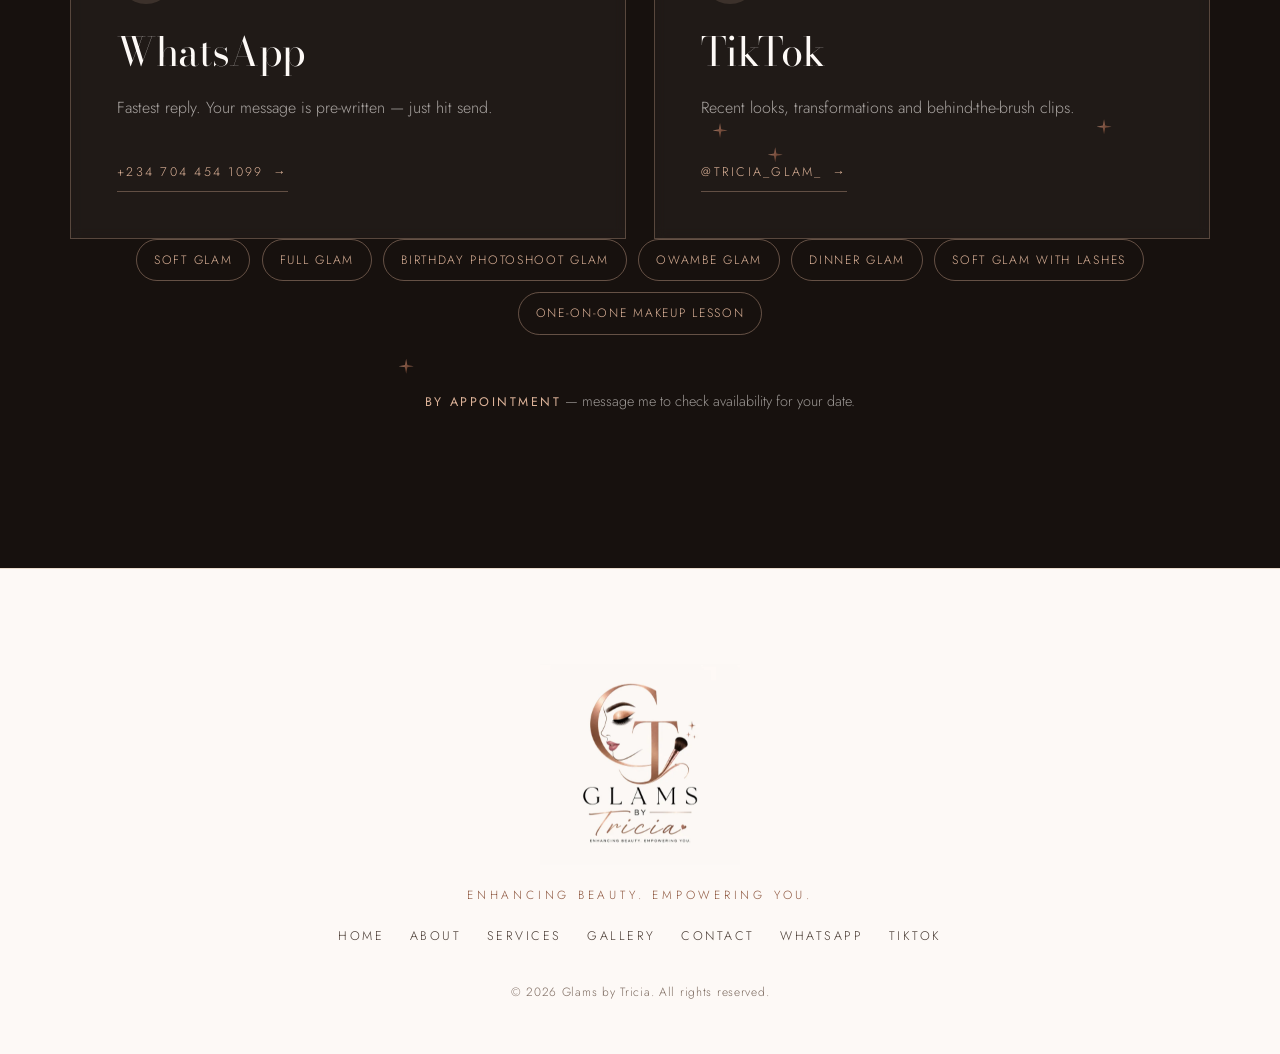
<file: site/services.html>
<!DOCTYPE html>
<html lang="en">
<head>
<meta charset="UTF-8" />
<meta name="viewport" content="width=device-width, initial-scale=1" />
<title>Services & Prices — Glams by Tricia</title>
<meta name="description" content="The full Glams by Tricia price list — soft glam, full glam, owambe, dinner, birthday photoshoot, lashes and one-on-one makeup lessons." />
<meta name="theme-color" content="#fdf9f6" />

<meta property="og:type" content="website" />
<meta property="og:title" content="Services & Prices — Glams by Tricia" />
<meta property="og:description" content="The full Glams by Tricia price list — soft glam, full glam, owambe, dinner, birthday photoshoot, lashes and one-on-one makeup lessons." />
<meta property="og:image" content="assets/img/logo.png" />

<link rel="icon" href="assets/img/logo-icon.png" />
<link rel="apple-touch-icon" href="assets/img/logo-icon.png" />

<link rel="preconnect" href="https://fonts.googleapis.com" />
<link rel="preconnect" href="https://fonts.gstatic.com" crossorigin />
<link href="https://fonts.googleapis.com/css2?family=Bodoni+Moda:ital,opsz,wght@0,6..96,400;1,6..96,400&family=Jost:wght@300;400;500&family=Style+Script&display=swap" rel="stylesheet" />
<link rel="stylesheet" href="styles.css" />
<script>document.documentElement.classList.add('js');</script>
</head>
<body data-page="services">

<div class="loader" id="loader" aria-hidden="true">
  <div class="loader__inner">
    <img src="assets/img/logo.webp" alt="" class="loader__logo" width="600" height="600" fetchpriority="high" />
    <div class="loader__bar"><span></span></div>
  </div>
</div>

<div class="curtain" id="curtain" aria-hidden="true"></div>
<div class="progress" id="progress" aria-hidden="true"></div>
<div class="cursor" id="cursor" aria-hidden="true"><span class="cursor__dot"></span><span class="cursor__ring"></span></div>
<div class="grain" aria-hidden="true"></div>
<div class="orb orb--1" aria-hidden="true"></div>
<div class="orb orb--2" aria-hidden="true"></div>

<header class="nav" id="nav">
  <a href="index.html" class="nav__brand" aria-label="Glams by Tricia — home">
    <img src="assets/img/logo.webp" alt="Glams by Tricia" width="600" height="600" />
  </a>

  <nav class="nav__links" aria-label="Primary">
    <a href="index.html"><span>Home</span></a>
    <a href="about.html"><span>About</span></a>
    <a href="services.html" aria-current="page"><span>Services</span></a>
    <a href="gallery.html"><span>Gallery</span></a>
    <a href="contact.html"><span>Contact</span></a>
  </nav>

  <a class="btn btn--pill nav__cta" href="https://wa.me/2347044541099?text=Hi%20Patricia%2C%20I%20will%20like%20to%20book%20your%20service" target="_blank" rel="noopener">Book Now</a>

  <button class="burger" id="burger" aria-label="Open menu" aria-expanded="false" aria-controls="mobileMenu">
    <span></span><span></span>
  </button>
</header>

<div class="menu" id="mobileMenu" aria-hidden="true">
  <nav class="menu__links" aria-label="Mobile">
    <a href="index.html"><em>01</em> Home</a>
    <a href="about.html"><em>02</em> About</a>
    <a href="services.html"><em>03</em> Services</a>
    <a href="gallery.html"><em>04</em> Gallery</a>
    <a href="contact.html"><em>05</em> Contact</a>
  </nav>
  <div class="menu__foot">
    <a href="https://wa.me/2347044541099?text=Hi%20Patricia%2C%20I%20will%20like%20to%20book%20your%20service" target="_blank" rel="noopener">WhatsApp</a>
    <a href="https://www.tiktok.com/@tricia_glam_?_r=1&amp;_t=ZS-99Aao37eI20" target="_blank" rel="noopener">TikTok</a>
  </div>
</div>

<main>

<header class="phead" data-sparkle="5">
  <span class="phead__ghost" aria-hidden="true">PRICES</span>
  <p class="eyebrow reveal">The price list</p>
  <h1 class="display phead__title split shimmer" data-split="Choose|your glam">Choose your glam</h1>
  <span class="rule"></span>
  <p class="lede phead__lede reveal" data-d="2">
    Seven services, one number. Tap any of them and WhatsApp opens with your booking message
    already written.
  </p>
  <img src="assets/img/cut-01.webp" alt="Patricia" class="phead__cut" width="434" height="575" />
</header>

<div class="marquee" aria-hidden="true">
  <div class="marquee__track"><span>Soft Glam <b>&#10022;</b> Full Glam <b>&#10022;</b> Owambe Glam <b>&#10022;</b> Dinner Glam <b>&#10022;</b> Birthday Photoshoot <b>&#10022;</b> Lashes <b>&#10022;</b> One-on-One Lessons <b>&#10022;</b> </span><span>Soft Glam <b>&#10022;</b> Full Glam <b>&#10022;</b> Owambe Glam <b>&#10022;</b> Dinner Glam <b>&#10022;</b> Birthday Photoshoot <b>&#10022;</b> Lashes <b>&#10022;</b> One-on-One Lessons <b>&#10022;</b> </span></div>
</div>

<section class="sec">
  <div class="showcase">
    <div class="showcase__media">
      <img data-show-img src="assets/img/bg-bridal.webp" alt="Soft Glam" loading="lazy" decoding="async" />
      <img data-show-img src="assets/img/look-full-glam.webp" alt="Full Glam" loading="lazy" decoding="async" />
      <img data-show-img src="assets/img/look-editorial.webp" alt="Birthday Photoshoot Glam" loading="lazy" decoding="async" />
      <img data-show-img src="assets/img/look-owambe.webp" alt="Owambe Glam" loading="lazy" decoding="async" />
      <img data-show-img src="assets/img/bg-editorial.webp" alt="Dinner Glam" loading="lazy" decoding="async" />
      <img data-show-img src="assets/img/bg-brush.webp" alt="Soft Glam with Lashes" loading="lazy" decoding="async" />
      <img data-show-img src="assets/img/look-lesson.webp" alt="One-on-One Makeup Lesson" loading="lazy" decoding="async" />
    </div>
    <div class="showcase__items">
    <article class="showcase__item" data-show>
      <span class="num">01</span>
      <h3 class="h3">Soft Glam</h3>
      <div class="showcase__thumb mask"><img src="assets/img/bg-bridal.webp" alt="Soft Glam" loading="lazy" decoding="async" /></div>
      <p>Skin first. A weightless base, softly diffused colour and a finish that still looks like skin in daylight.</p>
      <span class="showcase__price">&#8358;10,000</span>
      <a class="tlink" href="https://wa.me/2347044541099?text=Hi%20Patricia%2C%20I%20will%20like%20to%20book%20the%20Soft%20Glam%20service" target="_blank" rel="noopener">Book this <svg viewBox="0 0 24 24" aria-hidden="true"><path fill="none" stroke="currentColor" stroke-width="1.5" d="M5 12h14m-6-6 6 6-6 6"/></svg></a>
    </article>
    <article class="showcase__item" data-show>
      <span class="num">02</span>
      <h3 class="h3">Full Glam</h3>
      <div class="showcase__thumb mask"><img src="assets/img/look-full-glam.webp" alt="Full Glam" loading="lazy" decoding="async" /></div>
      <p>Every edge defined — cut crease, sharp liner, a lip that holds. Built for the nights you want to be looked at.</p>
      <span class="showcase__price">&#8358;15,000</span>
      <a class="tlink" href="https://wa.me/2347044541099?text=Hi%20Patricia%2C%20I%20will%20like%20to%20book%20the%20Full%20Glam%20service" target="_blank" rel="noopener">Book this <svg viewBox="0 0 24 24" aria-hidden="true"><path fill="none" stroke="currentColor" stroke-width="1.5" d="M5 12h14m-6-6 6 6-6 6"/></svg></a>
    </article>
    <article class="showcase__item" data-show>
      <span class="num">03</span>
      <h3 class="h3">Birthday Photoshoot Glam</h3>
      <div class="showcase__thumb mask"><img src="assets/img/look-editorial.webp" alt="Birthday Photoshoot Glam" loading="lazy" decoding="async" /></div>
      <p>Flash-tested and shine-controlled, so the camera reads depth instead of a flat white mask.</p>
      <span class="showcase__price">&#8358;17,000</span>
      <a class="tlink" href="https://wa.me/2347044541099?text=Hi%20Patricia%2C%20I%20will%20like%20to%20book%20the%20Birthday%20Photo%20Shoot%20Glam%20service" target="_blank" rel="noopener">Book this <svg viewBox="0 0 24 24" aria-hidden="true"><path fill="none" stroke="currentColor" stroke-width="1.5" d="M5 12h14m-6-6 6 6-6 6"/></svg></a>
    </article>
    <article class="showcase__item" data-show>
      <span class="num">04</span>
      <h3 class="h3">Owambe Glam</h3>
      <div class="showcase__thumb mask"><img src="assets/img/look-owambe.webp" alt="Owambe Glam" loading="lazy" decoding="async" /></div>
      <p>Gele-ready and set to last from the first prayer to the last dance, through heat and hugs and jollof.</p>
      <span class="showcase__price">&#8358;10,000</span>
      <a class="tlink" href="https://wa.me/2347044541099?text=Hi%20Patricia%2C%20I%20will%20like%20to%20book%20the%20Owambe%20Glam%20service" target="_blank" rel="noopener">Book this <svg viewBox="0 0 24 24" aria-hidden="true"><path fill="none" stroke="currentColor" stroke-width="1.5" d="M5 12h14m-6-6 6 6-6 6"/></svg></a>
    </article>
    <article class="showcase__item" data-show>
      <span class="num">05</span>
      <h3 class="h3">Dinner Glam</h3>
      <div class="showcase__thumb mask"><img src="assets/img/bg-editorial.webp" alt="Dinner Glam" loading="lazy" decoding="async" /></div>
      <p>Warm, low-light artistry — a little smoke on the eye, a glossed lip, nothing that shouts.</p>
      <span class="showcase__price">&#8358;10,000</span>
      <a class="tlink" href="https://wa.me/2347044541099?text=Hi%20Patricia%2C%20I%20will%20like%20to%20book%20the%20Dinner%20Glam%20service" target="_blank" rel="noopener">Book this <svg viewBox="0 0 24 24" aria-hidden="true"><path fill="none" stroke="currentColor" stroke-width="1.5" d="M5 12h14m-6-6 6 6-6 6"/></svg></a>
    </article>
    <article class="showcase__item" data-show>
      <span class="num">06</span>
      <h3 class="h3">Soft Glam with Lashes</h3>
      <div class="showcase__thumb mask"><img src="assets/img/bg-brush.webp" alt="Soft Glam with Lashes" loading="lazy" decoding="async" /></div>
      <p>The same clean base, finished with a lash set matched to your eye shape rather than the trend of the week.</p>
      <span class="showcase__price">&#8358;13,000</span>
      <a class="tlink" href="https://wa.me/2347044541099?text=Hi%20Patricia%2C%20I%20will%20like%20to%20book%20the%20Soft%20Glam%20with%20Lashes%20service" target="_blank" rel="noopener">Book this <svg viewBox="0 0 24 24" aria-hidden="true"><path fill="none" stroke="currentColor" stroke-width="1.5" d="M5 12h14m-6-6 6 6-6 6"/></svg></a>
    </article>
    <article class="showcase__item" data-show>
      <span class="num">07</span>
      <h3 class="h3">One-on-One Makeup Lesson</h3>
      <div class="showcase__thumb mask"><img src="assets/img/look-lesson.webp" alt="One-on-One Makeup Lesson" loading="lazy" decoding="async" /></div>
      <p>Your face, your kit, my method. We work through prep, base, eyes and lashes until you can repeat it alone.</p>
      <span class="showcase__price">&#8358;50,000</span>
      <a class="tlink" href="https://wa.me/2347044541099?text=Hi%20Patricia%2C%20I%20will%20like%20to%20book%20the%20One-on-One%20Makeup%20Lesson" target="_blank" rel="noopener">Book this <svg viewBox="0 0 24 24" aria-hidden="true"><path fill="none" stroke="currentColor" stroke-width="1.5" d="M5 12h14m-6-6 6 6-6 6"/></svg></a>
    </article>
    </div>
  </div>
</section>

<section class="band">
  <div class="band__bg" data-parallax="-0.12" style="background-image:url('assets/img/bg-brush.webp')"></div>
  <div class="band__inner band__inner--wide">
    <p class="eyebrow eyebrow--light reveal">Good to know</p>
    <h2 class="display h2 split shimmer" data-split="Prices are|per face.">Prices are per face.</h2>
    <p class="reveal" data-d="5">For bridal parties, group bookings or anything not listed here, message me for a quote.</p>
  </div>
</section>

<section class="sec">
  <div class="sec-head">
    <p class="eyebrow reveal">At a glance</p>
    <h2 class="display h2 split shimmer" data-split="The full list">The full list</h2>
  </div>
  <ol class="list">
    <li class="list__row reveal" data-d="0">
      <a href="https://wa.me/2347044541099?text=Hi%20Patricia%2C%20I%20will%20like%20to%20book%20the%20Soft%20Glam%20service" target="_blank" rel="noopener">
        <span class="list__no">01</span>
        <span class="list__name">Soft Glam<em>Clean, luminous, everyday elevated.</em></span>
        <span class="list__price">&#8358;10,000</span>
        <span class="list__go" aria-hidden="true">Book<svg viewBox="0 0 24 24" aria-hidden="true"><path fill="none" stroke="currentColor" stroke-width="1.5" d="M5 12h14m-6-6 6 6-6 6"/></svg></span>
      </a>
    </li>
    <li class="list__row reveal" data-d="1">
      <a href="https://wa.me/2347044541099?text=Hi%20Patricia%2C%20I%20will%20like%20to%20book%20the%20Full%20Glam%20service" target="_blank" rel="noopener">
        <span class="list__no">02</span>
        <span class="list__name">Full Glam<em>Sculpted, dramatic, camera-hungry.</em></span>
        <span class="list__price">&#8358;15,000</span>
        <span class="list__go" aria-hidden="true">Book<svg viewBox="0 0 24 24" aria-hidden="true"><path fill="none" stroke="currentColor" stroke-width="1.5" d="M5 12h14m-6-6 6 6-6 6"/></svg></span>
      </a>
    </li>
    <li class="list__row reveal" data-d="2">
      <a href="https://wa.me/2347044541099?text=Hi%20Patricia%2C%20I%20will%20like%20to%20book%20the%20Birthday%20Photo%20Shoot%20Glam%20service" target="_blank" rel="noopener">
        <span class="list__no">03</span>
        <span class="list__name">Birthday Photoshoot Glam<em>Built to hold up under studio lights.</em></span>
        <span class="list__price">&#8358;17,000</span>
        <span class="list__go" aria-hidden="true">Book<svg viewBox="0 0 24 24" aria-hidden="true"><path fill="none" stroke="currentColor" stroke-width="1.5" d="M5 12h14m-6-6 6 6-6 6"/></svg></span>
      </a>
    </li>
    <li class="list__row reveal" data-d="3">
      <a href="https://wa.me/2347044541099?text=Hi%20Patricia%2C%20I%20will%20like%20to%20book%20the%20Owambe%20Glam%20service" target="_blank" rel="noopener">
        <span class="list__no">04</span>
        <span class="list__name">Owambe Glam<em>Long-wear finish for a long celebration.</em></span>
        <span class="list__price">&#8358;10,000</span>
        <span class="list__go" aria-hidden="true">Book<svg viewBox="0 0 24 24" aria-hidden="true"><path fill="none" stroke="currentColor" stroke-width="1.5" d="M5 12h14m-6-6 6 6-6 6"/></svg></span>
      </a>
    </li>
    <li class="list__row reveal" data-d="4">
      <a href="https://wa.me/2347044541099?text=Hi%20Patricia%2C%20I%20will%20like%20to%20book%20the%20Dinner%20Glam%20service" target="_blank" rel="noopener">
        <span class="list__no">05</span>
        <span class="list__name">Dinner Glam<em>Soft focus, candle-lit, quietly expensive.</em></span>
        <span class="list__price">&#8358;10,000</span>
        <span class="list__go" aria-hidden="true">Book<svg viewBox="0 0 24 24" aria-hidden="true"><path fill="none" stroke="currentColor" stroke-width="1.5" d="M5 12h14m-6-6 6 6-6 6"/></svg></span>
      </a>
    </li>
    <li class="list__row reveal" data-d="5">
      <a href="https://wa.me/2347044541099?text=Hi%20Patricia%2C%20I%20will%20like%20to%20book%20the%20Soft%20Glam%20with%20Lashes%20service" target="_blank" rel="noopener">
        <span class="list__no">06</span>
        <span class="list__name">Soft Glam with Lashes<em>The soft glam, lashes applied.</em></span>
        <span class="list__price">&#8358;13,000</span>
        <span class="list__go" aria-hidden="true">Book<svg viewBox="0 0 24 24" aria-hidden="true"><path fill="none" stroke="currentColor" stroke-width="1.5" d="M5 12h14m-6-6 6 6-6 6"/></svg></span>
      </a>
    </li>
    <li class="list__row reveal" data-d="6">
      <a href="https://wa.me/2347044541099?text=Hi%20Patricia%2C%20I%20will%20like%20to%20book%20the%20One-on-One%20Makeup%20Lesson" target="_blank" rel="noopener">
        <span class="list__no">07</span>
        <span class="list__name">One-on-One Makeup Lesson<em>Private tuition — learn to glam yourself.</em></span>
        <span class="list__price">&#8358;50,000</span>
        <span class="list__go" aria-hidden="true">Book<svg viewBox="0 0 24 24" aria-hidden="true"><path fill="none" stroke="currentColor" stroke-width="1.5" d="M5 12h14m-6-6 6 6-6 6"/></svg></span>
      </a>
    </li>
  </ol>
</section>

<section class="sec" style="background:var(--cream-2)">
  <div class="sec-head sec-head--center">
    <p class="eyebrow reveal">Before your appointment</p>
    <h2 class="display h2 split shimmer" data-split="Questions, answered">Questions, answered</h2>
  </div>

  <div class="faq">
    <div class="faq__item">
      <button class="faq__q" type="button">How should I prepare my face? <i>+</i></button>
      <div class="faq__a"><p>Come with clean, moisturised skin and no makeup on. If you use a particular
        moisturiser or lip balm that your skin likes, use it about twenty minutes before we start.</p></div>
    </div>
    <div class="faq__item">
      <button class="faq__q" type="button">How long does a session take? <i>+</i></button>
      <div class="faq__a"><p>It depends on the look. A soft glam is quicker than a full glam with lashes,
        and photoshoot work takes longer because it gets checked under flash. I will give you a realistic
        time when you message me your date.</p></div>
    </div>
    <div class="faq__item">
      <button class="faq__q" type="button">Can I bring a reference photo? <i>+</i></button>
      <div class="faq__a"><p>Please do. Send it on WhatsApp when you book. I will tell you honestly which
        parts will translate onto your features and which parts I would adjust.</p></div>
    </div>
    <div class="faq__item">
      <button class="faq__q" type="button">Do you do groups or bridal parties? <i>+</i></button>
      <div class="faq__a"><p>Message me with the number of faces and the date and I will quote you.
        Group bookings need more notice than a single face, so reach out early.</p></div>
    </div>
    <div class="faq__item">
      <button class="faq__q" type="button">How do I secure my date? <i>+</i></button>
      <div class="faq__a"><p>Send me a message on WhatsApp with the date, the time you need to be ready
        and the occasion. I will confirm availability and tell you the next step.</p></div>
    </div>
  </div>
</section>

<section class="book" id="book" data-sparkle="6">
  <div class="book__inner">
    <p class="eyebrow eyebrow--light reveal">Bookings</p>
    <h2 class="display h1 split shimmer" data-split="Pick a look,|send the message" data-d="1">Pick a look, send the message</h2>
    <p class="lede reveal" data-d="3" style="color:rgba(253,249,246,.7);max-width:46ch;margin-inline:auto">Every service below opens WhatsApp with its own booking message.</p>

    <div class="book__cards">
      <a class="card reveal" data-d="4" href="https://wa.me/2347044541099?text=Hi%20Patricia%2C%20I%20will%20like%20to%20book%20your%20service" target="_blank" rel="noopener">
        <span class="card__ico"><svg viewBox="0 0 24 24" aria-hidden="true"><path fill="currentColor" d="M12.04 2A9.9 9.9 0 0 0 2.1 11.9a9.8 9.8 0 0 0 1.36 4.98L2 22l5.28-1.38a9.9 9.9 0 0 0 4.76 1.21h.01A9.9 9.9 0 0 0 22 11.93 9.9 9.9 0 0 0 12.04 2Zm5.8 14.06c-.24.68-1.42 1.32-1.95 1.36-.5.05-.98.23-3.3-.69-2.78-1.1-4.54-3.95-4.68-4.13-.13-.18-1.11-1.48-1.11-2.82 0-1.34.7-2 .95-2.27.25-.27.54-.34.72-.34h.52c.17 0 .4-.06.62.48.24.57.8 1.98.87 2.12.07.14.12.3.02.48-.1.18-.15.3-.29.46-.15.17-.31.38-.44.5-.15.15-.3.31-.13.6.17.3.75 1.24 1.62 2 1.11.99 2.05 1.3 2.34 1.45.29.15.46.13.63-.08.17-.2.72-.84.91-1.13.19-.29.38-.24.64-.14.26.1 1.66.79 1.95.93.28.14.47.21.54.33.07.12.07.7-.17 1.38Z"/></svg></span>
        <h3 class="h3">WhatsApp</h3>
        <p>Fastest reply. Your message is pre-written — just hit send.</p>
        <span class="card__link">+234 704 454 1099 <i>&#8594;</i></span>
      </a>

      <a class="card reveal" data-d="5" href="https://www.tiktok.com/@tricia_glam_?_r=1&amp;_t=ZS-99Aao37eI20" target="_blank" rel="noopener">
        <span class="card__ico"><svg viewBox="0 0 24 24" aria-hidden="true"><path fill="currentColor" d="M16.6 5.82A4.28 4.28 0 0 1 15.54 3h-3.09v12.4a2.59 2.59 0 0 1-2.59 2.5A2.59 2.59 0 0 1 7.27 15.3a2.59 2.59 0 0 1 3.4-2.45v-3.2a5.72 5.72 0 0 0-.81-.06A5.73 5.73 0 0 0 4.13 15.3 5.73 5.73 0 0 0 9.86 21a5.73 5.73 0 0 0 5.73-5.7V9.01a7.35 7.35 0 0 0 4.28 1.37V7.3a4.29 4.29 0 0 1-3.27-1.48Z"/></svg></span>
        <h3 class="h3">TikTok</h3>
        <p>Recent looks, transformations and behind-the-brush clips.</p>
        <span class="card__link">@tricia_glam_ <i>&#8594;</i></span>
      </a>
    </div>
    <div class="chips reveal" data-d="6">
      <a href="https://wa.me/2347044541099?text=Hi%20Patricia%2C%20I%20will%20like%20to%20book%20the%20Soft%20Glam%20service" target="_blank" rel="noopener">Soft Glam</a>
      <a href="https://wa.me/2347044541099?text=Hi%20Patricia%2C%20I%20will%20like%20to%20book%20the%20Full%20Glam%20service" target="_blank" rel="noopener">Full Glam</a>
      <a href="https://wa.me/2347044541099?text=Hi%20Patricia%2C%20I%20will%20like%20to%20book%20the%20Birthday%20Photo%20Shoot%20Glam%20service" target="_blank" rel="noopener">Birthday Photoshoot Glam</a>
      <a href="https://wa.me/2347044541099?text=Hi%20Patricia%2C%20I%20will%20like%20to%20book%20the%20Owambe%20Glam%20service" target="_blank" rel="noopener">Owambe Glam</a>
      <a href="https://wa.me/2347044541099?text=Hi%20Patricia%2C%20I%20will%20like%20to%20book%20the%20Dinner%20Glam%20service" target="_blank" rel="noopener">Dinner Glam</a>
      <a href="https://wa.me/2347044541099?text=Hi%20Patricia%2C%20I%20will%20like%20to%20book%20the%20Soft%20Glam%20with%20Lashes%20service" target="_blank" rel="noopener">Soft Glam with Lashes</a>
      <a href="https://wa.me/2347044541099?text=Hi%20Patricia%2C%20I%20will%20like%20to%20book%20the%20One-on-One%20Makeup%20Lesson" target="_blank" rel="noopener">One-on-One Makeup Lesson</a>
    </div>

    <p class="book__note reveal" data-d="7"><b>By appointment</b> &mdash; message me to check availability for your date.</p>
  </div>
</section>

</main>

<footer class="foot">
  <img src="assets/img/logo.webp" alt="Glams by Tricia" class="foot__logo reveal" width="600" height="600" loading="lazy" decoding="async" />
  <p class="foot__tag reveal" data-d="1">Enhancing Beauty. Empowering You.</p>
  <nav class="foot__nav reveal" data-d="2" aria-label="Footer">
    <a href="index.html">Home</a>
    <a href="about.html">About</a>
    <a href="services.html">Services</a>
    <a href="gallery.html">Gallery</a>
    <a href="contact.html">Contact</a>
    <a href="https://wa.me/2347044541099?text=Hi%20Patricia%2C%20I%20will%20like%20to%20book%20your%20service" target="_blank" rel="noopener">WhatsApp</a>
    <a href="https://www.tiktok.com/@tricia_glam_?_r=1&amp;_t=ZS-99Aao37eI20" target="_blank" rel="noopener">TikTok</a>
  </nav>
  <p class="foot__copy reveal" data-d="3">&copy; <span class="yr">2026</span> Glams by Tricia. All rights reserved.</p>
</footer>

<a class="fab" id="fab" href="https://wa.me/2347044541099?text=Hi%20Patricia%2C%20I%20will%20like%20to%20book%20your%20service" target="_blank" rel="noopener" aria-label="Book on WhatsApp">
  <svg viewBox="0 0 24 24" aria-hidden="true"><path fill="currentColor" d="M12.04 2A9.9 9.9 0 0 0 2.1 11.9a9.8 9.8 0 0 0 1.36 4.98L2 22l5.28-1.38a9.9 9.9 0 0 0 4.76 1.21h.01A9.9 9.9 0 0 0 22 11.93 9.9 9.9 0 0 0 12.04 2Zm5.8 14.06c-.24.68-1.42 1.32-1.95 1.36-.5.05-.98.23-3.3-.69-2.78-1.1-4.54-3.95-4.68-4.13-.13-.18-1.11-1.48-1.11-2.82 0-1.34.7-2 .95-2.27.25-.27.54-.34.72-.34h.52c.17 0 .4-.06.62.48.24.57.8 1.98.87 2.12.07.14.12.3.02.48-.1.18-.15.3-.29.46-.15.17-.31.38-.44.5-.15.15-.3.31-.13.6.17.3.75 1.24 1.62 2 1.11.99 2.05 1.3 2.34 1.45.29.15.46.13.63-.08.17-.2.72-.84.91-1.13.19-.29.38-.24.64-.14.26.1 1.66.79 1.95.93.28.14.47.21.54.33.07.12.07.7-.17 1.38Z"/></svg><span>Book now</span>
</a>

<script src="script.js"></script>
</body>
</html>
</file>
<file: site/styles.css>
/* ============================================================
   GLAMS BY TRICIA
   Editorial luxury — rose gold on porcelain, drawn from the logo
   ============================================================ */

:root{
  --cream:      #fdf9f6;
  --cream-2:    #f6ece2;
  --cream-3:    #ebdccd;
  --ink:        #17110e;
  --ink-2:      #463830;
  --ink-soft:   #7d6b60;

  --rose:       #b87b62;
  --rose-lt:    #dcb298;
  --rose-pale:  #f2e0d1;
  --rose-dk:    #8e573f;

  --gold: linear-gradient(118deg,#e9c9b1 0%,#b87b62 36%,#8e573f 62%,#e0b99f 100%);
  --gold-soft: linear-gradient(140deg,#f4e3d4,#dcb298 45%,#c08e73);

  --display:'Bodoni Moda','Times New Roman',serif;
  --body:'Jost','Helvetica Neue',sans-serif;
  --script:'Style Script',cursive;

  /* type scale — deliberately large */
  --fs-hero:clamp(3.1rem,8.6vw,8.6rem);
  --fs-h1:  clamp(2.9rem,8.4vw,7.4rem);
  --fs-h2:  clamp(2.3rem,6vw,5.1rem);
  --fs-h3:  clamp(1.45rem,1rem + 2vw,2.5rem);
  --fs-lede:clamp(1.18rem,1.02rem + .75vw,1.62rem);
  --fs-body:clamp(1.06rem,1rem + .32vw,1.22rem);
  --fs-eyebrow:clamp(.72rem,.68rem + .12vw,.84rem);

  --gut:clamp(1.4rem,5vw,6rem);
  --max:1560px;

  --ease:cubic-bezier(.22,1,.36,1);
  --ease-io:cubic-bezier(.65,0,.2,1);
}

*,*::before,*::after{ box-sizing:border-box; }

html{ scroll-behavior:smooth; -webkit-text-size-adjust:100%; }

body{
  margin:0;
  background:var(--cream);
  color:var(--ink);
  font-family:var(--body);
  font-weight:300;
  font-size:var(--fs-body);
  line-height:1.72;
  overflow-x:hidden;
}

img{ max-width:100%; display:block; height:auto; }
a{ color:inherit; text-decoration:none; }
ol,ul{ margin:0; padding:0; list-style:none; }
::selection{ background:var(--rose); color:var(--cream); }

::-webkit-scrollbar{ width:10px; }
::-webkit-scrollbar-track{ background:var(--cream-2); }
::-webkit-scrollbar-thumb{ background:var(--rose-lt); border-radius:10px; }
::-webkit-scrollbar-thumb:hover{ background:var(--rose); }

.wrap{ max-width:var(--max); margin-inline:auto; padding-inline:var(--gut); }
.sr-only{
  position:absolute; width:1px; height:1px; padding:0; margin:-1px;
  overflow:hidden; clip:rect(0 0 0 0); white-space:nowrap; border:0;
}

/* ============================================================
   TYPE
   ============================================================ */
.display{ font-family:var(--display); font-weight:400; line-height:.92; letter-spacing:-.025em; margin:0; }
.h1{ font-size:var(--fs-h1); }
.h2{ font-size:var(--fs-h2); }
.h3{
  font-family:var(--display); font-weight:400; font-size:var(--fs-h3);
  line-height:1.1; letter-spacing:-.01em; margin:0 0 .5em;
}
.script{
  font-family:var(--script); font-weight:400; font-size:1.14em; line-height:.86;
  background:var(--gold); -webkit-background-clip:text; background-clip:text;
  color:transparent; padding-right:.09em;
}
.eyebrow{
  font-size:var(--fs-eyebrow); letter-spacing:.36em; text-transform:uppercase;
  color:var(--rose-dk); margin:0 0 1.5rem; font-weight:400;
}
.eyebrow--light{ color:var(--rose-lt); }
.lede{ font-size:var(--fs-lede); line-height:1.5; color:var(--ink-2); margin:0 0 2rem; }
.rule{ display:block; width:90px; height:1px; background:var(--gold); margin:0 0 2rem; transform-origin:left; }
.rule.is-in{ animation:ruleIn 1s var(--ease) .15s both; }
@keyframes ruleIn{ from{ transform:scaleX(0); } to{ transform:scaleX(1); } }
.signature{
  font-family:var(--script); font-size:clamp(2.8rem,5vw,4.4rem); line-height:1;
  background:var(--gold); -webkit-background-clip:text; background-clip:text;
  color:transparent; margin:2rem 0 0;
}

/* ============================================================
   SPLIT-TEXT ANIMATION
   ============================================================ */
.split{ display:block; }
.split .ln{ display:block; overflow:hidden; padding-bottom:.14em; margin-bottom:-.14em; }
.split .ch{ display:inline-block; white-space:pre; transform:translateY(112%) rotate(6deg); opacity:0; }
.split.is-in .ch{
  animation:charUp .95s var(--ease) both;
  animation-delay:calc(var(--i,0) * 26ms + var(--base,0ms));
}
@keyframes charUp{
  from{ transform:translateY(112%) rotate(6deg); opacity:0; }
  to  { transform:translateY(0) rotate(0); opacity:1; }
}
html:not(.js) .split .ch{ transform:none; opacity:1; }

/* words rise as blocks — for sub-heads */
.wsplit{ display:block; }
.wsplit .wd{ display:inline-block; overflow:hidden; vertical-align:bottom; padding-bottom:.12em; margin-bottom:-.12em; }
/* background-clip:text clips a background to the element's OWN glyphs, so once
   the words move into child spans the gradient has to move with them */
.wsplit.script .wd > span,.split.script .ch{
  background:var(--gold); -webkit-background-clip:text; background-clip:text; color:transparent;
}
.wsplit .wd > span{ display:inline-block; transform:translateY(105%); }
.wsplit.is-in .wd > span{ animation:wordUp .85s var(--ease) both; animation-delay:calc(var(--i,0) * 55ms + var(--base,0ms)); }
@keyframes wordUp{ from{ transform:translateY(105%); } to{ transform:none; } }
html:not(.js) .wsplit .wd > span{ transform:none; }

/* a light sweeps across display text as it lands */
.shimmer{ position:relative; }
.shimmer.is-in::after{
  content:''; position:absolute; inset:-.15em -.5em;
  background:linear-gradient(105deg,transparent 38%,rgba(255,246,236,.8) 50%,transparent 62%);
  transform:translateX(-120%); animation:sweep 1.6s var(--ease-io) .6s; pointer-events:none;
}
@keyframes sweep{ to{ transform:translateX(120%); } }

/* ============================================================
   ATMOSPHERE
   ============================================================ */
.grain{
  position:fixed; inset:-50%; z-index:3; pointer-events:none;
  opacity:.05; mix-blend-mode:multiply;
  background-image:url("data:image/svg+xml,%3Csvg xmlns='http://www.w3.org/2000/svg' width='220' height='220'%3E%3Cfilter id='n'%3E%3CfeTurbulence type='fractalNoise' baseFrequency='.85' numOctaves='3'/%3E%3C/filter%3E%3Crect width='100%25' height='100%25' filter='url(%23n)'/%3E%3C/svg%3E");
  animation:grainShift 7s steps(6) infinite;
}
@keyframes grainShift{
  0%{transform:translate(0,0)}20%{transform:translate(-4%,3%)}
  40%{transform:translate(3%,-2%)}60%{transform:translate(-2%,-4%)}
  80%{transform:translate(4%,2%)}100%{transform:translate(0,0)}
}

.orb{ position:fixed; border-radius:50%; pointer-events:none; z-index:0; filter:blur(95px); opacity:.55; }
.orb--1{
  width:48vw; height:48vw; top:-16vw; right:-12vw;
  background:radial-gradient(circle,#eec9ae 0%,rgba(238,201,174,0) 70%);
  animation:float1 24s ease-in-out infinite;
}
.orb--2{
  width:40vw; height:40vw; bottom:4vh; left:-14vw;
  background:radial-gradient(circle,#f4ddcb 0%,rgba(244,221,203,0) 70%);
  animation:float2 30s ease-in-out infinite;
}
@keyframes float1{0%,100%{transform:translate(0,0) scale(1)}50%{transform:translate(-6%,7%) scale(1.14)}}
@keyframes float2{0%,100%{transform:translate(0,0) scale(1)}50%{transform:translate(8%,-6%) scale(1.12)}}

.spark{
  position:absolute; width:15px; height:15px; pointer-events:none; z-index:3;
  background:var(--gold); opacity:.7;
  clip-path:polygon(50% 0,58% 42%,100% 50%,58% 58%,50% 100%,42% 58%,0 50%,42% 42%);
  animation:sparkle 5s ease-in-out infinite;
}
@keyframes sparkle{
  0%,100%{ transform:scale(.45) rotate(0); opacity:.2; }
  50%{ transform:scale(1) rotate(90deg); opacity:.85; }
}

/* ============================================================
   PRELOADER + PAGE CURTAIN + PROGRESS
   ============================================================ */
.loader{
  position:fixed; inset:0; z-index:9999; background:var(--cream);
  display:grid; place-items:center; transition:opacity .8s var(--ease),visibility .8s;
}
.loader.is-done{ opacity:0; visibility:hidden; }
.loader__inner{ display:grid; justify-items:center; gap:2.2rem; }
.loader__logo{ width:clamp(160px,27vw,250px); animation:loaderPop 1.5s var(--ease) both; }
@keyframes loaderPop{
  0%{ opacity:0; transform:scale(.85); filter:blur(12px); }
  100%{ opacity:1; transform:scale(1); filter:blur(0); }
}
.loader__bar{ width:min(250px,54vw); height:1px; background:var(--cream-3); overflow:hidden; }
.loader__bar span{
  display:block; height:100%; background:var(--gold);
  transform:scaleX(0); transform-origin:left; animation:loaderBar 1.6s var(--ease-io) .25s forwards;
}
@keyframes loaderBar{ to{ transform:scaleX(1); } }

.curtain{
  position:fixed; inset:0; z-index:9990; pointer-events:none;
  background:var(--gold); transform:scaleY(0); transform-origin:bottom;
}
.curtain.is-out{ animation:curtainOut .8s var(--ease-io) forwards; }
@keyframes curtainOut{ from{ transform:scaleY(0); } to{ transform:scaleY(1); } }

.progress{
  position:fixed; top:0; left:0; height:2px; width:100%; z-index:250;
  background:var(--gold); transform:scaleX(0); transform-origin:left;
}

/* ============================================================
   CURSOR
   ============================================================ */
.cursor{ position:fixed; inset:0; z-index:9998; pointer-events:none; display:none; }
.cursor__dot,.cursor__ring{ position:absolute; top:0; left:0; border-radius:50%; transform:translate(-50%,-50%); }
.cursor__dot{ width:5px; height:5px; background:var(--rose-dk); }
.cursor__ring{
  width:36px; height:36px; border:1px solid var(--rose);
  transition:width .35s var(--ease),height .35s var(--ease),background-color .35s var(--ease);
}
.cursor.is-hot .cursor__ring{ width:64px; height:64px; background:rgba(184,123,98,.14); }
@media (hover:hover) and (pointer:fine){ .cursor{ display:block; } }

/* ============================================================
   NAV
   ============================================================ */
.nav{
  position:fixed; top:0; left:0; right:0; z-index:200;
  display:flex; align-items:center; justify-content:space-between; gap:2rem;
  padding:1.1rem var(--gut);
  transition:background-color .5s var(--ease),backdrop-filter .5s,
             box-shadow .5s var(--ease),padding .5s var(--ease);
  animation:navIn 1s var(--ease) 1.4s both;
}
@keyframes navIn{ from{ opacity:0; transform:translateY(-100%); } to{ opacity:1; transform:none; } }
.nav.is-stuck{
  background:rgba(253,249,246,.84);
  backdrop-filter:blur(18px) saturate(1.25);
  -webkit-backdrop-filter:blur(18px) saturate(1.25);
  box-shadow:0 1px 0 rgba(184,123,98,.2),0 16px 44px -30px rgba(23,17,14,.45);
  padding-top:.55rem; padding-bottom:.55rem;
}
.nav__brand img{
  height:clamp(48px,5.6vw,68px); width:auto; mix-blend-mode:multiply;
  transition:transform .5s var(--ease),height .5s var(--ease);
}
.nav.is-stuck .nav__brand img{ height:clamp(40px,4.4vw,50px); }
.nav__brand:hover img{ transform:scale(1.06) rotate(-2deg); }

.nav__links{ display:flex; gap:clamp(1.2rem,2.6vw,2.8rem); }
.nav__links a{
  font-size:.8rem; letter-spacing:.2em; text-transform:uppercase;
  color:var(--ink-2); position:relative; padding:.4rem 0; display:block; overflow:hidden;
}
.nav__links a span{ display:block; transition:transform .45s var(--ease); }
.nav__links a::after{
  content:''; position:absolute; left:0; bottom:0; height:1px; width:100%;
  background:var(--gold); transform:scaleX(0); transform-origin:right;
  transition:transform .5s var(--ease);
}
.nav__links a:hover::after,.nav__links a[aria-current="page"]::after{ transform:scaleX(1); transform-origin:left; }
.nav__links a:hover span{ transform:translateY(-3px); }
.nav__links a[aria-current="page"]{ color:var(--rose-dk); }
@media (max-width:940px){ .nav__links{ display:none; } }

/* ============================================================
   BUTTONS
   ============================================================ */
.btn{
  position:relative; display:inline-flex; align-items:center; justify-content:center; gap:.7rem;
  font-family:var(--body); font-size:.82rem; letter-spacing:.2em; text-transform:uppercase;
  padding:1.15em 2.3em; border:0; cursor:pointer; overflow:hidden; isolation:isolate;
  transition:color .45s var(--ease),box-shadow .45s var(--ease);
}
.btn .ico{ width:1.2em; height:1.2em; flex:none; }
.btn--solid{ color:var(--cream); background:var(--rose-dk); }
.btn--solid::before{
  content:''; position:absolute; inset:0; z-index:-1; background:var(--gold);
  transform:translateY(101%); transition:transform .55s var(--ease);
}
.btn--solid:hover::before{ transform:translateY(0); }
.btn--solid:hover{ box-shadow:0 22px 40px -20px rgba(142,87,63,.8); }

.btn--ghost{ color:var(--ink); border:1px solid var(--rose-lt); background:transparent; }
.btn--ghost::before{
  content:''; position:absolute; inset:0; z-index:-1; background:var(--rose-pale);
  transform:scaleX(0); transform-origin:right; transition:transform .5s var(--ease);
}
.btn--ghost:hover::before{ transform:scaleX(1); transform-origin:left; }
.btn--ghost:hover{ color:var(--rose-dk); }

.btn--light{ color:var(--ink); background:var(--cream); }
.btn--light::before{
  content:''; position:absolute; inset:0; z-index:-1; background:var(--gold);
  transform:translateY(101%); transition:transform .55s var(--ease);
}
.btn--light:hover::before{ transform:translateY(0); }

.btn--pill{
  border-radius:999px; padding:.9em 1.8em; font-size:.72rem;
  color:var(--rose-dk); border:1px solid var(--rose);
}
.btn--pill::before{
  content:''; position:absolute; inset:0; z-index:-1; background:var(--gold);
  transform:scale(0); border-radius:999px; transition:transform .55s var(--ease);
}
.btn--pill:hover{ color:var(--cream); }
.btn--pill:hover::before{ transform:scale(1.02); }
@media (max-width:940px){ .nav__cta{ display:none; } }

.tlink{
  display:inline-flex; align-items:center; gap:.7rem; position:relative;
  font-size:.82rem; letter-spacing:.22em; text-transform:uppercase;
  color:var(--rose-dk); padding-bottom:.5rem;
}
.tlink svg{ width:22px; height:22px; transition:transform .45s var(--ease); }
.tlink::after{
  content:''; position:absolute; left:0; right:0; bottom:0; height:1px;
  background:var(--gold); transform:scaleX(.25); transform-origin:left;
  transition:transform .55s var(--ease);
}
.tlink:hover::after{ transform:scaleX(1); }
.tlink:hover svg{ transform:translateX(8px); }
.tlink--light{ color:var(--rose-lt); }

/* ============================================================
   BURGER + MOBILE MENU
   ============================================================ */
.burger{ display:none; width:46px; height:46px; background:none; border:0; cursor:pointer; padding:0; position:relative; }
.burger span{
  position:absolute; left:11px; width:24px; height:1px; background:var(--ink);
  transition:transform .45s var(--ease),width .45s var(--ease);
}
.burger span:nth-child(1){ top:20px; }
.burger span:nth-child(2){ top:26px; width:15px; }
.burger.is-open span:nth-child(1){ transform:translateY(3px) rotate(45deg); }
.burger.is-open span:nth-child(2){ transform:translateY(-3px) rotate(-45deg); width:24px; }
@media (max-width:940px){ .burger{ display:block; } }

.menu{
  position:fixed; inset:0; z-index:190; background:var(--cream);
  display:flex; flex-direction:column; justify-content:center; gap:3rem;
  padding:7rem var(--gut) 3rem;
  clip-path:circle(0% at calc(100% - 3rem) 2.3rem);
  transition:clip-path .85s var(--ease); visibility:hidden;
}
.menu.is-open{ clip-path:circle(155% at calc(100% - 3rem) 2.3rem); visibility:visible; }
.menu__links{ display:grid; gap:.2rem; }
.menu__links a{
  font-family:var(--display); font-size:clamp(2.4rem,11vw,4rem); line-height:1.14;
  display:flex; align-items:baseline; gap:1.1rem; opacity:0; transform:translateY(30px);
}
.menu.is-open .menu__links a{ animation:menuIn .75s var(--ease) forwards; }
.menu.is-open .menu__links a:nth-child(1){ animation-delay:.16s; }
.menu.is-open .menu__links a:nth-child(2){ animation-delay:.23s; }
.menu.is-open .menu__links a:nth-child(3){ animation-delay:.3s; }
.menu.is-open .menu__links a:nth-child(4){ animation-delay:.37s; }
.menu.is-open .menu__links a:nth-child(5){ animation-delay:.44s; }
@keyframes menuIn{ to{ opacity:1; transform:none; } }
.menu__links em{
  font-family:var(--body); font-style:normal; font-size:.7rem;
  letter-spacing:.24em; color:var(--rose-dk);
}
.menu__foot{
  display:flex; gap:1.8rem; font-size:.78rem; letter-spacing:.24em; text-transform:uppercase;
  color:var(--rose-dk); border-top:1px solid var(--rose-lt); padding-top:1.8rem;
}

/* ============================================================
   HERO (home)
   ============================================================ */
.hero{
  position:relative; z-index:1; min-height:100svh;
  display:flex; flex-direction:column; justify-content:center;
  padding:clamp(6.5rem,11vh,9rem) var(--gut) clamp(2.5rem,6vh,4.5rem);
  max-width:var(--max); margin-inline:auto;
}
/* the headline runs the full width and the portrait overlaps it — the short
   closing lines leave the right-hand column clear */
.hero__ghost{
  position:absolute; right:2%; top:50%; translate:0 -50%;
  font-family:var(--display); font-size:min(20vw,15rem); line-height:1;
  letter-spacing:.02em; white-space:nowrap; pointer-events:none; z-index:0;
  background:var(--gold); -webkit-background-clip:text; background-clip:text; color:transparent;
  opacity:.1; animation:ghostDrift 26s ease-in-out infinite;
}
@keyframes ghostDrift{ 0%,100%{ transform:translateX(-2.5%); } 50%{ transform:translateX(2.5%); } }

.hero__type{ position:relative; z-index:3; width:100%; }
.hero__title{
  font-family:var(--display); font-weight:400; font-size:var(--fs-hero);
  line-height:.9; letter-spacing:-.03em; margin:0 0 1.6rem;
}
.hero__title .script{ font-size:1.16em; }
/* script faces have deep descenders — give the word mask room */
.hero__title .wsplit .wd{ padding-bottom:.26em; margin-bottom:-.26em; }
.hero__lede{ max-width:38ch; }
.hero__actions{ display:flex; flex-wrap:wrap; gap:1rem; }

.hero__visual{
  position:absolute; right:var(--gut); bottom:0; z-index:2;
  width:min(40vw,434px); display:grid; place-items:end center; pointer-events:none;
}
.hero__disc{
  position:absolute; left:50%; bottom:8%; translate:-50% 0;
  width:min(105%,420px); aspect-ratio:1; border-radius:50%;
  background:var(--gold-soft); opacity:.92;
  box-shadow:0 60px 120px -60px rgba(142,87,63,.75);
  animation:discIn 1.4s var(--ease) 1.15s both,discPulse 9s ease-in-out 2.8s infinite;
}
@keyframes discIn{ from{ transform:scale(.35); opacity:0; } to{ transform:scale(1); opacity:.92; } }
@keyframes discPulse{ 0%,100%{ transform:scale(1); } 50%{ transform:scale(1.05); } }
.hero__cut{
  position:relative; width:min(100%,434px);
  filter:drop-shadow(0 40px 60px rgba(23,17,14,.3));
  animation:cutIn 1.5s var(--ease) 1.3s both,floaty 7s ease-in-out 3s infinite;
}
@keyframes cutIn{ from{ opacity:0; transform:translateY(70px) scale(.96); } to{ opacity:1; transform:none; } }
@keyframes floaty{ 0%,100%{ translate:0 0; } 50%{ translate:0 -16px; } }

.hero__badge{
  position:absolute; left:0; bottom:16%; z-index:4;
  width:clamp(104px,12vw,150px); aspect-ratio:1;
  display:grid; place-items:center; background:var(--cream); border-radius:50%;
  box-shadow:0 22px 50px -24px rgba(142,87,63,.6);
  opacity:0; animation:badgeIn .9s var(--ease) 2.3s forwards;
}
@keyframes badgeIn{ from{ opacity:0; transform:scale(.5); } to{ opacity:1; transform:scale(1); } }
.hero__badge svg{ position:absolute; inset:0; width:100%; height:100%; animation:spin 28s linear infinite; }
.hero__badge text{ font-family:var(--body); font-size:8px; letter-spacing:.14em; fill:var(--rose-dk); text-transform:uppercase; }
@keyframes spin{ to{ transform:rotate(360deg); } }
.hero__badge i{ font-style:normal; font-size:1.3rem; color:var(--rose); animation:twinkle 3.4s ease-in-out infinite; }
@keyframes twinkle{ 0%,100%{ opacity:1; transform:scale(1); } 50%{ opacity:.4; transform:scale(.75) rotate(45deg); } }

.scroller{
  position:absolute; left:var(--gut); bottom:2rem; display:flex; align-items:center; gap:1rem;
  font-size:.66rem; letter-spacing:.3em; text-transform:uppercase; color:var(--ink-soft);
  opacity:0; animation:fadeIn 1s var(--ease) 2.7s forwards; z-index:3;
}
@keyframes fadeIn{ to{ opacity:1; } }
.scroller i{ display:block; width:70px; height:1px; background:var(--rose-lt); position:relative; overflow:hidden; }
.scroller i::after{
  content:''; position:absolute; inset:0; background:var(--rose-dk);
  transform:translateX(-100%); animation:trace 2.3s var(--ease-io) infinite;
}
@keyframes trace{ 0%{ transform:translateX(-100%); } 55%,100%{ transform:translateX(100%); } }

@media (max-width:560px){
  /* even-width CTAs instead of a ragged wrap */
  .hero__actions{ display:grid; grid-template-columns:1fr; }
}
@media (max-width:960px){
  .hero{ padding-top:7.5rem; min-height:auto; }
  .hero__visual{ position:relative; right:auto; bottom:auto; width:100%; margin-top:2.5rem; }
  .hero__cut{ width:min(86%,380px); margin-inline:auto; }
  .hero__disc{ width:min(78%,340px); }
  .hero__badge{ left:auto; right:0; bottom:22%; }
  .scroller{ display:none; }
  .hero__ghost{ font-size:34vw; top:26%; right:-6%; }
}

/* ============================================================
   PAGE HEADER (inner pages)
   ============================================================ */
.phead{
  position:relative; z-index:1; overflow:hidden;
  padding:clamp(9rem,19vh,14rem) var(--gut) clamp(4rem,8vw,7rem);
  max-width:var(--max); margin-inline:auto;
}
.phead__title{ font-size:var(--fs-hero); position:relative; z-index:2; }
.phead__lede{ max-width:46ch; position:relative; z-index:2; }
.phead__ghost{
  position:absolute; right:-2%; top:40%; z-index:0; pointer-events:none;
  font-family:var(--display); font-size:min(25vw,19rem); line-height:.8;
  background:var(--gold); -webkit-background-clip:text; background-clip:text;
  color:transparent; opacity:.1; white-space:nowrap;
}
.phead__cut{
  position:absolute; right:var(--gut); bottom:0; z-index:1; width:min(30vw,360px);
  filter:drop-shadow(0 40px 60px rgba(23,17,14,.25));
  animation:cutIn 1.4s var(--ease) 1.15s both,floaty 8s ease-in-out 3s infinite;
}
@media (max-width:900px){ .phead__cut{ display:none; } .phead{ padding-top:8.5rem; } }

/* ============================================================
   MARQUEE
   ============================================================ */
.marquee{
  position:relative; z-index:1; overflow:hidden; padding:1.4rem 0;
  background:var(--rose-dk); color:var(--cream);
  border-block:1px solid rgba(253,249,246,.16);
}
.marquee--light{ background:transparent; color:var(--rose-dk); border-color:var(--cream-3); }
.marquee__track{ display:flex; width:max-content; animation:slide 36s linear infinite; }
.marquee--rev .marquee__track{ animation-direction:reverse; }
.marquee__track span{
  font-family:var(--display); font-style:italic;
  font-size:clamp(1.3rem,2.6vw,2.2rem); padding-right:1.8rem; white-space:nowrap;
}
.marquee__track b{ color:var(--rose-lt); font-weight:400; padding-inline:.6rem; font-style:normal; }
.marquee--light .marquee__track b{ color:var(--rose); }
@keyframes slide{ to{ transform:translateX(-50%); } }
.marquee:hover .marquee__track{ animation-play-state:paused; }

/* ============================================================
   SECTION SHELL
   ============================================================ */
section{ position:relative; z-index:1; }
.sec{ padding:clamp(5rem,11vw,9rem) 0; }
.sec--tight{ padding:clamp(3.5rem,7vw,6rem) 0; }
.sec-head{ max-width:var(--max); margin:0 auto clamp(3rem,6vw,5rem); padding-inline:var(--gut); }
.sec-head--center{ text-align:center; }
.sec-head--center .rule{ margin-inline:auto; }
.sec-head p.lede{ max-width:52ch; margin-bottom:0; }
.sec-head--center p.lede{ margin-inline:auto; }

/* ============================================================
   SPLIT FEATURE
   ============================================================ */
.feature{
  max-width:var(--max); margin-inline:auto; padding-inline:var(--gut);
  display:grid; grid-template-columns:1fr 1fr; gap:clamp(2.5rem,6vw,6rem); align-items:center;
}
.feature--flip .feature__media{ order:2; }
.feature__media{ position:relative; }
.feature__frame{
  position:relative; overflow:hidden; aspect-ratio:4/5;
  border-radius:300px 300px 12px 12px; background:var(--cream-3);
  box-shadow:0 50px 90px -50px rgba(23,17,14,.5);
}
.feature__frame img{ width:100%; height:100%; object-fit:cover; will-change:transform; }
.feature__inset{
  position:absolute; right:-8%; bottom:-8%; width:44%; aspect-ratio:3/4;
  overflow:hidden; border-radius:12px 12px 150px 150px;
  border:8px solid var(--cream); box-shadow:0 34px 64px -34px rgba(23,17,14,.55);
}
.feature__inset img{ width:100%; height:100%; object-fit:cover; }
.feature__body p{ color:var(--ink-2); margin:0 0 1.3rem; max-width:54ch; }
.feature__body strong{ font-weight:500; color:var(--ink); }
.feature__body em{ font-family:var(--display); font-style:italic; }
@media (max-width:960px){
  .feature{ grid-template-columns:1fr; }
  .feature--flip .feature__media{ order:0; }
  .feature__media{ max-width:460px; width:100%; margin-inline:auto; }
}
@media (max-width:560px){ .feature__inset{ right:0; bottom:-6%; width:46%; } }

.pills{ display:flex; flex-wrap:wrap; gap:.6rem; margin-top:2.2rem; }
.pills li{
  font-size:.74rem; letter-spacing:.16em; text-transform:uppercase;
  padding:.65em 1.25em; border:1px solid var(--rose-lt); border-radius:999px;
  color:var(--rose-dk); background:rgba(255,255,255,.45);
  transition:background-color .4s var(--ease),color .4s var(--ease),transform .4s var(--ease);
}
.pills li:hover{ background:var(--rose-dk); color:var(--cream); border-color:var(--rose-dk); transform:translateY(-3px); }

/* ============================================================
   FULL-BLEED PARALLAX BAND
   ============================================================ */
.band{
  position:relative; z-index:1; overflow:hidden;
  min-height:clamp(440px,70vh,740px);
  display:grid; place-items:center; text-align:center;
  padding:clamp(4rem,10vw,8rem) var(--gut); color:var(--cream);
}
.band__bg{
  position:absolute; inset:-14% 0; z-index:0;
  background-size:cover; background-position:center; will-change:transform;
}
.band::after{
  content:''; position:absolute; inset:0; z-index:1;
  background:linear-gradient(180deg,rgba(23,17,14,.62),rgba(23,17,14,.46) 45%,rgba(23,17,14,.74));
}
.band__inner{ position:relative; z-index:2; max-width:26ch; }
.band__inner--wide{ max-width:40ch; }
.band .h1,.band .h2{ margin-bottom:.35em; }
.band p{ color:rgba(253,249,246,.8); }

/* ============================================================
   SERVICE LIST
   ============================================================ */
.list{ max-width:var(--max); margin-inline:auto; padding-inline:var(--gut); }
.list__row{ border-top:1px solid var(--cream-3); }
.list__row:last-child{ border-bottom:1px solid var(--cream-3); }
.list__row a{
  position:relative; display:grid; grid-template-columns:auto 1fr auto auto;
  align-items:center; gap:clamp(1rem,3vw,3rem);
  padding:clamp(1.6rem,3vw,2.6rem) clamp(.6rem,2vw,1.8rem);
  isolation:isolate; transition:padding-left .55s var(--ease),color .45s var(--ease);
}
.list__row a::before{
  content:''; position:absolute; inset:0; z-index:-1; background:var(--rose-dk);
  transform:scaleY(0); transform-origin:bottom; transition:transform .55s var(--ease);
}
.list__row a:hover{ color:var(--cream); padding-left:clamp(1.6rem,3.8vw,3rem); }
.list__row a:hover::before{ transform:scaleY(1); transform-origin:top; }
.list__no{ font-family:var(--display); font-size:.95rem; color:var(--rose); transition:color .45s var(--ease); }
.list__row a:hover .list__no{ color:var(--rose-lt); }
.list__name{
  font-family:var(--display); font-size:clamp(1.5rem,1rem + 1.9vw,2.9rem);
  line-height:1.1; display:grid; gap:.3rem;
}
.list__name em{
  font-family:var(--body); font-style:normal; font-weight:300; font-size:.9rem;
  color:var(--ink-soft); transition:color .45s var(--ease);
}
.list__row a:hover .list__name em{ color:var(--rose-pale); }
.list__price{ font-family:var(--display); font-size:clamp(1.2rem,1rem + .95vw,2rem); white-space:nowrap; }
.list__go{
  display:inline-flex; align-items:center; gap:.5rem;
  font-size:.7rem; letter-spacing:.24em; text-transform:uppercase; color:var(--rose); opacity:.5;
  transition:opacity .45s var(--ease),transform .45s var(--ease),color .45s var(--ease);
}
.list__go svg{ width:20px; height:20px; }
.list__row a:hover .list__go{ opacity:1; color:var(--rose-lt); transform:translateX(6px); }
@media (max-width:780px){
  .list__row a{ grid-template-columns:auto 1fr auto; gap:1rem; }
  .list__go{ display:none; }
  .list__no{ align-self:start; padding-top:.5rem; }
}

/* ============================================================
   STICKY SHOWCASE
   ============================================================ */
.showcase{
  max-width:var(--max); margin-inline:auto; padding-inline:var(--gut);
  display:grid; grid-template-columns:1fr 1fr; gap:clamp(2rem,5vw,5rem); align-items:start;
}
.showcase__media{
  position:sticky; top:14vh; aspect-ratio:4/5; overflow:hidden;
  border-radius:12px; background:var(--cream-3);
  box-shadow:0 50px 90px -55px rgba(23,17,14,.55);
}
.showcase__media img{
  position:absolute; inset:0; width:100%; height:100%; object-fit:cover;
  opacity:0; transform:scale(1.08);
  transition:opacity .8s var(--ease),transform 1.3s var(--ease);
}
.showcase__media img.is-live{ opacity:1; transform:scale(1); }
.showcase__item{ padding:clamp(2.5rem,6vw,4.5rem) 0; border-bottom:1px solid var(--cream-3); }
.showcase__item:first-child{ border-top:1px solid var(--cream-3); }
.showcase__item h3{ margin-bottom:.35em; }
.showcase__item .num{ font-family:var(--display); font-size:.9rem; color:var(--rose); display:block; margin-bottom:1rem; }
.showcase__item p{ color:var(--ink-2); margin:0 0 1.6rem; }
.showcase__price{ font-family:var(--display); font-size:clamp(1.6rem,1rem + 2vw,2.6rem); display:block; margin-bottom:1.4rem; }
/* the pinned image is a desktop affordance; on narrow screens each service
   carries its own picture instead so the list is not seven blocks of text */
.showcase__thumb{ display:none; }
@media (max-width:900px){
  .showcase{ grid-template-columns:1fr; }
  .showcase__media{ display:none; }
  .showcase__thumb{
    display:block; overflow:hidden; border-radius:8px; aspect-ratio:3/2;
    margin:0 0 1.6rem; background:var(--cream-3);
  }
  .showcase__thumb img{ width:100%; height:100%; object-fit:cover; }
}

/* ============================================================
   LOOK CARDS
   ============================================================ */
.looks{
  max-width:var(--max); margin-inline:auto; padding-inline:var(--gut);
  display:grid; grid-template-columns:repeat(3,1fr); gap:clamp(1rem,2vw,1.8rem);
}
.look{ position:relative; overflow:hidden; aspect-ratio:3/4; border-radius:8px; background:var(--cream-3); display:block; }
.look img{ width:100%; height:100%; object-fit:cover; transition:transform 1.2s var(--ease); will-change:transform; }
.look::after{
  content:''; position:absolute; inset:0;
  background:linear-gradient(to top,rgba(23,17,14,.8),rgba(23,17,14,.05) 55%);
  opacity:.68; transition:opacity .6s var(--ease);
}
.look:hover img{ transform:scale(1.09); }
.look:hover::after{ opacity:.92; }
.look__cap{ position:absolute; left:0; right:0; bottom:0; z-index:2; padding:clamp(1.3rem,2.4vw,2rem); color:var(--cream); }
.look__cap span{ display:block; font-family:var(--display); font-size:clamp(1.3rem,2.2vw,1.9rem); }
.look__cap i{
  font-style:normal; font-size:.72rem; letter-spacing:.24em; text-transform:uppercase;
  color:var(--rose-lt); display:block; margin-bottom:.5rem;
}
.look__cap em{
  font-style:normal; display:block; overflow:hidden; max-height:0;
  font-size:.92rem; color:rgba(253,249,246,.82);
  transition:max-height .6s var(--ease),margin-top .6s var(--ease);
}
.look:hover .look__cap em{ max-height:6em; margin-top:.6rem; }
@media (max-width:860px){ .looks{ grid-template-columns:1fr 1fr; } }
@media (max-width:560px){ .looks{ grid-template-columns:1fr; } }

/* ============================================================
   GALLERY GRID
   ============================================================ */
.grid{
  max-width:var(--max); margin-inline:auto; padding-inline:var(--gut);
  display:grid; grid-template-columns:repeat(12,1fr); gap:clamp(.8rem,1.6vw,1.5rem);
}
.shot{ position:relative; margin:0; overflow:hidden; background:var(--cream-3); border-radius:6px; }
.shot img{ width:100%; height:100%; object-fit:cover; transition:transform 1.2s var(--ease); will-change:transform; }
.shot::after{
  content:''; position:absolute; inset:0; opacity:0;
  background:linear-gradient(to top,rgba(23,17,14,.74),rgba(23,17,14,0) 52%);
  transition:opacity .55s var(--ease);
}
.shot:hover img{ transform:scale(1.07); }
.shot:hover::after{ opacity:1; }
.shot figcaption{
  position:absolute; left:0; right:0; bottom:0; z-index:2;
  display:flex; align-items:baseline; justify-content:space-between; gap:1rem;
  padding:1.4rem 1.5rem; color:var(--cream);
  opacity:0; transform:translateY(16px);
  transition:opacity .55s var(--ease),transform .55s var(--ease);
}
.shot:hover figcaption{ opacity:1; transform:none; }
.shot figcaption span{ font-family:var(--display); font-size:1.2rem; }
.shot figcaption i{ font-size:.68rem; letter-spacing:.24em; font-style:normal; color:var(--rose-lt); white-space:nowrap; }
.g-6{ grid-column:span 6; aspect-ratio:4/5; }
.g-4{ grid-column:span 4; aspect-ratio:3/4; }
.g-8{ grid-column:span 8; aspect-ratio:16/10; }
.g-12{ grid-column:span 12; aspect-ratio:16/7; }
@media (max-width:820px){
  .g-6,.g-4{ grid-column:span 6; aspect-ratio:3/4; }
  .g-8,.g-12{ grid-column:span 12; aspect-ratio:4/3; }
}
@media (max-width:520px){ .g-6,.g-4{ grid-column:span 12; } }

/* ============================================================
   STEPS
   ============================================================ */
.steps{
  max-width:var(--max); margin-inline:auto; padding-inline:var(--gut);
  display:grid; grid-template-columns:repeat(4,1fr); gap:clamp(1.5rem,3vw,3rem);
}
.step{ position:relative; padding:2.6rem 0 0; border-top:1px solid var(--rose-lt); transition:transform .55s var(--ease); }
.step::before{
  content:''; position:absolute; top:-1px; left:0; height:1px; width:100%;
  background:var(--gold); transform:scaleX(0); transform-origin:left; transition:transform .8s var(--ease);
}
.step:hover::before{ transform:scaleX(1); }
.step:hover{ transform:translateY(-8px); }
.step__no{
  font-family:var(--display); font-style:italic; font-size:3.2rem; line-height:1;
  color:var(--rose-lt); display:block; margin-bottom:1.2rem; transition:color .5s var(--ease);
}
.step:hover .step__no{ color:var(--rose); }
.step p{ margin:0; color:var(--ink-soft); font-size:1rem; }
.step b{ font-weight:400; color:var(--rose-dk); }
@media (max-width:900px){ .steps{ grid-template-columns:repeat(2,1fr); } }
@media (max-width:540px){ .steps{ grid-template-columns:1fr; } }

/* ============================================================
   VALUE CARDS
   ============================================================ */
.values{
  max-width:var(--max); margin-inline:auto; padding-inline:var(--gut);
  display:grid; grid-template-columns:repeat(4,1fr); gap:clamp(1rem,2vw,1.8rem);
}
.value{
  padding:clamp(1.8rem,3vw,2.6rem); background:var(--cream-2); border-radius:8px;
  transition:transform .55s var(--ease),background-color .55s var(--ease);
}
.value:hover{ transform:translateY(-8px); background:var(--rose-pale); }
.value i{ font-style:normal; font-family:var(--display); font-size:1rem; color:var(--rose); display:block; margin-bottom:1.2rem; }
.value p{ margin:0; font-size:.98rem; color:var(--ink-soft); }
@media (max-width:960px){ .values{ grid-template-columns:1fr 1fr; } }
@media (max-width:520px){ .values{ grid-template-columns:1fr; } }

/* ============================================================
   BOOKING
   ============================================================ */
.book{ background:var(--ink); color:var(--cream); position:relative; overflow:hidden; padding:clamp(5rem,12vw,10rem) var(--gut); }
.book::before{
  content:''; position:absolute; width:76vw; height:76vw; top:-32%; left:50%;
  transform:translateX(-50%); pointer-events:none;
  background:radial-gradient(circle,rgba(184,123,98,.38) 0%,rgba(184,123,98,0) 62%);
  animation:breathe 12s ease-in-out infinite;
}
@keyframes breathe{
  0%,100%{ transform:translateX(-50%) scale(1); opacity:.75; }
  50%{ transform:translateX(-50%) scale(1.18); opacity:1; }
}
.book__inner{ max-width:1140px; margin-inline:auto; text-align:center; position:relative; }
.book__cards{ display:grid; grid-template-columns:1fr 1fr; gap:clamp(1rem,2.4vw,1.8rem); text-align:left; }
.card{
  position:relative; overflow:hidden; isolation:isolate;
  padding:clamp(2rem,3.6vw,3rem); border:1px solid rgba(220,178,152,.3);
  background:rgba(253,249,246,.04); backdrop-filter:blur(6px);
  transition:transform .55s var(--ease),border-color .55s var(--ease);
}
.card::before{ content:''; position:absolute; inset:0; z-index:-1; background:var(--gold); opacity:0; transition:opacity .55s var(--ease); }
.card:hover{ transform:translateY(-10px); border-color:transparent; }
.card:hover::before{ opacity:1; }
.card:hover p{ color:rgba(23,17,14,.74); }
.card:hover h3{ color:var(--ink); }
.card:hover .card__link{ color:var(--ink); border-color:rgba(23,17,14,.35); }
.card:hover .card__ico{ background:rgba(23,17,14,.14); color:var(--ink); }
.card__ico{
  display:grid; place-items:center; width:58px; height:58px; border-radius:50%;
  background:rgba(220,178,152,.15); color:var(--rose-lt); margin-bottom:1.6rem;
  transition:background-color .55s var(--ease),color .55s var(--ease);
}
.card__ico svg{ width:27px; height:27px; }
.card h3{ transition:color .55s var(--ease); }
.card p{ margin:0 0 2rem; color:rgba(253,249,246,.62); font-size:1rem; transition:color .55s var(--ease); }
.card__link{
  display:inline-flex; align-items:center; gap:.6rem;
  font-size:.78rem; letter-spacing:.18em; text-transform:uppercase; color:var(--rose-lt);
  border-bottom:1px solid rgba(220,178,152,.35); padding-bottom:.45rem;
  transition:color .55s var(--ease),border-color .55s var(--ease);
}
.card__link i{ font-style:normal; transition:transform .45s var(--ease); display:inline-block; }
.card:hover .card__link i{ transform:translateX(7px); }
.book__note{ margin:clamp(2.4rem,5vw,3.4rem) 0 0; font-size:.9rem; color:rgba(253,249,246,.58); }
.book__note b{ color:var(--rose-lt); font-weight:400; letter-spacing:.2em; text-transform:uppercase; font-size:.78rem; }
@media (max-width:780px){ .book__cards{ grid-template-columns:1fr; } }

.chips{ display:flex; flex-wrap:wrap; gap:.7rem; justify-content:center; }
.chips a{
  font-size:.76rem; letter-spacing:.14em; text-transform:uppercase;
  padding:.8em 1.4em; border-radius:999px; border:1px solid rgba(220,178,152,.4); color:var(--rose-lt);
  transition:background-color .4s var(--ease),color .4s var(--ease),transform .4s var(--ease);
}
.chips a:hover{ background:var(--rose-lt); color:var(--ink); transform:translateY(-3px); }
.chips--dark a{ border-color:var(--rose-lt); color:var(--rose-dk); }
.chips--dark a:hover{ background:var(--rose-dk); color:var(--cream); border-color:var(--rose-dk); }

/* ============================================================
   FAQ
   ============================================================ */
.faq{ max-width:900px; margin-inline:auto; padding-inline:var(--gut); }
.faq__item{ border-bottom:1px solid var(--cream-3); }
.faq__item:first-child{ border-top:1px solid var(--cream-3); }
.faq__q{
  width:100%; background:none; border:0; cursor:pointer; text-align:left;
  display:flex; align-items:center; justify-content:space-between; gap:2rem;
  padding:clamp(1.3rem,2.4vw,1.9rem) 0; color:var(--ink);
  font-family:var(--display); font-size:clamp(1.15rem,1rem + .7vw,1.6rem); line-height:1.3;
  transition:color .4s var(--ease);
}
.faq__q:hover{ color:var(--rose-dk); }
.faq__q i{
  font-style:normal; flex:none; width:34px; height:34px; border-radius:50%;
  border:1px solid var(--rose-lt); display:grid; place-items:center;
  font-family:var(--body); font-size:1.2rem; color:var(--rose-dk);
  transition:transform .5s var(--ease),background-color .4s var(--ease),color .4s var(--ease);
}
.faq__item.is-open .faq__q i{ transform:rotate(135deg); background:var(--rose-dk); color:var(--cream); }
.faq__a{ overflow:hidden; height:0; transition:height .55s var(--ease); }
.faq__a p{ margin:0 0 1.6rem; color:var(--ink-soft); max-width:62ch; }

/* ============================================================
   FOOTER
   ============================================================ */
.foot{
  background:var(--cream); border-top:1px solid var(--cream-3);
  padding:clamp(4rem,8vw,6rem) var(--gut) clamp(2.5rem,4vw,3.5rem);
  display:grid; justify-items:center; gap:1.3rem; text-align:center; position:relative; z-index:1;
}
.foot__logo{ width:clamp(140px,18vw,200px); }
.foot__tag{ font-size:.74rem; letter-spacing:.32em; text-transform:uppercase; color:var(--rose-dk); margin:0; }
.foot__nav{
  display:flex; flex-wrap:wrap; gap:1.6rem; justify-content:center;
  font-size:.78rem; letter-spacing:.2em; text-transform:uppercase;
}
.foot__nav a{ position:relative; padding-bottom:.25rem; color:var(--ink-2); }
.foot__nav a::after{
  content:''; position:absolute; left:0; bottom:0; width:100%; height:1px; background:var(--rose);
  transform:scaleX(0); transform-origin:right; transition:transform .45s var(--ease);
}
.foot__nav a:hover::after{ transform:scaleX(1); transform-origin:left; }
.foot__copy{ font-size:.75rem; color:var(--ink-soft); margin:.6rem 0 0; letter-spacing:.06em; }
@media (max-width:760px){ .foot{ padding-bottom:6.5rem; } }

/* ============================================================
   FLOATING WHATSAPP
   ============================================================ */
.fab{
  position:fixed; right:clamp(1rem,3vw,2.2rem); bottom:clamp(1rem,3vw,2.2rem); z-index:300;
  display:inline-flex; align-items:center; height:62px; padding:0 18px; border-radius:999px;
  background:var(--rose-dk); color:var(--cream); overflow:hidden;
  box-shadow:0 18px 38px -14px rgba(142,87,63,.8);
  opacity:0; transform:translateY(26px) scale(.85); pointer-events:none;
  transition:opacity .55s var(--ease),transform .55s var(--ease);
}
.fab.is-in{ opacity:1; transform:none; pointer-events:auto; }
.fab svg{ width:28px; height:28px; flex:none; position:relative; z-index:1; }
.fab span{
  max-width:0; overflow:hidden; white-space:nowrap; position:relative; z-index:1;
  font-size:.74rem; letter-spacing:.2em; text-transform:uppercase;
  transition:max-width .55s var(--ease),margin-left .55s var(--ease);
}
.fab:hover span{ max-width:140px; margin-left:.75rem; }
.fab::after{ content:''; position:absolute; inset:0; border-radius:999px; animation:pulse 2.9s var(--ease-io) infinite; }
@keyframes pulse{
  0%{ box-shadow:0 0 0 0 rgba(184,123,98,.55); }
  70%{ box-shadow:0 0 0 22px rgba(184,123,98,0); }
  100%{ box-shadow:0 0 0 0 rgba(184,123,98,0); }
}

/* ============================================================
   SCROLL REVEAL
   ============================================================ */
.reveal{ opacity:0; }
.reveal.is-in{ animation:revealIn .9s var(--ease) both; animation-delay:calc(var(--d,0) * 75ms); }
@keyframes revealIn{ from{ opacity:0; transform:translateY(36px); } to{ opacity:1; transform:none; } }

.mask{ clip-path:inset(0 0 100% 0); }
.mask.is-in{ animation:wipeIn 1.15s var(--ease) both; animation-delay:calc(var(--d,0) * 90ms); }
@keyframes wipeIn{ from{ clip-path:inset(0 0 100% 0); } to{ clip-path:inset(0 0 0 0); } }

.zoom img{ transform:scale(1.16); }
.zoom.is-in img{ animation:zoomOut 1.7s var(--ease) both; }
@keyframes zoomOut{ from{ transform:scale(1.16); } to{ transform:scale(1); } }

/* nothing depends on JS to be readable */
html:not(.js) .reveal,html:not(.js) .mask{ opacity:1; clip-path:none; }
html:not(.js) .zoom img{ transform:none; }
html:not(.js) .loader,html:not(.js) .curtain{ display:none; }
html:not(.js) .faq__a{ height:auto; }

/* ============================================================
   REDUCED MOTION
   ============================================================ */
@media (prefers-reduced-motion:reduce){
  *,*::before,*::after{
    animation-duration:.001ms !important; animation-iteration-count:1 !important;
    transition-duration:.001ms !important; scroll-behavior:auto !important;
  }
  .reveal,.mask{ opacity:1 !important; clip-path:none !important; animation:none !important; }
  .zoom img{ transform:none !important; }
  .split .ch,.wsplit .wd > span{ transform:none !important; opacity:1 !important; animation:none !important; }
  .hero__cut,.hero__disc,.phead__cut,.hero__badge{ opacity:1 !important; transform:none !important; animation:none !important; }
  .cursor,.spark{ display:none !important; }
  .shimmer.is-in::after{ display:none !important; }
  .nav{ opacity:1 !important; transform:none !important; }
}
</file>
